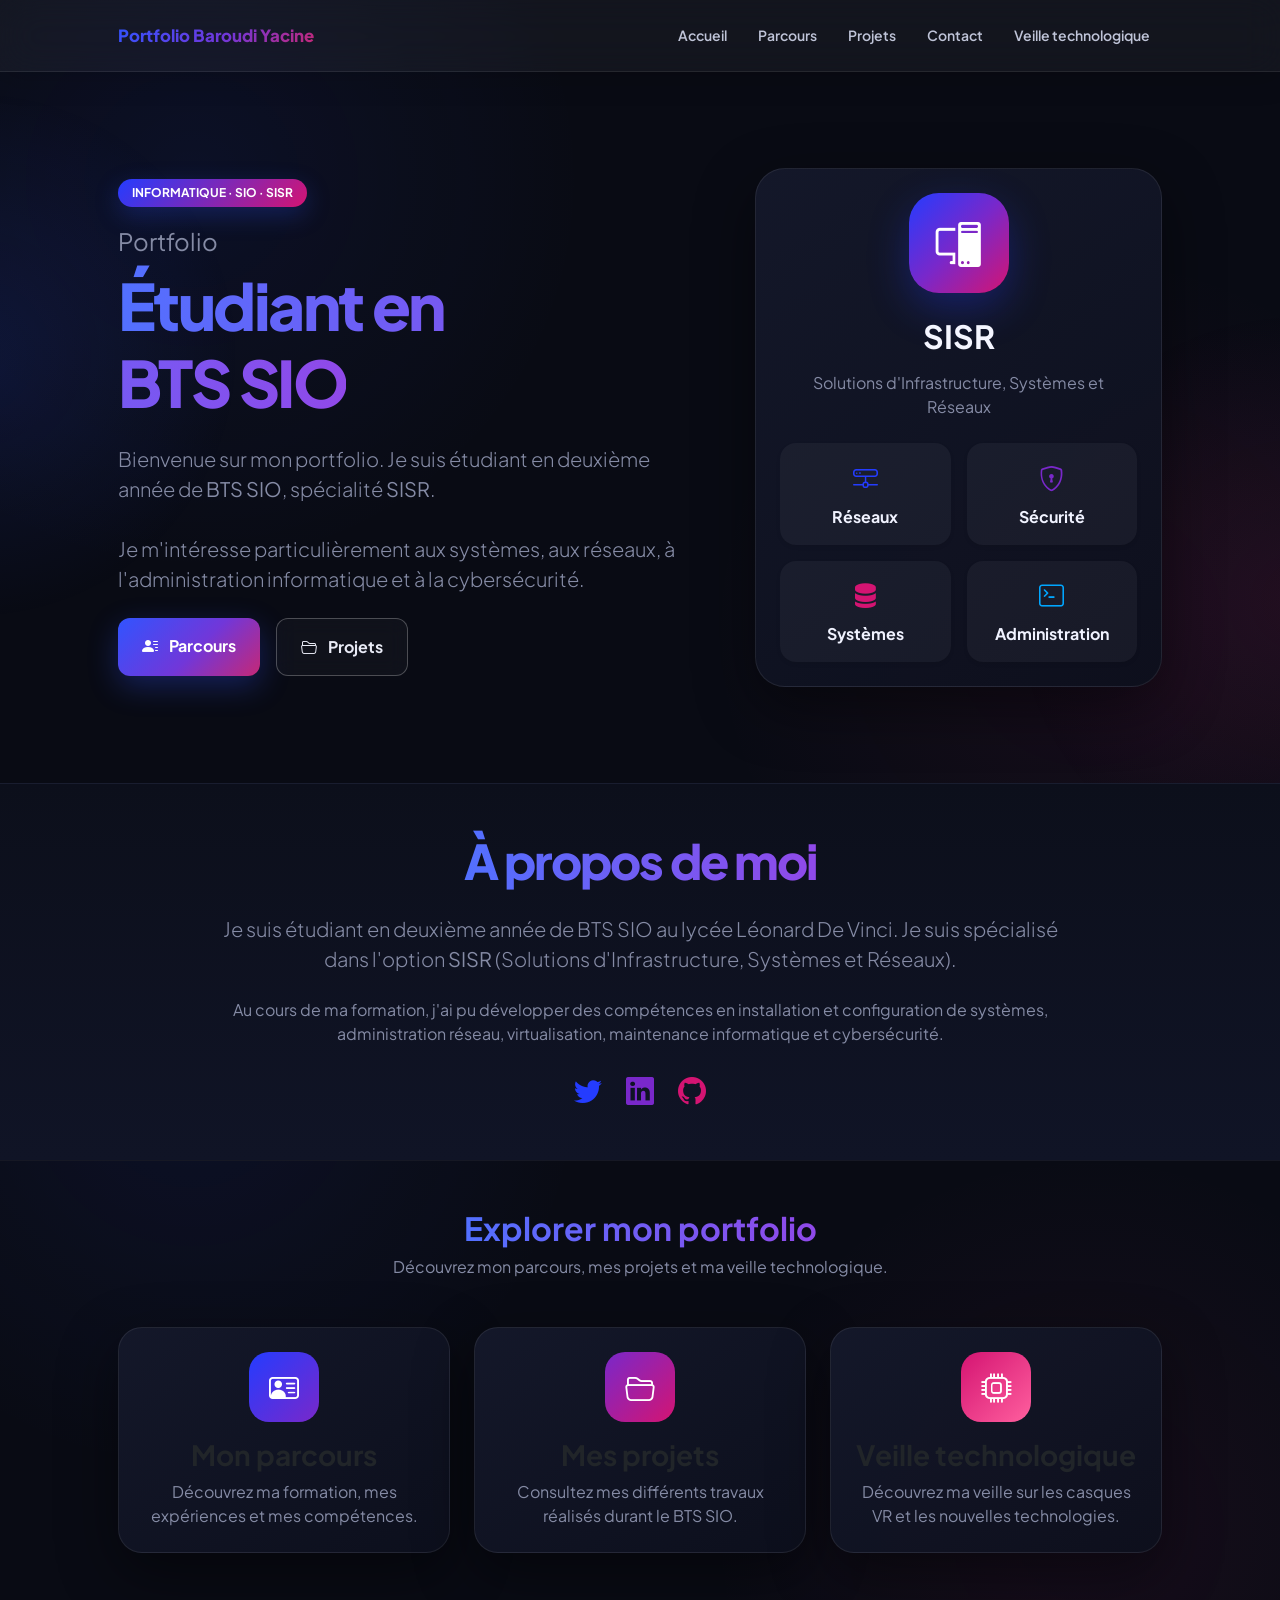
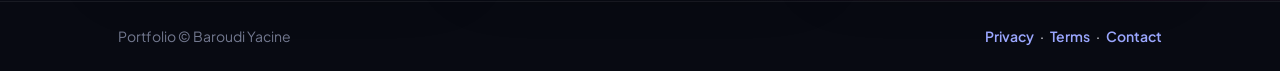
<file: index.html>
<!DOCTYPE html>
<html lang="fr">

<head>
    <meta charset="utf-8" />
    <meta name="viewport" content="width=device-width, initial-scale=1, shrink-to-fit=no" />

    <meta name="description" content="Portfolio de Baroudi Yacine - Étudiant en BTS SIO SISR" />
    <meta name="author" content="Baroudi Yacine" />

    <title>Portfolio - Accueil</title>

    <!-- Favicon -->
    <link rel="icon" type="image/x-icon" href="assets/favicon.ico" />

    <!-- Google Font -->
    <link rel="preconnect" href="https://fonts.googleapis.com" />
    <link rel="preconnect" href="https://fonts.gstatic.com" crossorigin />

    <link
        href="https://fonts.googleapis.com/css2?family=Plus+Jakarta+Sans:wght@100;200;300;400;500;600;700;800;900&display=swap"
        rel="stylesheet"
    />

    <!-- Bootstrap Icons -->
    <link
        href="https://cdn.jsdelivr.net/npm/bootstrap-icons@1.8.1/font/bootstrap-icons.css"
        rel="stylesheet"
    />

    <!-- Bootstrap / CSS principal -->
    <link href="css/styles.css" rel="stylesheet" />

    <!-- CSS personnalisé ACCUEIL -->
    <link href="css/acceuil.css" rel="stylesheet" />
</head>


<body class="d-flex flex-column h-100">

    <main class="flex-shrink-0">

        <!-- =====================================================
             NAVIGATION
        ====================================================== -->

        <nav class="navbar navbar-expand-lg navbar-light bg-white py-3">

            <div class="container px-5">

                <!-- Logo -->
                <a class="navbar-brand" href="index.html">
                    <span class="fw-bolder text-primary">
                        Portfolio Baroudi Yacine
                    </span>
                </a>


                <!-- Menu mobile -->
                <button
                    class="navbar-toggler"
                    type="button"
                    data-bs-toggle="collapse"
                    data-bs-target="#navbarSupportedContent"
                    aria-controls="navbarSupportedContent"
                    aria-expanded="false"
                    aria-label="Ouvrir le menu"
                >
                    <span class="navbar-toggler-icon"></span>
                </button>


                <!-- Menu -->
                <div
                    class="collapse navbar-collapse"
                    id="navbarSupportedContent"
                >

                    <ul class="navbar-nav ms-auto mb-2 mb-lg-0 small fw-bolder">

                        <li class="nav-item">
                            <a class="nav-link active" href="index.html">
                                Accueil
                            </a>
                        </li>

                        <li class="nav-item">
                            <a class="nav-link" href="resume.html">
                                Parcours
                            </a>
                        </li>

                        <li class="nav-item">
                            <a class="nav-link" href="projects.html">
                                Projets
                            </a>
                        </li>

                        <li class="nav-item">
                            <a class="nav-link" href="contact.html">
                                Contact
                            </a>
                        </li>

                        <li class="nav-item">
                            <a class="nav-link" href="veilletechnologique.html">
                                Veille technologique
                            </a>
                        </li>

                    </ul>

                </div>

            </div>

        </nav>



        <!-- =====================================================
             HERO
        ====================================================== -->

        <section class="py-5">

            <div class="container px-5 my-5">

                <div class="row gx-5 align-items-center">

                    <!-- TEXTE -->
                    <div class="col-lg-7">

                        <!-- Petit badge -->
                        <div class="mb-3">

                            <span
                                class="badge"
                                style="
                                    background: linear-gradient(
                                        135deg,
                                        #243cff,
                                        #d41472
                                    );
                                    color: white;
                                    padding: 8px 14px;
                                    border-radius: 20px;
                                    font-weight: 700;
                                "
                            >
                                INFORMATIQUE · SIO · SISR
                            </span>

                        </div>


                        <!-- Petit titre -->
                        <div class="fs-4 mb-2 text-muted">
                            Portfolio
                        </div>


                        <!-- Grand titre -->
                        <h1 class="display-3 fw-bolder mb-4">

                            <span class="text-gradient">
                                Étudiant en<br />
                                BTS SIO
                            </span>

                        </h1>


                        <!-- Description -->
                        <p class="lead text-muted mb-4">

                            Bienvenue sur mon portfolio.
                            Je suis étudiant en deuxième année de
                            <strong>BTS SIO</strong>, spécialité
                            <strong>SISR</strong>.

                            <br /><br />

                            Je m'intéresse particulièrement aux
                            systèmes, aux réseaux, à l'administration
                            informatique et à la cybersécurité.

                        </p>


                        <!-- Boutons -->
                        <div class="d-flex flex-wrap gap-3">

                            <a
                                class="btn btn-primary px-4 py-3"
                                href="resume.html"
                            >

                                <i class="bi bi-person-lines-fill me-2"></i>

                                Parcours

                            </a>


                            <a
                                class="btn btn-outline-dark px-4 py-3"
                                href="projects.html"
                            >

                                <i class="bi bi-folder2-open me-2"></i>

                                Projets

                            </a>

                        </div>

                    </div>



                    <!-- COTE DROIT -->
                    <div class="col-lg-5 mt-5 mt-lg-0">

                        <div class="text-center">

                            <!-- Carte futuriste -->
                            <div
                                class="card border-0 shadow-lg p-4"
                                style="
                                    border-radius: 30px !important;
                                    background:
                                    linear-gradient(
                                        145deg,
                                        rgba(36,60,255,0.08),
                                        rgba(212,20,114,0.08)
                                    );
                                "
                            >

                                <!-- Icône -->
                                <div
                                    class="mx-auto mb-4 d-flex align-items-center justify-content-center"
                                    style="
                                        width: 100px;
                                        height: 100px;
                                        border-radius: 30px;
                                        background:
                                        linear-gradient(
                                            135deg,
                                            #243cff,
                                            #7928ca,
                                            #d41472
                                        );
                                        color: white;
                                        font-size: 45px;
                                        box-shadow:
                                        0 15px 40px
                                        rgba(36,60,255,0.30);
                                    "
                                >

                                    <i class="bi bi-pc-display"></i>

                                </div>


                                <h2 class="fw-bolder mb-3">

                                    SISR

                                </h2>


                                <p class="text-muted mb-4">

                                    Solutions d'Infrastructure,
                                    Systèmes et Réseaux

                                </p>


                                <!-- Petites compétences -->
                                <div class="row g-3">

                                    <div class="col-6">

                                        <div class="p-3 rounded-4 bg-white shadow-sm">

                                            <i
                                                class="bi bi-hdd-network"
                                                style="
                                                    color:#243cff;
                                                    font-size:25px;
                                                "
                                            ></i>

                                            <div class="fw-bold mt-2">
                                                Réseaux
                                            </div>

                                        </div>

                                    </div>


                                    <div class="col-6">

                                        <div class="p-3 rounded-4 bg-white shadow-sm">

                                            <i
                                                class="bi bi-shield-lock"
                                                style="
                                                    color:#7928ca;
                                                    font-size:25px;
                                                "
                                            ></i>

                                            <div class="fw-bold mt-2">
                                                Sécurité
                                            </div>

                                        </div>

                                    </div>


                                    <div class="col-6">

                                        <div class="p-3 rounded-4 bg-white shadow-sm">

                                            <i
                                                class="bi bi-server"
                                                style="
                                                    color:#d41472;
                                                    font-size:25px;
                                                "
                                            ></i>

                                            <div class="fw-bold mt-2">
                                                Systèmes
                                            </div>

                                        </div>

                                    </div>


                                    <div class="col-6">

                                        <div class="p-3 rounded-4 bg-white shadow-sm">

                                            <i
                                                class="bi bi-terminal"
                                                style="
                                                    color:#00a6ff;
                                                    font-size:25px;
                                                "
                                            ></i>

                                            <div class="fw-bold mt-2">
                                                Administration
                                            </div>

                                        </div>

                                    </div>

                                </div>

                            </div>

                        </div>

                    </div>

                </div>

            </div>

        </section>



        <!-- =====================================================
             A PROPOS DE MOI
        ====================================================== -->

        <section class="py-5 bg-light">

            <div class="container px-5">

                <div class="row gx-5 justify-content-center">

                    <div class="col-lg-10">

                        <div class="text-center">

                            <h2 class="display-5 fw-bolder mb-4">

                                <span class="text-gradient">
                                    À propos de moi
                                </span>

                            </h2>


                            <p class="lead text-muted mb-4">

                                Je suis étudiant en deuxième année de
                                BTS SIO au lycée Léonard De Vinci.

                                Je suis spécialisé dans l'option
                                <strong>SISR</strong>
                                (Solutions d'Infrastructure,
                                Systèmes et Réseaux).

                            </p>


                            <p class="text-muted">

                                Au cours de ma formation, j'ai pu
                                développer des compétences en
                                installation et configuration de
                                systèmes, administration réseau,
                                virtualisation, maintenance informatique
                                et cybersécurité.

                            </p>


                            <!-- Réseaux sociaux -->

                            <div class="d-flex justify-content-center gap-4 mt-4">

                                <a
                                    href="#"
                                    class="text-decoration-none"
                                    title="Twitter"
                                >

                                    <i
                                        class="bi bi-twitter"
                                        style="
                                            font-size: 28px;
                                            color:#243cff;
                                        "
                                    ></i>

                                </a>


                                <a
                                    href="#"
                                    class="text-decoration-none"
                                    title="LinkedIn"
                                >

                                    <i
                                        class="bi bi-linkedin"
                                        style="
                                            font-size: 28px;
                                            color:#7928ca;
                                        "
                                    ></i>

                                </a>


                                <a
                                    href="https://github.com/"
                                    class="text-decoration-none"
                                    title="GitHub"
                                >

                                    <i
                                        class="bi bi-github"
                                        style="
                                            font-size: 28px;
                                            color:#d41472;
                                        "
                                    ></i>

                                </a>

                            </div>

                        </div>

                    </div>

                </div>

            </div>

        </section>



        <!-- =====================================================
             NAVIGATION RAPIDE
        ====================================================== -->

        <section class="py-5">

            <div class="container px-5">

                <div class="text-center mb-5">

                    <h2 class="fw-bolder">

                        <span class="text-gradient">
                            Explorer mon portfolio
                        </span>

                    </h2>

                    <p class="text-muted">
                        Découvrez mon parcours, mes projets et ma veille
                        technologique.
                    </p>

                </div>


                <div class="row gx-4 gy-4">


                    <!-- PARCOURS -->

                    <div class="col-md-4">

                        <a
                            href="resume.html"
                            class="text-decoration-none"
                        >

                            <div class="card h-100 p-4 text-center">

                                <div
                                    class="mx-auto mb-3 d-flex align-items-center justify-content-center"
                                    style="
                                        width:70px;
                                        height:70px;
                                        border-radius:20px;
                                        background:
                                        linear-gradient(
                                            135deg,
                                            #243cff,
                                            #7928ca
                                        );
                                        color:white;
                                        font-size:30px;
                                    "
                                >

                                    <i class="bi bi-person-vcard"></i>

                                </div>


                                <h3 class="fw-bold text-dark">
                                    Mon parcours
                                </h3>


                                <p class="text-muted mb-0">

                                    Découvrez ma formation,
                                    mes expériences et mes compétences.

                                </p>

                            </div>

                        </a>

                    </div>



                    <!-- PROJETS -->

                    <div class="col-md-4">

                        <a
                            href="projects.html"
                            class="text-decoration-none"
                        >

                            <div class="card h-100 p-4 text-center">

                                <div
                                    class="mx-auto mb-3 d-flex align-items-center justify-content-center"
                                    style="
                                        width:70px;
                                        height:70px;
                                        border-radius:20px;
                                        background:
                                        linear-gradient(
                                            135deg,
                                            #7928ca,
                                            #d41472
                                        );
                                        color:white;
                                        font-size:30px;
                                    "
                                >

                                    <i class="bi bi-folder2-open"></i>

                                </div>


                                <h3 class="fw-bold text-dark">
                                    Mes projets
                                </h3>


                                <p class="text-muted mb-0">

                                    Consultez mes différents travaux
                                    réalisés durant le BTS SIO.

                                </p>

                            </div>

                        </a>

                    </div>



                    <!-- VEILLE -->

                    <div class="col-md-4">

                        <a
                            href="veilletechnologique.html"
                            class="text-decoration-none"
                        >

                            <div class="card h-100 p-4 text-center">

                                <div
                                    class="mx-auto mb-3 d-flex align-items-center justify-content-center"
                                    style="
                                        width:70px;
                                        height:70px;
                                        border-radius:20px;
                                        background:
                                        linear-gradient(
                                            135deg,
                                            #d41472,
                                            #ff5f9e
                                        );
                                        color:white;
                                        font-size:30px;
                                    "
                                >

                                    <i class="bi bi-cpu"></i>

                                </div>


                                <h3 class="fw-bold text-dark">
                                    Veille technologique
                                </h3>


                                <p class="text-muted mb-0">

                                    Découvrez ma veille sur les
                                    casques VR et les nouvelles technologies.

                                </p>

                            </div>

                        </a>

                    </div>

                </div>

            </div>

        </section>

    </main>



    <!-- =====================================================
         FOOTER
    ====================================================== -->

    <footer class="py-4 mt-auto">

        <div class="container px-5">

            <div
                class="d-flex flex-column flex-sm-row
                       align-items-center justify-content-between"
            >

                <div class="small text-muted">

                    Portfolio © Baroudi Yacine

                </div>


                <div class="small">

                    <a href="#">
                        Privacy
                    </a>

                    <span class="mx-1">·</span>

                    <a href="#">
                        Terms
                    </a>

                    <span class="mx-1">·</span>

                    <a href="contact.html">
                        Contact
                    </a>

                </div>

            </div>

        </div>

    </footer>



    <!-- =====================================================
         BOOTSTRAP JAVASCRIPT
    ====================================================== -->

    <script
        src="https://cdn.jsdelivr.net/npm/bootstrap@5.2.3/dist/js/bootstrap.bundle.min.js">
    </script>

</body>

</html>
</file>
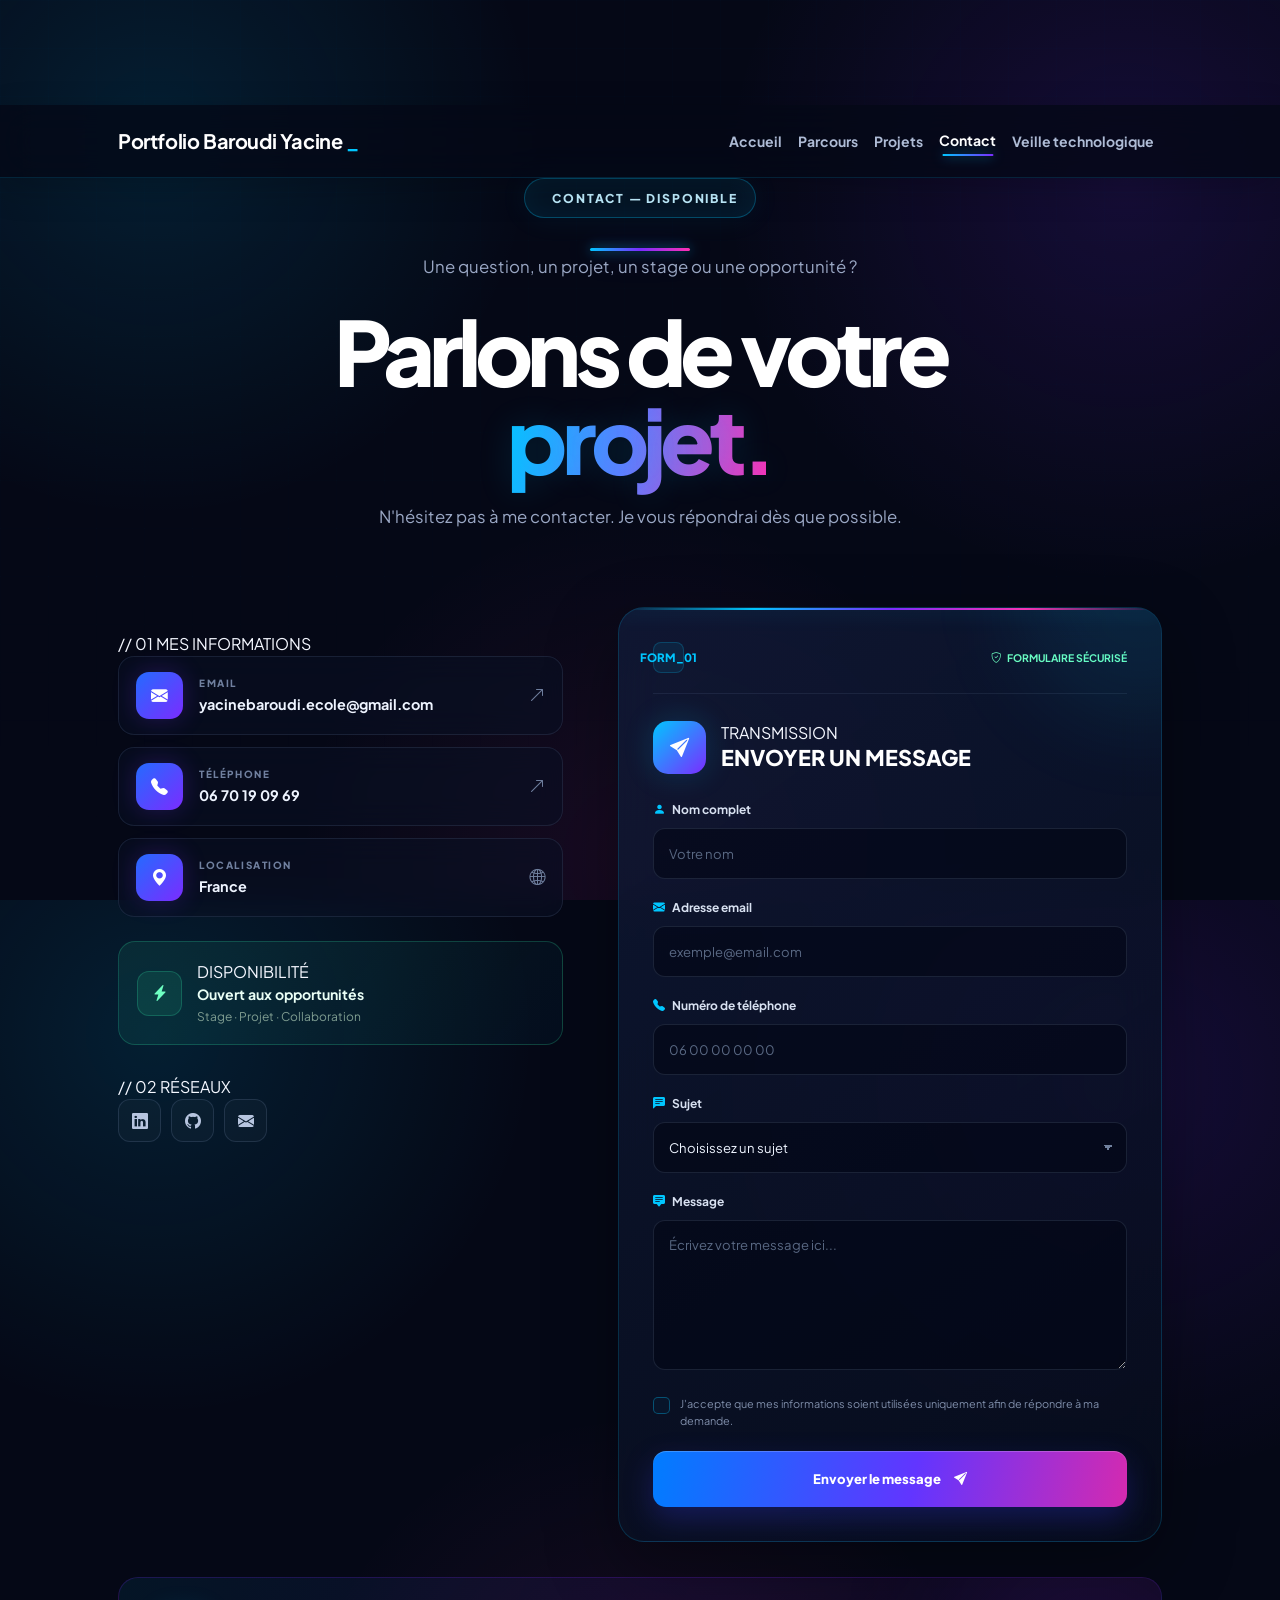
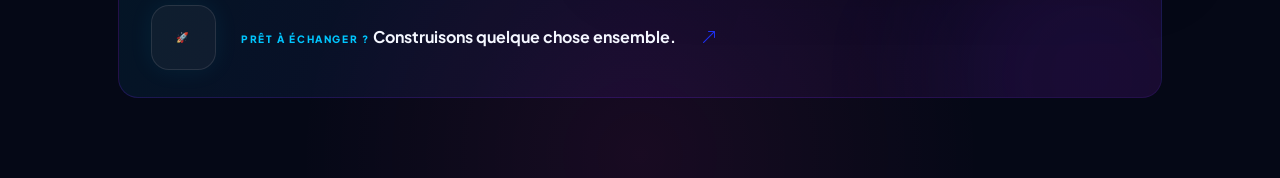
<file: contact.html>
<!DOCTYPE html>
<html lang="fr">

<head>
    <meta charset="utf-8">

    <meta name="viewport"
          content="width=device-width, initial-scale=1, shrink-to-fit=no">

    <meta name="description"
          content="Portfolio de Baroudi Yacine - Contact">

    <meta name="author"
          content="Baroudi Yacine">

    <title>Portfolio - Contact</title>

    <link rel="icon"
          type="image/x-icon"
          href="assets/favicon.ico">

    <!-- Google Font -->
    <link rel="preconnect"
          href="https://fonts.googleapis.com">

    <link rel="preconnect"
          href="https://fonts.gstatic.com"
          crossorigin>

    <link href="https://fonts.googleapis.com/css2?family=Plus+Jakarta+Sans:wght@300;400;500;600;700;800&display=swap"
          rel="stylesheet">

    <!-- Bootstrap Icons -->
    <link href="https://cdn.jsdelivr.net/npm/bootstrap-icons@1.8.1/font/bootstrap-icons.css"
          rel="stylesheet">

    <!-- CSS principal -->
    <link href="css/styles.css"
          rel="stylesheet">

    <!-- CSS futuriste Contact -->
    <link href="css/contact.css"
          rel="stylesheet">
</head>


<body class="contact-page">

    <!-- ================================= -->
    <!-- ARRIÈRE-PLAN FUTURISTE -->
    <!-- ================================= -->

    <div class="background-glow glow-one"></div>
    <div class="background-glow glow-two"></div>
    <div class="background-grid"></div>


    <main class="flex-shrink-0">

        <!-- ================================= -->
        <!-- NAVBAR -->
        <!-- ================================= -->

        <nav class="navbar navbar-expand-lg navbar-light bg-white py-3">

            <div class="container px-5">

                <a class="navbar-brand"
                   href="index.html">

                    <span class="fw-bolder text-primary">
                        Portfolio Baroudi Yacine
                    </span>

                </a>


                <button class="navbar-toggler"
                        type="button"
                        data-bs-toggle="collapse"
                        data-bs-target="#navbarSupportedContent"
                        aria-controls="navbarSupportedContent"
                        aria-expanded="false"
                        aria-label="Menu">

                    <span class="navbar-toggler-icon"></span>

                </button>


                <div class="collapse navbar-collapse"
                     id="navbarSupportedContent">

                    <ul class="navbar-nav ms-auto mb-2 mb-lg-0 small fw-bolder">

                        <li class="nav-item">
                            <a class="nav-link"
                               href="index.html">
                                Accueil
                            </a>
                        </li>

                        <li class="nav-item">
                            <a class="nav-link"
                               href="resume.html">
                                Parcours
                            </a>
                        </li>

                        <li class="nav-item">
                            <a class="nav-link"
                               href="projects.html">
                                Projets
                            </a>
                        </li>

                        <li class="nav-item">
                            <a class="nav-link active"
                               href="contact.html">
                                Contact
                            </a>
                        </li>

                        <li class="nav-item">
                            <a class="nav-link"
                               href="veilletechnologique.html">
                                Veille technologique
                            </a>
                        </li>

                    </ul>

                </div>

            </div>

        </nav>


        <!-- ================================= -->
        <!-- SECTION CONTACT -->
        <!-- ================================= -->

        <section class="contact-section">

            <div class="container px-5">


                <!-- ================================= -->
                <!-- EN-TÊTE -->
                <!-- ================================= -->

                <div class="contact-header">

                    <div class="contact-badge">

                        <span class="status-dot"></span>

                        CONTACT — DISPONIBLE

                    </div>


                    <div class="contact-line"></div>


                    <p class="contact-intro">
                        Une question, un projet, un stage ou une opportunité ?
                    </p>


                    <h1>

                        Parlons de votre
                        <span>projet.</span>

                    </h1>


                    <p class="contact-description">

                        N'hésitez pas à me contacter.
                        Je vous répondrai dès que possible.

                    </p>

                </div>


                <!-- ================================= -->
                <!-- GRILLE PRINCIPALE -->
                <!-- ================================= -->

                <div class="contact-grid">


                    <!-- ================================= -->
                    <!-- INFORMATIONS -->
                    <!-- ================================= -->

                    <div class="contact-information">


                        <div class="section-mini-title">

                            <span>// 01</span>

                            MES INFORMATIONS

                        </div>


                        <!-- EMAIL -->

                        <a href="mailto:yacinebaroudi.ecole@gmail.com"
                           class="contact-info-card">

                            <div class="info-icon">

                                <i class="bi bi-envelope-fill"></i>

                            </div>


                            <div class="info-content">

                                <span class="info-label">
                                    EMAIL
                                </span>

                                <strong>
                                    yacinebaroudi.ecole@gmail.com
                                </strong>

                            </div>


                            <i class="bi bi-arrow-up-right info-arrow"></i>

                        </a>


                        <!-- TÉLÉPHONE -->

                        <a href="tel:+33670190969"
                           class="contact-info-card">

                            <div class="info-icon">

                                <i class="bi bi-telephone-fill"></i>

                            </div>


                            <div class="info-content">

                                <span class="info-label">
                                    TÉLÉPHONE
                                </span>

                                <strong>
                                    06 70 19 09 69
                                </strong>

                            </div>


                            <i class="bi bi-arrow-up-right info-arrow"></i>

                        </a>


                        <!-- LOCALISATION -->

                        <div class="contact-info-card">

                            <div class="info-icon">

                                <i class="bi bi-geo-alt-fill"></i>

                            </div>


                            <div class="info-content">

                                <span class="info-label">
                                    LOCALISATION
                                </span>

                                <strong>
                                    France
                                </strong>

                            </div>


                            <i class="bi bi-globe2 info-arrow"></i>

                        </div>


                        <!-- DISPONIBILITÉ -->

                        <div class="availability-card">

                            <div class="availability-icon">

                                <i class="bi bi-lightning-charge-fill"></i>

                            </div>


                            <div>

                                <span class="info-label">
                                    DISPONIBILITÉ
                                </span>

                                <strong>
                                    Ouvert aux opportunités
                                </strong>

                                <p>
                                    Stage · Projet · Collaboration
                                </p>

                            </div>


                            <span class="availability-dot"></span>

                        </div>


                        <!-- ================================= -->
                        <!-- RÉSEAUX -->
                        <!-- ================================= -->

                        <div class="social-area">

                            <div class="section-mini-title">

                                <span>// 02</span>

                                RÉSEAUX

                            </div>


                            <div class="social-links">


                                <a href="#"
                                   class="social-link"
                                   aria-label="LinkedIn">

                                    <i class="bi bi-linkedin"></i>

                                </a>


                                <a href="#"
                                   class="social-link"
                                   aria-label="GitHub">

                                    <i class="bi bi-github"></i>

                                </a>


                                <a href="mailto:yacinebaroudi.ecole@gmail.com"
                                   class="social-link"
                                   aria-label="Email">

                                    <i class="bi bi-envelope-fill"></i>

                                </a>


                            </div>

                        </div>

                    </div>


                    <!-- ================================= -->
                    <!-- FORMULAIRE -->
                    <!-- ================================= -->

                    <div class="contact-form-card">


                        <div class="form-top">

                            <span class="form-number">
                                FORM_01
                            </span>


                            <span class="secure">

                                <i class="bi bi-shield-check"></i>

                                FORMULAIRE SÉCURISÉ

                            </span>

                        </div>


                        <!-- TITRE FORMULAIRE -->

                        <div class="form-heading">

                            <div class="form-icon">

                                <i class="bi bi-send-fill"></i>

                            </div>


                            <div>

                                <span class="form-kicker">
                                    TRANSMISSION
                                </span>

                                <h2>
                                    ENVOYER UN MESSAGE
                                </h2>

                            </div>

                        </div>


                        <!-- ================================= -->
                        <!-- FORMULAIRE FORMSubmit -->
                        <!-- ================================= -->

                        <form class="contact-form"
                              id="contactForm"
                              action="https://formsubmit.co/ajax/yacinebaroudi.ecole@gmail.com"
                              method="POST">


                            <!-- Sujet du mail reçu -->

                            <input type="hidden"
                                   name="_subject"
                                   value="📩 Nouveau message depuis mon portfolio">


                            <!-- Mise en forme du mail -->

                            <input type="hidden"
                                   name="_template"
                                   value="table">


                            <!-- Anti-spam -->

                            <input type="text"
                                   name="_honey"
                                   tabindex="-1"
                                   autocomplete="off"
                                   style="display:none;">


                            <!-- ================================= -->
                            <!-- NOM -->
                            <!-- ================================= -->

                            <div class="form-group">

                                <label for="name">

                                    <i class="bi bi-person-fill"></i>

                                    Nom complet

                                </label>


                                <input type="text"
                                       id="name"
                                       name="name"
                                       placeholder="Votre nom"
                                       autocomplete="name"
                                       required>

                            </div>


                            <!-- ================================= -->
                            <!-- EMAIL -->
                            <!-- ================================= -->

                            <div class="form-group">

                                <label for="email">

                                    <i class="bi bi-envelope-fill"></i>

                                    Adresse email

                                </label>


                                <input type="email"
                                       id="email"
                                       name="email"
                                       placeholder="exemple@email.com"
                                       autocomplete="email"
                                       required>

                            </div>


                            <!-- ================================= -->
                            <!-- TÉLÉPHONE -->
                            <!-- ================================= -->

                            <div class="form-group">

                                <label for="phone">

                                    <i class="bi bi-telephone-fill"></i>

                                    Numéro de téléphone

                                </label>


                                <input type="tel"
                                       id="phone"
                                       name="phone"
                                       placeholder="06 00 00 00 00"
                                       autocomplete="tel">

                            </div>


                            <!-- ================================= -->
                            <!-- SUJET -->
                            <!-- ================================= -->

                            <div class="form-group">

                                <label for="subject">

                                    <i class="bi bi-chat-left-text-fill"></i>

                                    Sujet

                                </label>


                                <select id="subject"
                                        name="subject"
                                        required>

                                    <option value=""
                                            selected
                                            disabled>

                                        Choisissez un sujet

                                    </option>


                                    <option value="Question concernant le portfolio">

                                        Question concernant le portfolio

                                    </option>


                                    <option value="Projet">

                                        Projet

                                    </option>


                                    <option value="Stage">

                                        Stage

                                    </option>


                                    <option value="Opportunité professionnelle">

                                        Opportunité professionnelle

                                    </option>


                                    <option value="Autre">

                                        Autre

                                    </option>

                                </select>

                            </div>


                            <!-- ================================= -->
                            <!-- MESSAGE -->
                            <!-- ================================= -->

                            <div class="form-group">

                                <label for="message">

                                    <i class="bi bi-chat-square-text-fill"></i>

                                    Message

                                </label>


                                <textarea id="message"
                                          name="message"
                                          rows="6"
                                          placeholder="Écrivez votre message ici..."
                                          required></textarea>

                            </div>


                            <!-- ================================= -->
                            <!-- CONSENTEMENT -->
                            <!-- ================================= -->

                            <label class="privacy-checkbox">

                                <input type="checkbox"
                                       name="consent"
                                       value="Oui"
                                       required>


                                <span class="custom-checkbox"></span>


                                <span>

                                    J'accepte que mes informations soient
                                    utilisées uniquement afin de répondre
                                    à ma demande.

                                </span>

                            </label>


                            <!-- ================================= -->
                            <!-- BOUTON ENVOYER -->
                            <!-- ================================= -->

                            <button type="submit"
                                    class="contact-submit"
                                    id="contactSubmit">

                                <span>
                                    Envoyer le message
                                </span>

                                <i class="bi bi-send-fill"></i>

                            </button>


                            <!-- ================================= -->
                            <!-- RETOUR ENVOI -->
                            <!-- ================================= -->

                            <div class="form-status"
                                 id="formStatus"
                                 role="status"
                                 aria-live="polite">
                            </div>


                        </form>

                    </div>

                </div>


                <!-- ================================= -->
                <!-- BLOC FINAL -->
                <!-- ================================= -->

                <div class="contact-bottom">

                    <div class="contact-bottom-card">


                        <span class="bottom-emoji">
                            🚀
                        </span>


                        <div>

                            <span class="bottom-kicker">
                                PRÊT À ÉCHANGER ?
                            </span>


                            <strong>
                                Construisons quelque chose ensemble.
                            </strong>

                        </div>


                        <a href="mailto:yacinebaroudi.ecole@gmail.com"
                           class="bottom-link">

                            <i class="bi bi-arrow-up-right"></i>

                        </a>


                    </div>

                </div>

            </div>

        </section>

    </main>


    <!-- ================================= -->
    <!-- BOOTSTRAP JAVASCRIPT -->
    <!-- ================================= -->

    <script src="https://cdn.jsdelivr.net/npm/bootstrap@5.3.3/dist/js/bootstrap.bundle.min.js"></script>


    <!-- ================================= -->
    <!-- JAVASCRIPT DU FORMULAIRE -->
    <!-- ================================= -->

    <script>

        const form = document.getElementById("contactForm");

        const submitButton =
            document.getElementById("contactSubmit");

        const statusMessage =
            document.getElementById("formStatus");


        form.addEventListener("submit", async function (event) {

            event.preventDefault();


            /* Désactivation du bouton */

            submitButton.disabled = true;


            /* Sauvegarde du bouton */

            const originalButtonHTML =
                submitButton.innerHTML;


            /* Animation d'envoi */

            submitButton.innerHTML = `
                <span>Envoi en cours...</span>
                <i class="bi bi-arrow-repeat"></i>
            `;


            statusMessage.textContent =
                "Transmission du message...";


            statusMessage.className =
                "form-status loading";


            /* Récupération des données */

            const formData =
                new FormData(form);


            const data =
                Object.fromEntries(formData.entries());


            try {

                /* Envoi vers FormSubmit */

                const response = await fetch(
                    "https://formsubmit.co/ajax/yacinebaroudi.ecole@gmail.com",
                    {
                        method: "POST",

                        headers: {
                            "Content-Type": "application/json",
                            "Accept": "application/json"
                        },

                        body: JSON.stringify(data)
                    }
                );


                const result =
                    await response.json();


                /* Vérification */

                if (
                    !response.ok ||
                    result.success === false
                ) {

                    throw new Error(
                        "Erreur lors de l'envoi"
                    );

                }


                /* Succès */

                statusMessage.textContent =
                    "✅ Message envoyé avec succès ! Je vous répondrai rapidement.";


                statusMessage.className =
                    "form-status success";


                /* Réinitialisation */

                form.reset();


            } catch (error) {

                console.error(error);


                statusMessage.textContent =
                    "❌ Impossible d'envoyer le message. Vérifiez votre connexion puis réessayez.";


                statusMessage.className =
                    "form-status error";

            }


            /* Réactivation du bouton */

            submitButton.disabled = false;


            submitButton.innerHTML =
                originalButtonHTML;

        });

    </script>

</body>

</html>
</file>
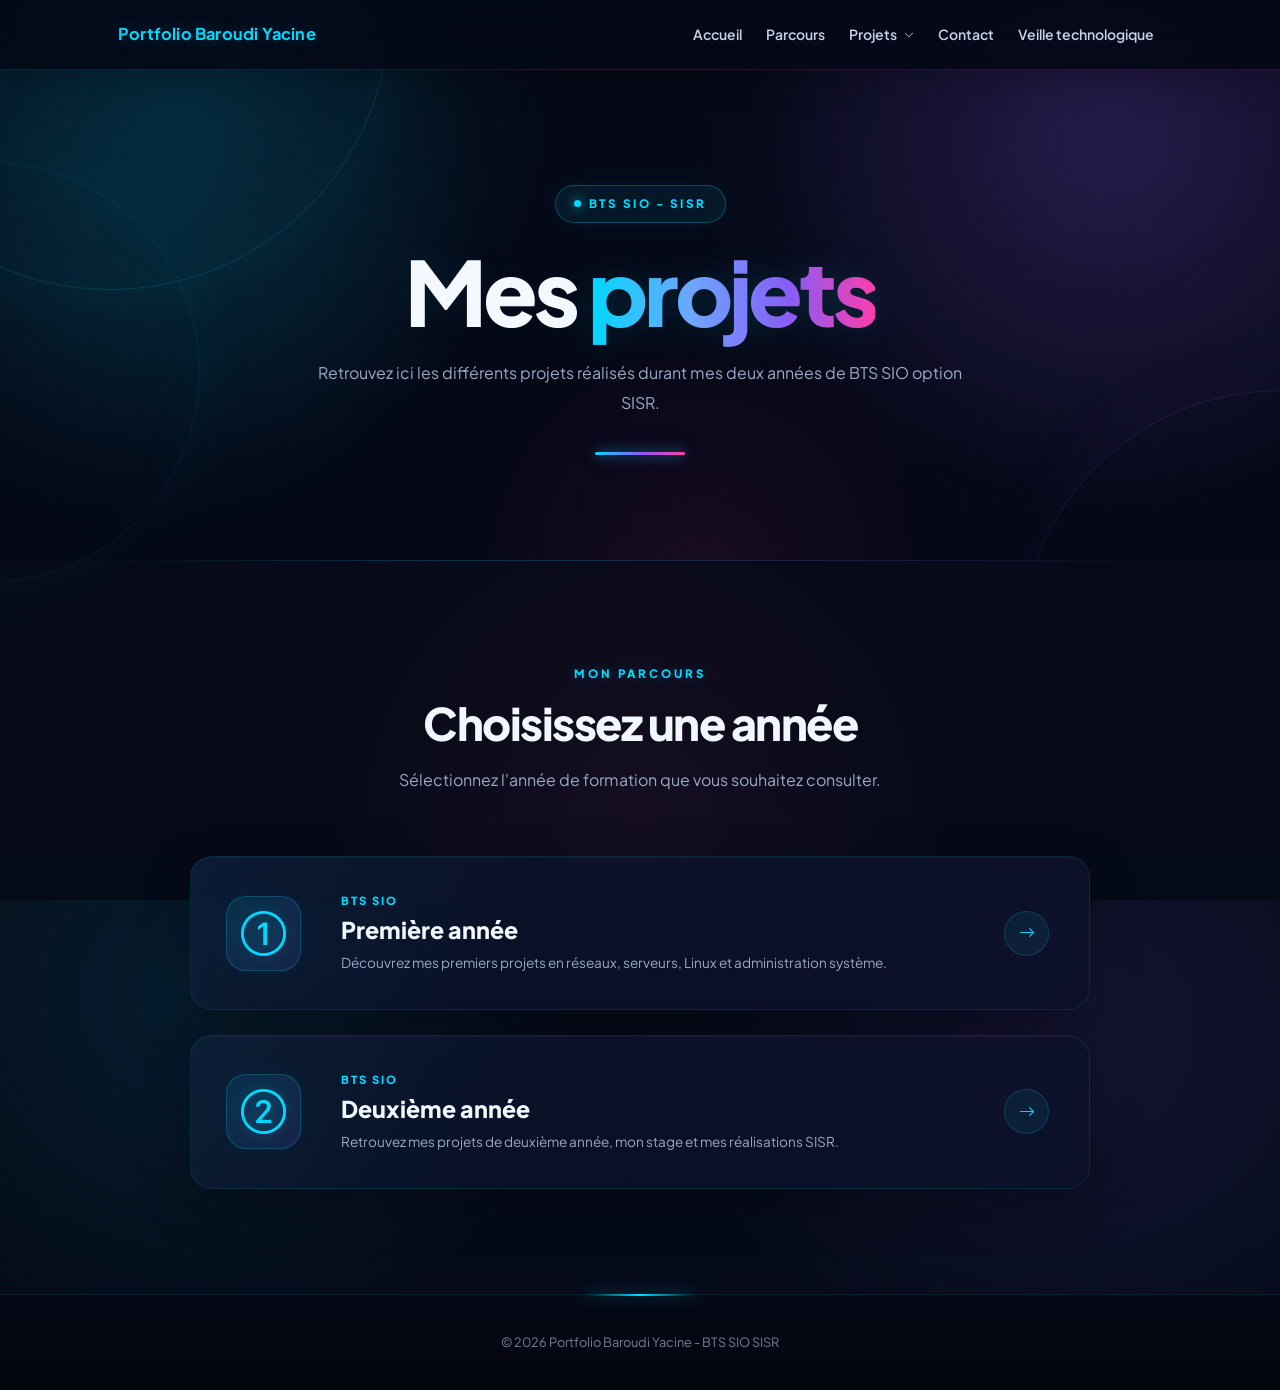
<file: projects.html>
<html lang="fr">
    <head>
        <meta charset="utf-8" />
        <meta name="viewport" content="width=device-width, initial-scale=1, shrink-to-fit=no" />

        <meta name="description" content="Portfolio Baroudi Yacine - Projets BTS SIO SISR" />
        <meta name="author" content="Baroudi Yacine" />

        <title>Portfolio - Projets</title>

        <link rel="icon" type="image/x-icon" href="assets/favicon.ico" />

        <link rel="preconnect" href="https://fonts.googleapis.com" />
        <link rel="preconnect" href="https://fonts.gstatic.com" crossorigin />

        <link href="https://fonts.googleapis.com/css2?family=Plus+Jakarta+Sans:wght@100;200;300;400;500;600;700;800;900&display=swap" rel="stylesheet" />

        <link href="https://cdn.jsdelivr.net/npm/bootstrap-icons@1.8.1/font/bootstrap-icons.css" rel="stylesheet" />

        <link href="css/styles.css" rel="stylesheet" />
        <link href="css/projets.css" rel="stylesheet" />
    </head>

    <body class="d-flex flex-column h-100">

        <main class="flex-shrink-0">

            <!-- NAVIGATION -->
            <nav class="navbar navbar-expand-lg navbar-light bg-white py-3">

                <div class="container px-5">

                    <a class="navbar-brand" href="index.html">
                        <span class="fw-bolder text-primary">
                            Portfolio Baroudi Yacine
                        </span>
                    </a>

                    <button
                        class="navbar-toggler"
                        type="button"
                        data-bs-toggle="collapse"
                        data-bs-target="#navbarSupportedContent">

                        <span class="navbar-toggler-icon"></span>

                    </button>

                    <div class="collapse navbar-collapse" id="navbarSupportedContent">

                        <ul class="navbar-nav ms-auto mb-2 mb-lg-0 small fw-bolder">

                            <li class="nav-item">
                                <a class="nav-link" href="index.html">
                                    Accueil
                                </a>
                            </li>

                            <li class="nav-item">
                                <a class="nav-link" href="resume.html">
                                    Parcours
                                </a>
                            </li>

                            <!-- PROJETS -->
                            <li class="nav-item projets-menu">

                                <a class="nav-link projets-link" href="projects.html">
                                    Projets
                                    <i class="bi bi-chevron-down"></i>
                                </a>

                                <div class="projets-dropdown">

                                    <a href="projets1.html">
                                        <i class="bi bi-1-circle"></i>
                                        1ère année
                                    </a>

                                    <a href="projets2.html">
                                        <i class="bi bi-2-circle"></i>
                                        2ème année
                                    </a>

                                </div>

                            </li>

                            <li class="nav-item">
                                <a class="nav-link" href="contact.html">
                                    Contact
                                </a>
                            </li>

                            <li class="nav-item">
                                <a class="nav-link" href="veilletechnologique.html">
                                    Veille technologique
                                </a>
                            </li>

                        </ul>

                    </div>

                </div>

            </nav>


            <!-- HEADER -->

            <section class="projets-header">

                <div class="container px-5">

                    <div class="projets-header-content">

                        <span class="projets-badge">
                            BTS SIO - SISR
                        </span>

                        <h1>
                            Mes <span>projets</span>
                        </h1>

                        <p>
                            Retrouvez ici les différents projets réalisés
                            durant mes deux années de BTS SIO option SISR.
                        </p>

                        <div class="header-line"></div>

                    </div>

                </div>

            </section>


            <!-- CHOIX DES ANNÉES -->

            <section class="choix-annee">

                <div class="container px-5">

                    <div class="section-title">

                        <span>
                            MON PARCOURS
                        </span>

                        <h2>
                            Choisissez une année
                        </h2>

                        <p>
                            Sélectionnez l'année de formation que vous souhaitez consulter.
                        </p>

                    </div>


                    <div class="annees-container">


                        <!-- 1ÈRE ANNÉE -->

                        <a href="projets1.html" class="annee-card">

                            <div class="annee-icon">
                                <i class="bi bi-1-circle"></i>
                            </div>

                            <div>

                                <span class="annee-label">
                                    BTS SIO
                                </span>

                                <h3>
                                    Première année
                                </h3>

                                <p>
                                    Découvrez mes premiers projets en réseaux,
                                    serveurs, Linux et administration système.
                                </p>

                            </div>

                            <div class="annee-arrow">
                                <i class="bi bi-arrow-right"></i>
                            </div>

                        </a>


                        <!-- 2ÈME ANNÉE -->

                        <a href="projets2.html" class="annee-card">

                            <div class="annee-icon">
                                <i class="bi bi-2-circle"></i>
                            </div>

                            <div>

                                <span class="annee-label">
                                    BTS SIO
                                </span>

                                <h3>
                                    Deuxième année
                                </h3>

                                <p>
                                    Retrouvez mes projets de deuxième année,
                                    mon stage et mes réalisations SISR.
                                </p>

                            </div>

                            <div class="annee-arrow">
                                <i class="bi bi-arrow-right"></i>
                            </div>

                        </a>

                    </div>

                </div>

            </section>


            <!-- FOOTER -->

            <footer class="projects-footer">

                <p>
                    © 2026 Portfolio Baroudi Yacine -
                    BTS SIO SISR
                </p>

            </footer>

        </main>


        <script src="https://cdn.jsdelivr.net/npm/bootstrap@5.3.2/dist/js/bootstrap.bundle.min.js"></script>

    </body>
</html>
</file>
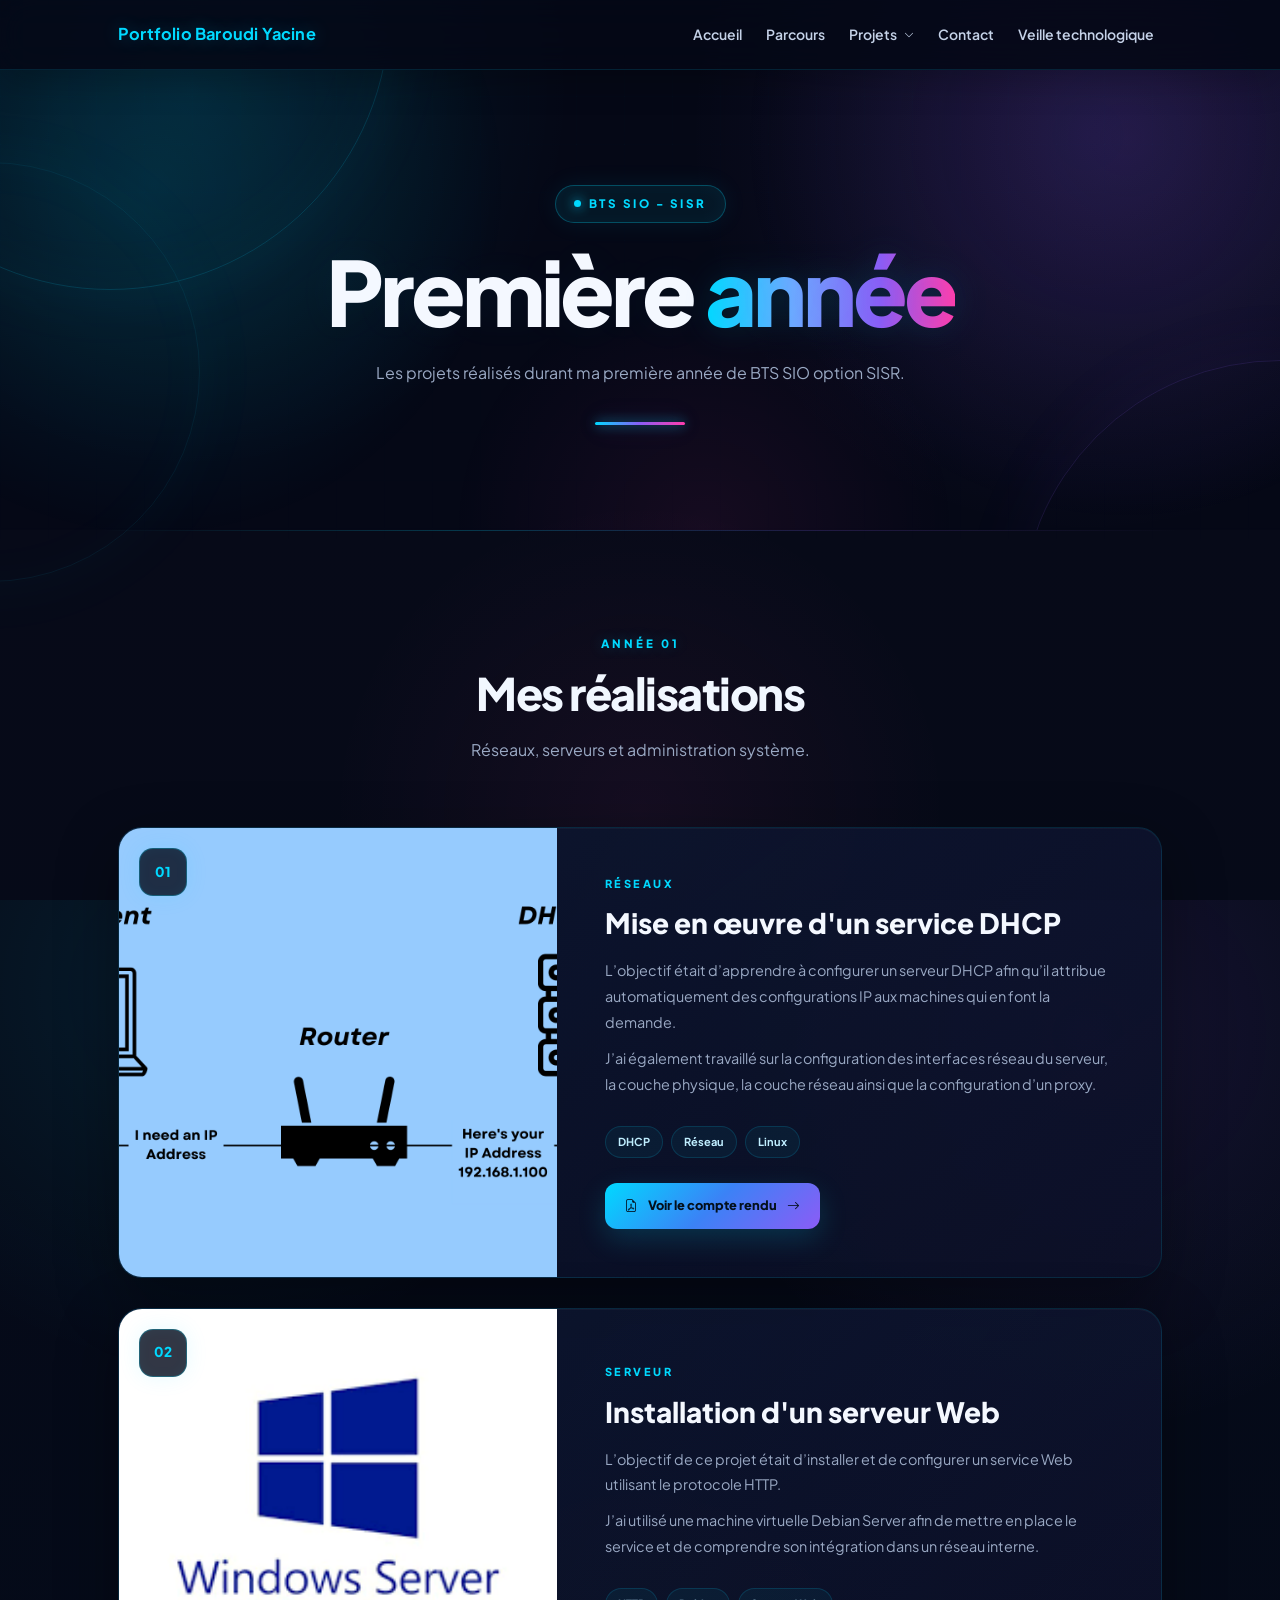
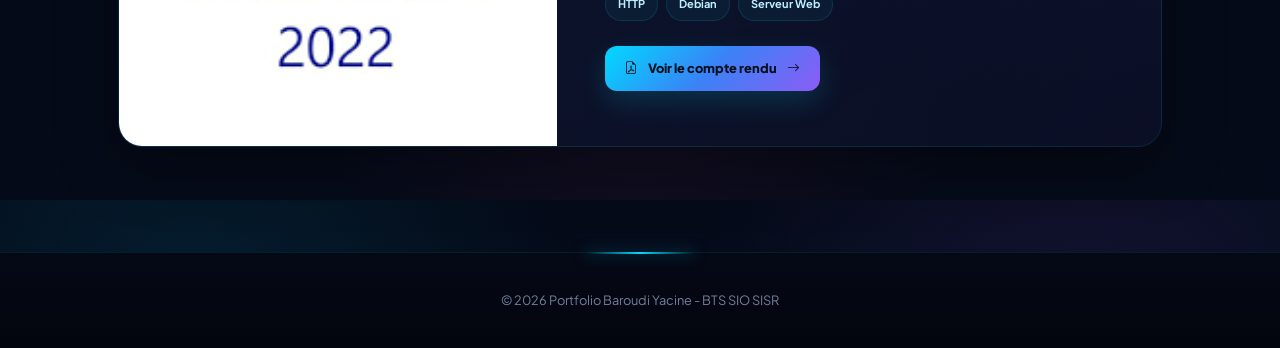
<file: projets1.html>
<html lang="fr">
    <head>

        <meta charset="utf-8" />

        <meta name="viewport"
              content="width=device-width, initial-scale=1, shrink-to-fit=no" />

        <meta name="description"
              content="Projets de première année - BTS SIO SISR" />

        <title>Portfolio - Projets 1ère année</title>

        <link rel="icon"
              type="image/x-icon"
              href="assets/favicon.ico" />

        <link rel="preconnect"
              href="https://fonts.googleapis.com" />

        <link rel="preconnect"
              href="https://fonts.gstatic.com"
              crossorigin />

        <link href="https://fonts.googleapis.com/css2?family=Plus+Jakarta+Sans:wght@100;200;300;400;500;600;700;800;900&display=swap"
              rel="stylesheet" />

        <link href="https://cdn.jsdelivr.net/npm/bootstrap-icons@1.8.1/font/bootstrap-icons.css"
              rel="stylesheet" />

        <link href="css/styles.css"
              rel="stylesheet" />

        <link href="css/projets.css"
              rel="stylesheet" />

    </head>


    <body class="d-flex flex-column h-100">

        <main class="flex-shrink-0">


            <!-- NAVIGATION -->

            <nav class="navbar navbar-expand-lg navbar-light bg-white py-3">

                <div class="container px-5">

                    <a class="navbar-brand" href="index.html">
                        <span class="fw-bolder text-primary">
                            Portfolio Baroudi Yacine
                        </span>
                    </a>


                    <button
                        class="navbar-toggler"
                        type="button"
                        data-bs-toggle="collapse"
                        data-bs-target="#navbarSupportedContent">

                        <span class="navbar-toggler-icon"></span>

                    </button>


                    <div class="collapse navbar-collapse"
                         id="navbarSupportedContent">

                        <ul class="navbar-nav ms-auto mb-2 mb-lg-0 small fw-bolder">

                            <li class="nav-item">
                                <a class="nav-link"
                                   href="index.html">
                                    Accueil
                                </a>
                            </li>

                            <li class="nav-item">
                                <a class="nav-link"
                                   href="resume.html">
                                    Parcours
                                </a>
                            </li>


                            <!-- MENU PROJETS -->

                            <li class="nav-item projets-menu">

                                <a class="nav-link projets-link"
                                   href="projects.html">

                                    Projets
                                    <i class="bi bi-chevron-down"></i>

                                </a>


                                <div class="projets-dropdown">

                                    <a href="projets1.html">

                                        <i class="bi bi-1-circle"></i>

                                        1ère année

                                    </a>


                                    <a href="projets2.html">

                                        <i class="bi bi-2-circle"></i>

                                        2ème année

                                    </a>

                                </div>

                            </li>


                            <li class="nav-item">
                                <a class="nav-link"
                                   href="contact.html">
                                    Contact
                                </a>
                            </li>


                            <li class="nav-item">
                                <a class="nav-link"
                                   href="veilletechnologique.html">
                                    Veille technologique
                                </a>
                            </li>

                        </ul>

                    </div>

                </div>

            </nav>


            <!-- HEADER -->

            <section class="projets-header">

                <div class="container px-5">

                    <div class="projets-header-content">

                        <span class="projets-badge">
                            BTS SIO - SISR
                        </span>

                        <h1>
                            Première <span>année</span>
                        </h1>

                        <p>
                            Les projets réalisés durant ma première année
                            de BTS SIO option SISR.
                        </p>

                        <div class="header-line"></div>

                    </div>

                </div>

            </section>


            <!-- PROJETS -->

            <section class="projects-section">

                <div class="container px-5">

                    <div class="section-title">

                        <span>
                            ANNÉE 01
                        </span>

                        <h2>
                            Mes réalisations
                        </h2>

                        <p>
                            Réseaux, serveurs et administration système.
                        </p>

                    </div>


                    <div class="projects-container">


                        <!-- DHCP -->

                        <article class="project-card">

                            <div class="project-image">

                                <img
                                    src="assets/DHCP-protocol.png"
                                    alt="Schéma DHCP">

                                <div class="project-number">
                                    01
                                </div>

                            </div>


                            <div class="project-content">

                                <div class="project-category">
                                    RÉSEAUX
                                </div>

                                <h3>
                                    Mise en œuvre d'un service DHCP
                                </h3>

                                <p>
                                    L’objectif était d’apprendre à configurer
                                    un serveur DHCP afin qu’il attribue
                                    automatiquement des configurations IP
                                    aux machines qui en font la demande.
                                </p>

                                <p>
                                    J’ai également travaillé sur la configuration
                                    des interfaces réseau du serveur, la couche
                                    physique, la couche réseau ainsi que la
                                    configuration d’un proxy.
                                </p>


                                <div class="project-tags">

                                    <span>DHCP</span>
                                    <span>Réseau</span>
                                    <span>Linux</span>

                                </div>


                                <a
                                    class="project-button"
                                    href="/CV/Mise en oeuvre d'un service dhcp.pdf">

                                    <i class="bi bi-file-earmark-pdf"></i>

                                    Voir le compte rendu

                                    <i class="bi bi-arrow-right"></i>

                                </a>

                            </div>

                        </article>


                        <!-- SERVEUR WEB -->

                        <article class="project-card">

                            <div class="project-image">

                                <img
                                    src="assets/Sans titre.png"
                                    alt="Serveur Web">

                                <div class="project-number">
                                    02
                                </div>

                            </div>


                            <div class="project-content">

                                <div class="project-category">
                                    SERVEUR
                                </div>

                                <h3>
                                    Installation d'un serveur Web
                                </h3>

                                <p>
                                    L’objectif de ce projet était d’installer
                                    et de configurer un service Web utilisant
                                    le protocole HTTP.
                                </p>

                                <p>
                                    J’ai utilisé une machine virtuelle Debian
                                    Server afin de mettre en place le service
                                    et de comprendre son intégration dans
                                    un réseau interne.
                                </p>


                                <div class="project-tags">

                                    <span>HTTP</span>
                                    <span>Debian</span>
                                    <span>Serveur Web</span>

                                </div>


                                <a
                                    class="project-button"
                                    href="/CV/tp_service_web.pdf">

                                    <i class="bi bi-file-earmark-pdf"></i>

                                    Voir le compte rendu

                                    <i class="bi bi-arrow-right"></i>

                                </a>

                            </div>

                        </article>


                    </div>

                </div>

            </section>


            <!-- FOOTER -->

            <footer class="projects-footer">

                <p>
                    © 2026 Portfolio Baroudi Yacine -
                    BTS SIO SISR
                </p>

            </footer>

        </main>


        <script src="https://cdn.jsdelivr.net/npm/bootstrap@5.3.2/dist/js/bootstrap.bundle.min.js"></script>

    </body>

</html>
</file>
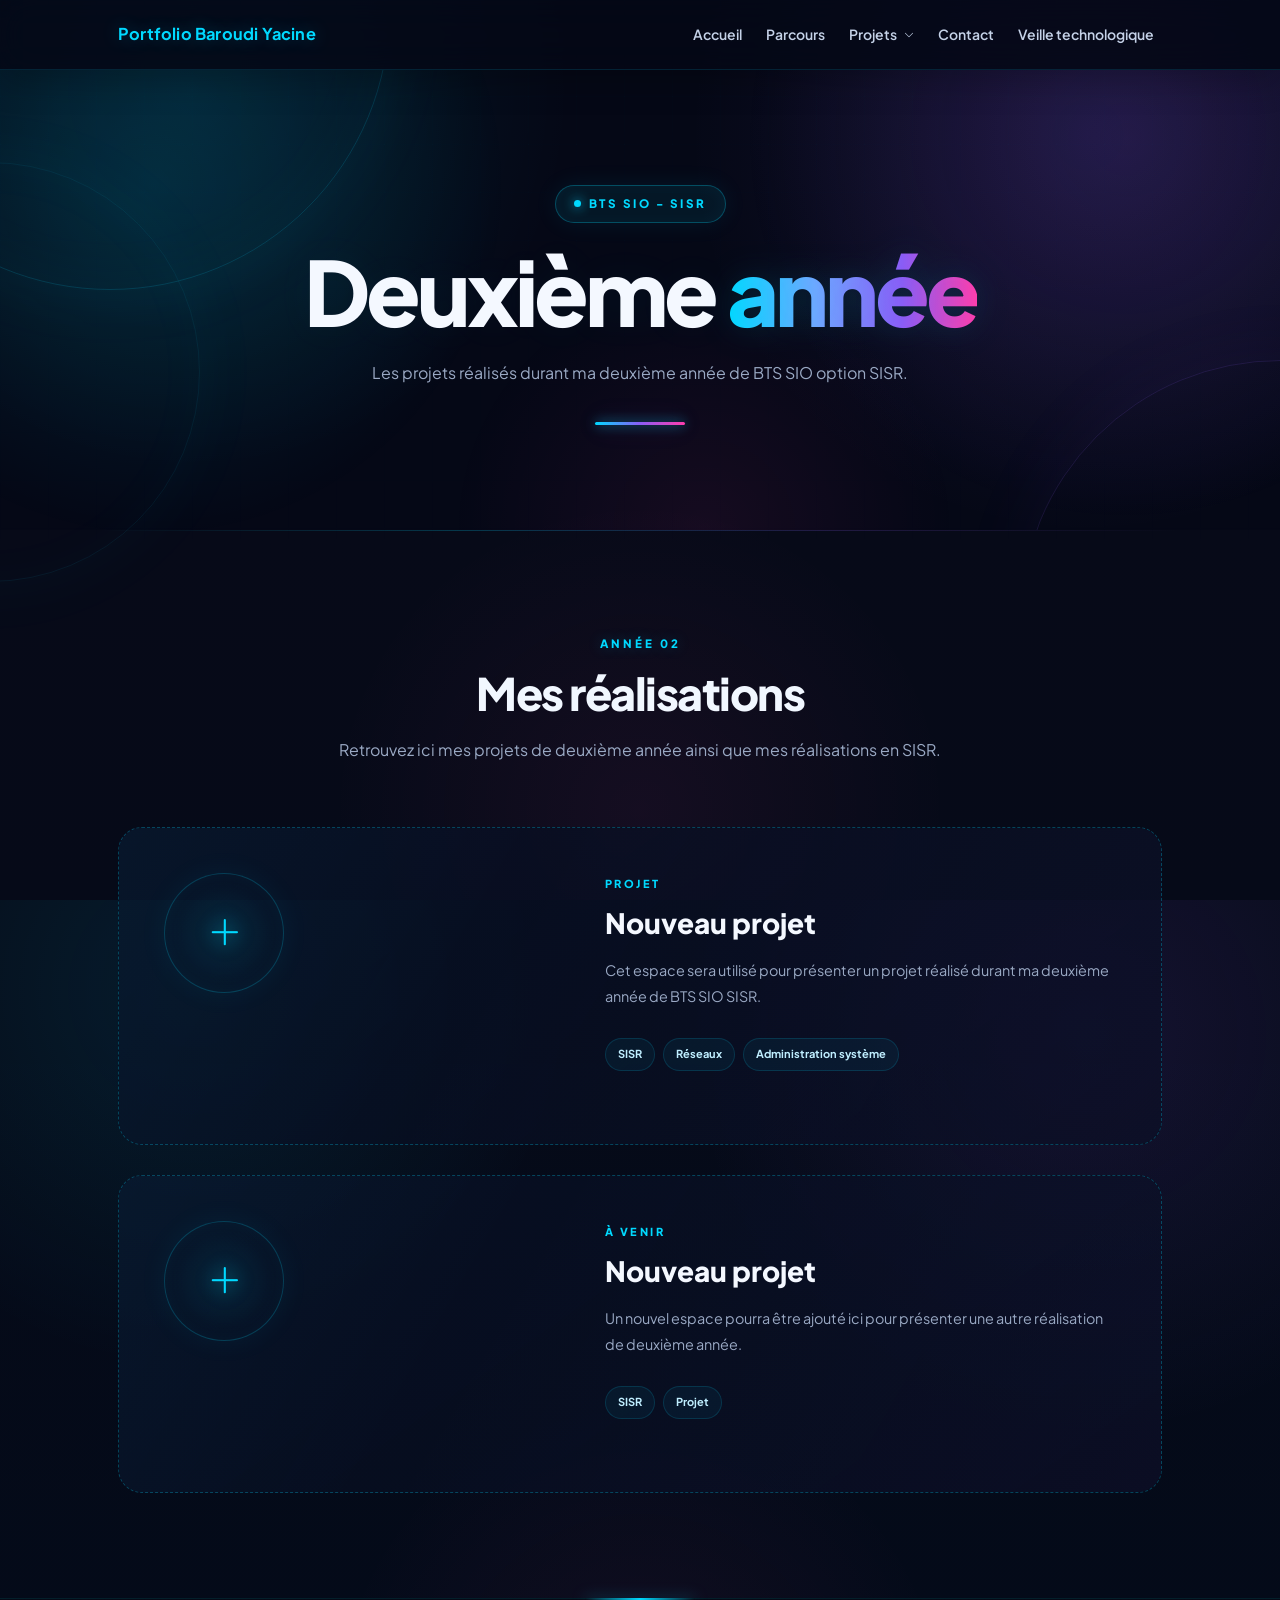
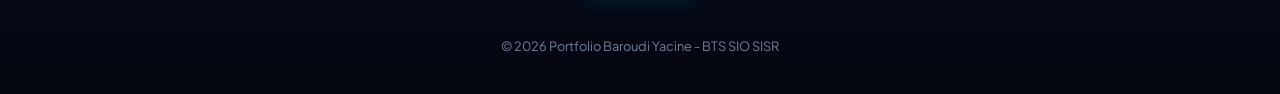
<file: projets2.html>
<html lang="fr">

    <head>

        <meta charset="utf-8" />

        <meta name="viewport"
              content="width=device-width, initial-scale=1, shrink-to-fit=no" />

        <meta name="description"
              content="Projets de deuxième année - BTS SIO SISR" />

        <title>Portfolio - Projets 2ème année</title>

        <link rel="icon"
              type="image/x-icon"
              href="assets/favicon.ico" />

        <link rel="preconnect"
              href="https://fonts.googleapis.com" />

        <link rel="preconnect"
              href="https://fonts.gstatic.com"
              crossorigin />

        <link href="https://fonts.googleapis.com/css2?family=Plus+Jakarta+Sans:wght@100;200;300;400;500;600;700;800;900&display=swap"
              rel="stylesheet" />

        <link href="https://cdn.jsdelivr.net/npm/bootstrap-icons@1.8.1/font/bootstrap-icons.css"
              rel="stylesheet" />

        <link href="css/styles.css"
              rel="stylesheet" />

        <link href="css/projets.css"
              rel="stylesheet" />

    </head>


    <body class="d-flex flex-column h-100">

        <main class="flex-shrink-0">


            <!-- NAVIGATION -->

            <nav class="navbar navbar-expand-lg navbar-light bg-white py-3">

                <div class="container px-5">

                    <a class="navbar-brand" href="index.html">

                        <span class="fw-bolder text-primary">
                            Portfolio Baroudi Yacine
                        </span>

                    </a>


                    <button
                        class="navbar-toggler"
                        type="button"
                        data-bs-toggle="collapse"
                        data-bs-target="#navbarSupportedContent">

                        <span class="navbar-toggler-icon"></span>

                    </button>


                    <div class="collapse navbar-collapse"
                         id="navbarSupportedContent">

                        <ul class="navbar-nav ms-auto mb-2 mb-lg-0 small fw-bolder">

                            <li class="nav-item">
                                <a class="nav-link"
                                   href="index.html">
                                    Accueil
                                </a>
                            </li>


                            <li class="nav-item">
                                <a class="nav-link"
                                   href="resume.html">
                                    Parcours
                                </a>
                            </li>


                            <!-- PROJETS -->

                            <li class="nav-item projets-menu">

                                <a class="nav-link projets-link"
                                   href="projects.html">

                                    Projets
                                    <i class="bi bi-chevron-down"></i>

                                </a>


                                <div class="projets-dropdown">

                                    <a href="projets1.html">

                                        <i class="bi bi-1-circle"></i>

                                        1ère année

                                    </a>


                                    <a href="projets2.html">

                                        <i class="bi bi-2-circle"></i>

                                        2ème année

                                    </a>

                                </div>

                            </li>


                            <li class="nav-item">
                                <a class="nav-link"
                                   href="contact.html">
                                    Contact
                                </a>
                            </li>


                            <li class="nav-item">
                                <a class="nav-link"
                                   href="veilletechnologique.html">
                                    Veille technologique
                                </a>
                            </li>

                        </ul>

                    </div>

                </div>

            </nav>


            <!-- HEADER -->

            <section class="projets-header">

                <div class="container px-5">

                    <div class="projets-header-content">

                        <span class="projets-badge">
                            BTS SIO - SISR
                        </span>

                        <h1>
                            Deuxième <span>année</span>
                        </h1>

                        <p>
                            Les projets réalisés durant ma deuxième année
                            de BTS SIO option SISR.
                        </p>

                        <div class="header-line"></div>

                    </div>

                </div>

            </section>


            <!-- PROJETS 2ÈME ANNÉE -->

            <section class="projects-section">

                <div class="container px-5">

                    <div class="section-title">

                        <span>
                            ANNÉE 02
                        </span>

                        <h2>
                            Mes réalisations
                        </h2>

                        <p>
                            Retrouvez ici mes projets de deuxième année
                            ainsi que mes réalisations en SISR.
                        </p>

                    </div>


                    <div class="projects-container">


                        <!-- PROJET 1 -->

                        <article class="project-card coming-soon">

                            <div class="coming-icon">

                                <i class="bi bi-plus-lg"></i>

                            </div>


                            <div class="project-content">

                                <div class="project-category">
                                    PROJET
                                </div>

                                <h3>
                                    Nouveau projet
                                </h3>

                                <p>
                                    Cet espace sera utilisé pour présenter
                                    un projet réalisé durant ma deuxième
                                    année de BTS SIO SISR.
                                </p>


                                <div class="project-tags">

                                    <span>SISR</span>
                                    <span>Réseaux</span>
                                    <span>Administration système</span>

                                </div>

                            </div>

                        </article>


                        <!-- PROJET 2 -->

                        <article class="project-card coming-soon">

                            <div class="coming-icon">

                                <i class="bi bi-plus-lg"></i>

                            </div>


                            <div class="project-content">

                                <div class="project-category">
                                    À VENIR
                                </div>

                                <h3>
                                    Nouveau projet
                                </h3>

                                <p>
                                    Un nouvel espace pourra être ajouté ici
                                    pour présenter une autre réalisation
                                    de deuxième année.
                                </p>


                                <div class="project-tags">

                                    <span>SISR</span>
                                    <span>Projet</span>

                                </div>

                            </div>

                        </article>


                    </div>

                </div>

            </section>


            <!-- FOOTER -->

            <footer class="projects-footer">

                <p>
                    © 2026 Portfolio Baroudi Yacine -
                    BTS SIO SISR
                </p>

            </footer>

        </main>


        <script src="https://cdn.jsdelivr.net/npm/bootstrap@5.3.2/dist/js/bootstrap.bundle.min.js"></script>

    </body>

</html>
</file>
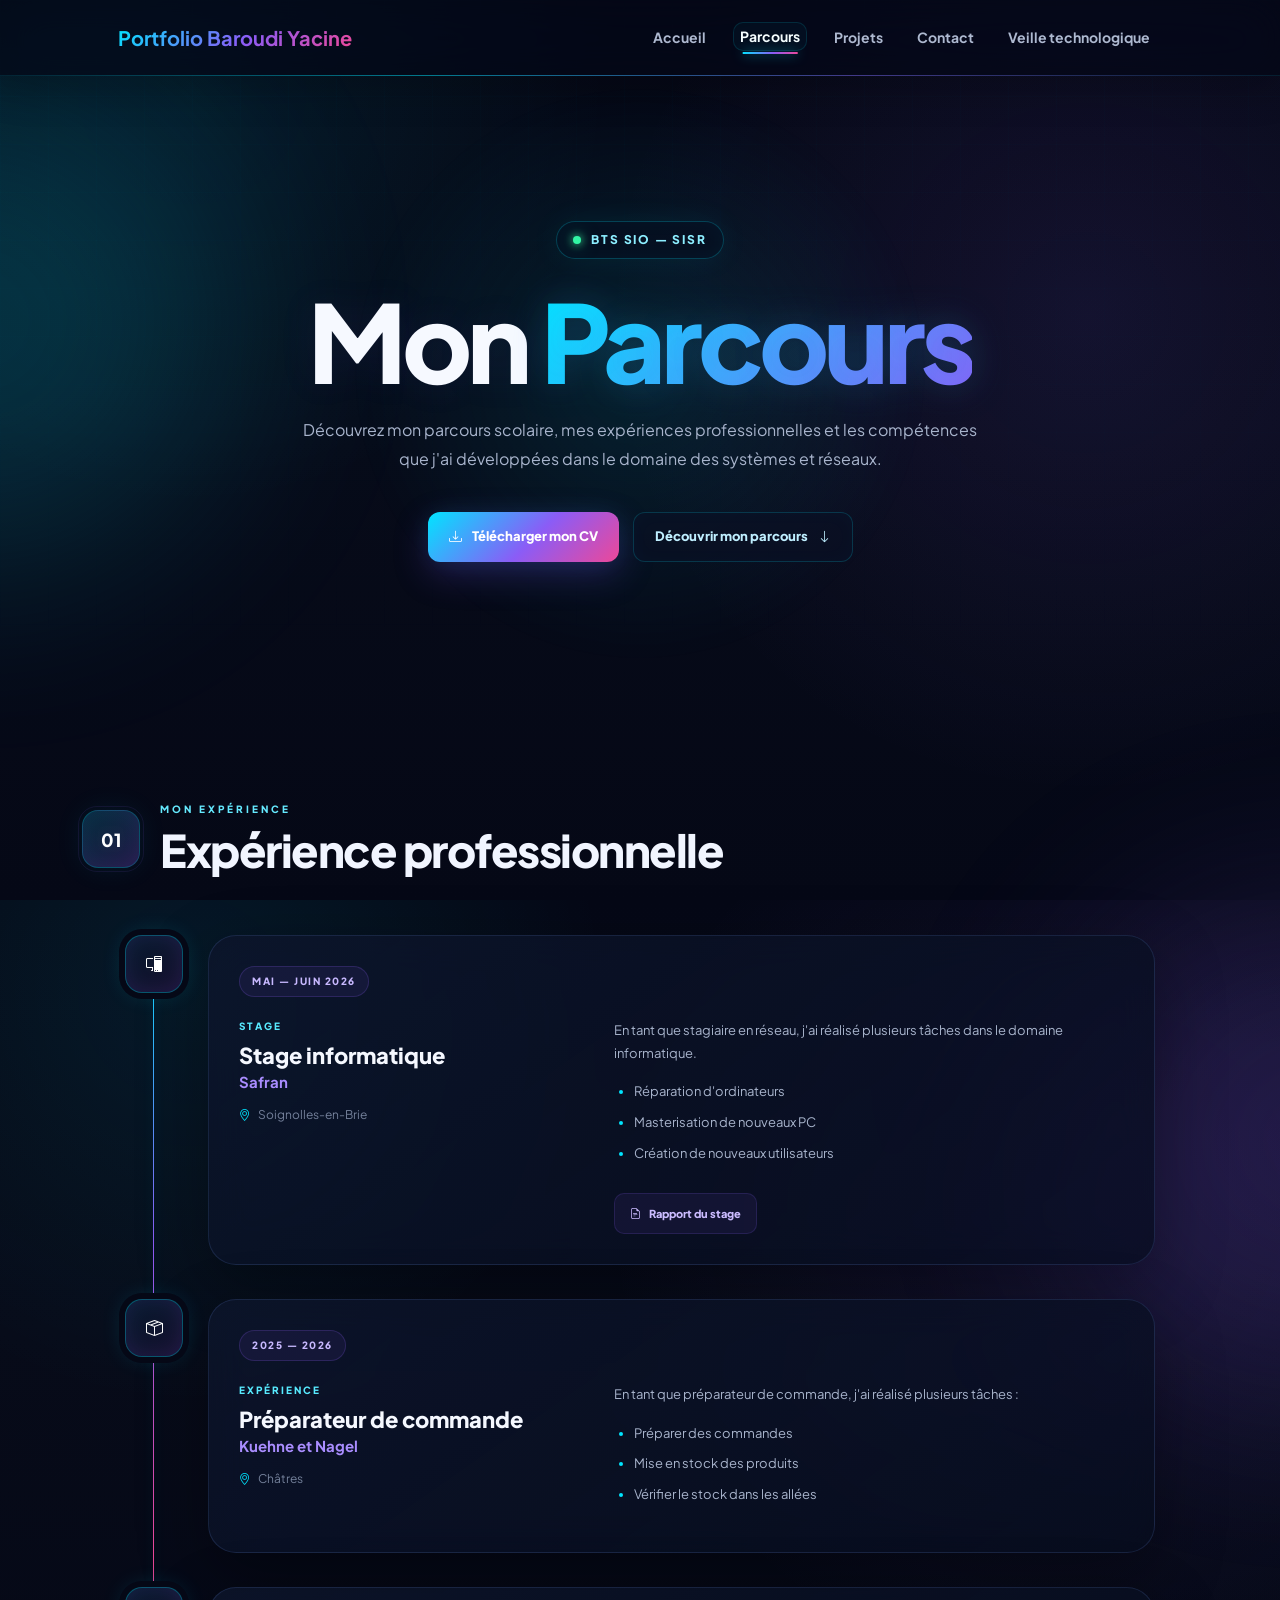
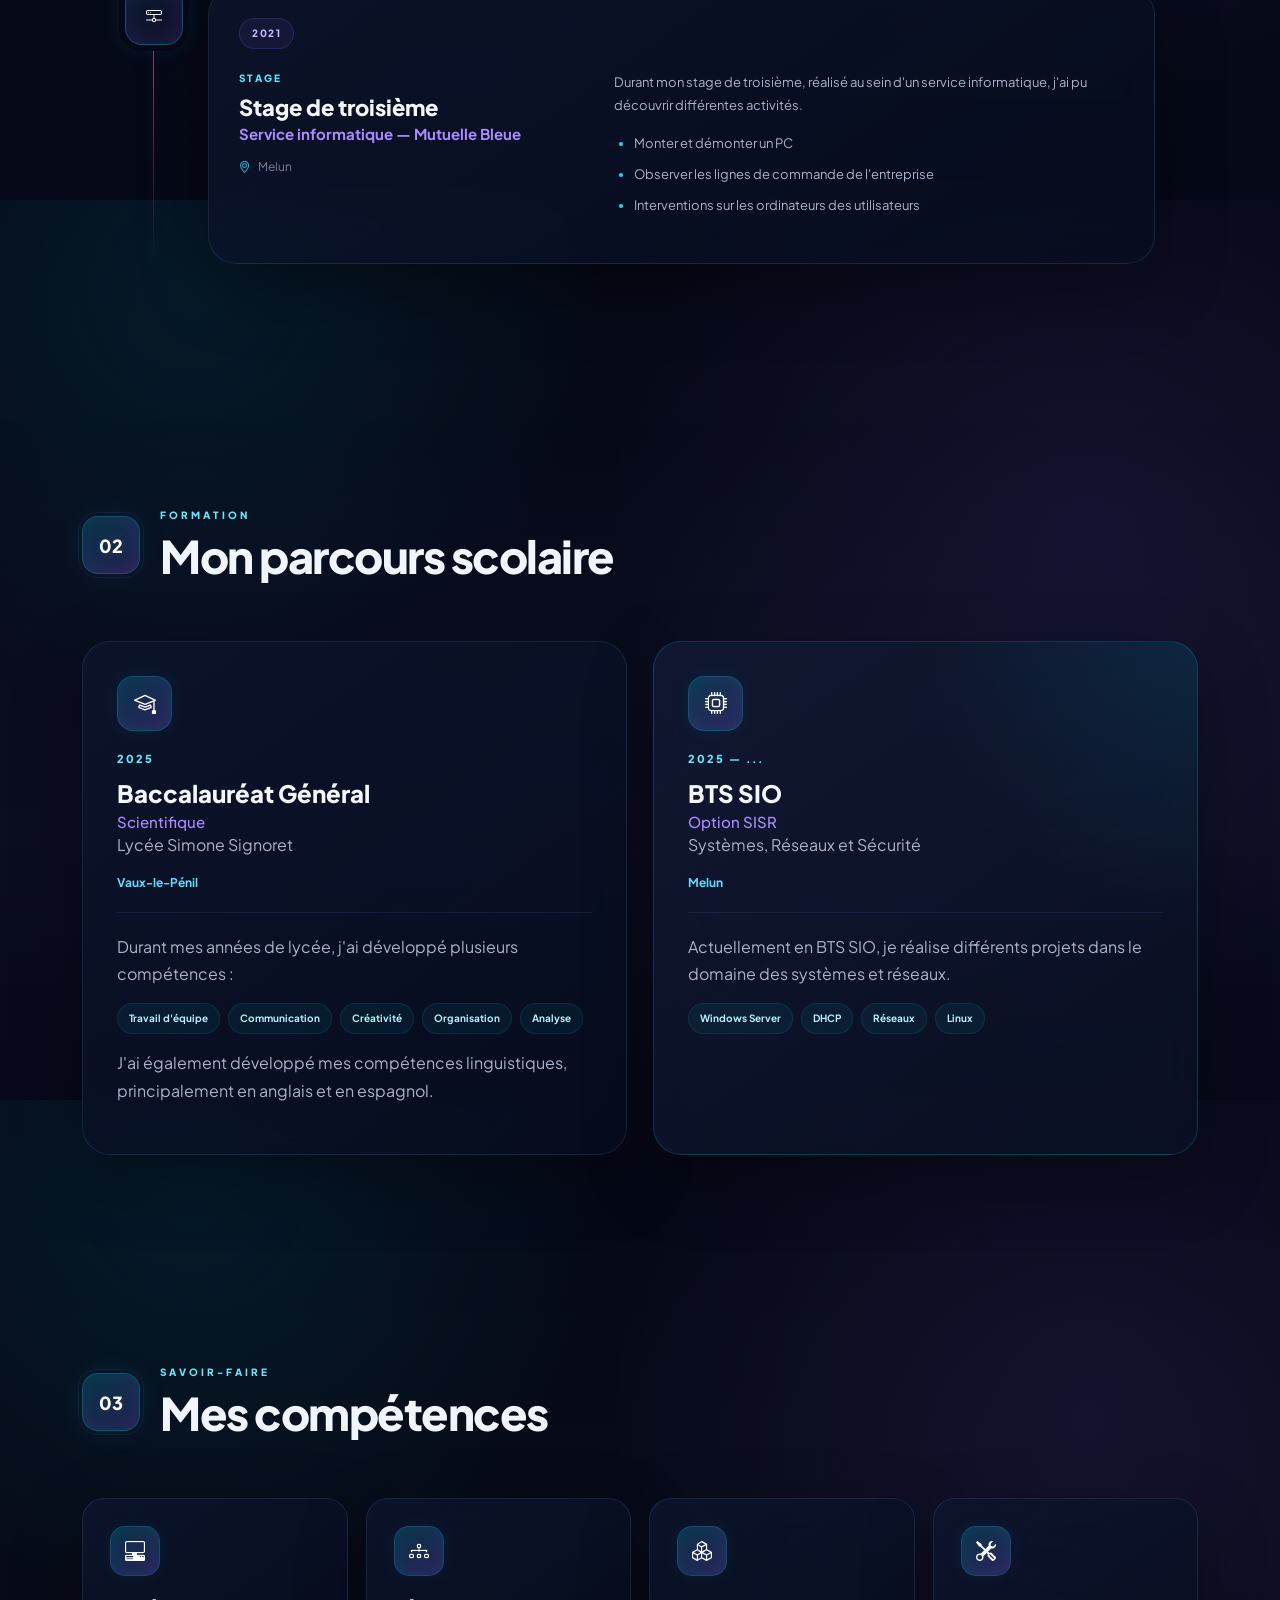
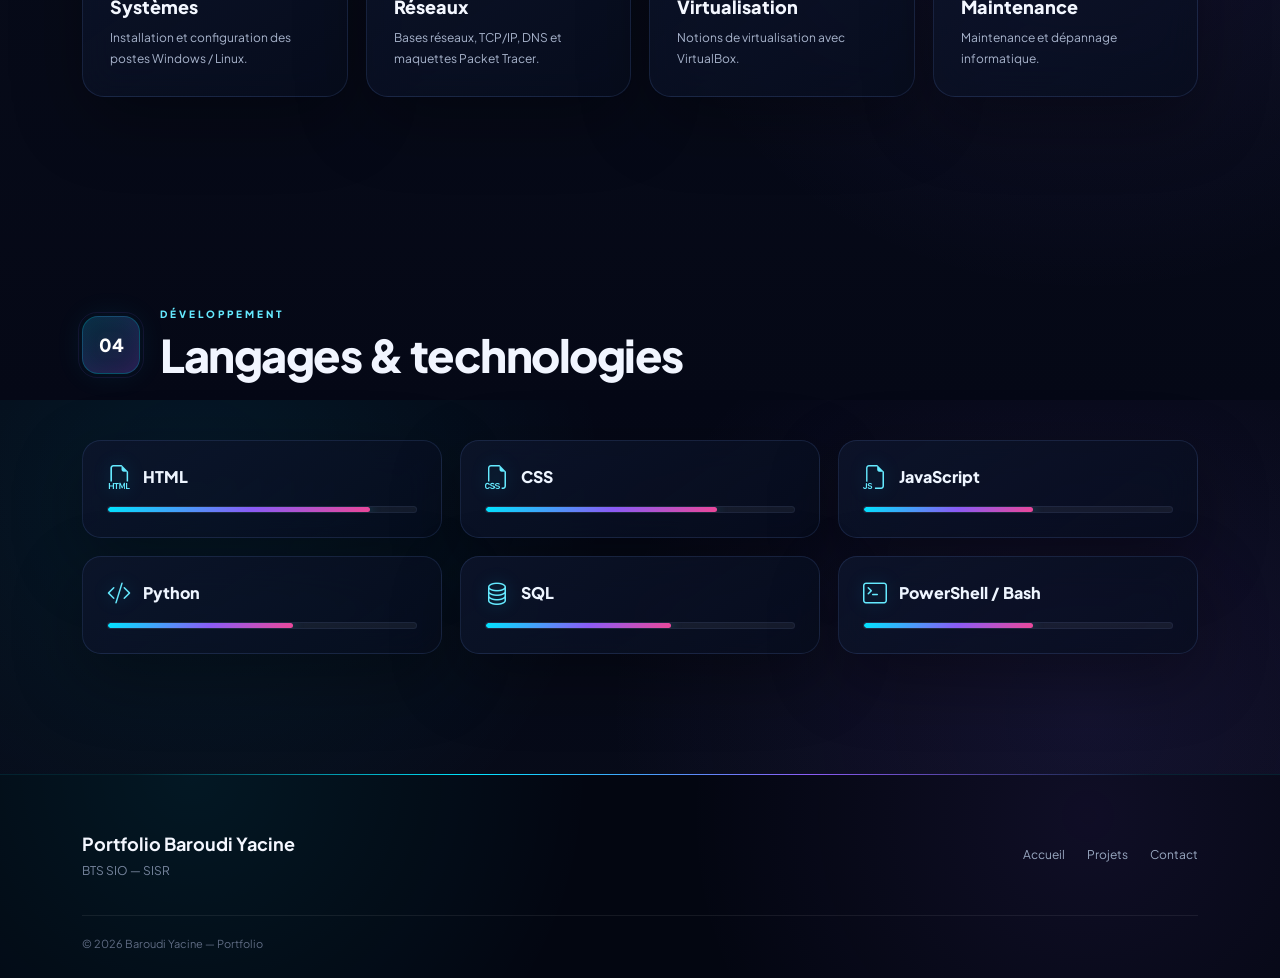
<file: resume.html>
<html lang="fr">

<head>

    <meta charset="utf-8" />

    <meta name="viewport"
          content="width=device-width, initial-scale=1, shrink-to-fit=no" />

    <meta name="description"
          content="Portfolio de Baroudi Yacine - Parcours BTS SIO SISR" />

    <meta name="author"
          content="Baroudi Yacine" />

    <title>Portfolio - Mon Parcours</title>

    <!-- Favicon -->
    <link rel="icon"
          type="image/x-icon"
          href="assets/favicon.ico" />

    <!-- Google Font -->
    <link rel="preconnect"
          href="https://fonts.googleapis.com" />

    <link rel="preconnect"
          href="https://fonts.gstatic.com"
          crossorigin />

    <link href="https://fonts.googleapis.com/css2?family=Plus+Jakarta+Sans:wght@300;400;500;600;700;800&display=swap"
          rel="stylesheet" />

    <!-- Bootstrap Icons -->
    <link href="https://cdn.jsdelivr.net/npm/bootstrap-icons@1.8.1/font/bootstrap-icons.css"
          rel="stylesheet" />

    <!-- CSS général -->
    <link href="css/styles.css"
          rel="stylesheet" />

    <!-- CSS spécifique au parcours -->
    <link href="css/parcours.css"
          rel="stylesheet" />

</head>


<body class="parcours-page">

    <!-- Effets lumineux d'arrière-plan -->

    <div class="background-glow glow-one"></div>
    <div class="background-glow glow-two"></div>
    <div class="background-grid"></div>


    <main>


        <!-- ========================= -->
        <!-- NAVIGATION -->
        <!-- ========================= -->

        <nav class="navbar navbar-expand-lg navbar-light bg-white py-3">

            <div class="container px-5">

                <a class="navbar-brand"
                   href="index.html">

                    <span class="fw-bolder text-primary">
                        Portfolio Baroudi Yacine
                    </span>

                </a>


                <button class="navbar-toggler"
                        type="button"
                        data-bs-toggle="collapse"
                        data-bs-target="#navbarSupportedContent"
                        aria-controls="navbarSupportedContent"
                        aria-expanded="false"
                        aria-label="Menu">

                    <span class="navbar-toggler-icon"></span>

                </button>


                <div class="collapse navbar-collapse"
                     id="navbarSupportedContent">

                    <ul class="navbar-nav ms-auto mb-2 mb-lg-0 small fw-bolder">

                        <li class="nav-item">

                            <a class="nav-link"
                               href="index.html">

                                Accueil

                            </a>

                        </li>


                        <li class="nav-item">

                            <a class="nav-link active"
                               href="resume.html">

                                Parcours

                            </a>

                        </li>


                        <li class="nav-item">

                            <a class="nav-link"
                               href="projects.html">

                                Projets

                            </a>

                        </li>


                        <li class="nav-item">

                            <a class="nav-link"
                               href="contact.html">

                                Contact

                            </a>

                        </li>


                        <li class="nav-item">

                            <a class="nav-link"
                               href="veilletechnologique.html">

                                Veille technologique

                            </a>

                        </li>

                    </ul>

                </div>

            </div>

        </nav>



        <!-- ========================= -->
        <!-- HERO -->
        <!-- ========================= -->

        <section class="parcours-hero">

            <div class="container">

                <div class="hero-content">

                    <div class="hero-badge">

                        <span class="status-dot"></span>

                        BTS SIO — SISR

                    </div>


                    <h1>

                        Mon
                        <span>Parcours</span>

                    </h1>


                    <p>

                        Découvrez mon parcours scolaire,
                        mes expériences professionnelles
                        et les compétences que j'ai développées
                        dans le domaine des systèmes et réseaux.

                    </p>


                    <div class="hero-buttons">

                        <a href="CV/CVYACINE.pdf"
                           class="btn-cv">

                            <i class="bi bi-download"></i>

                            Télécharger mon CV

                        </a>


                        <a href="#experiences"
                           class="btn-scroll">

                            Découvrir mon parcours

                            <i class="bi bi-arrow-down"></i>

                        </a>

                    </div>

                </div>

            </div>

        </section>



        <!-- ========================= -->
        <!-- EXPERIENCE -->
        <!-- ========================= -->

        <section id="experiences"
                 class="parcours-section">

            <div class="container">

                <div class="section-heading">

                    <div class="section-number">
                        01
                    </div>

                    <div>

                        <span>
                            MON EXPÉRIENCE
                        </span>

                        <h2>
                            Expérience professionnelle
                        </h2>

                    </div>

                </div>


                <div class="timeline">


                    <!-- SAFRAN -->

                    <article class="timeline-item">

                        <div class="timeline-point">

                            <i class="bi bi-pc-display"></i>

                        </div>


                        <div class="timeline-card">

                            <div class="timeline-date">

                                MAI — JUIN 2026

                            </div>


                            <div class="timeline-content">

                                <div class="timeline-info">

                                    <span class="experience-type">
                                        STAGE
                                    </span>

                                    <h3>
                                        Stage informatique
                                    </h3>

                                    <h4>
                                        Safran
                                    </h4>

                                    <p class="location">

                                        <i class="bi bi-geo-alt"></i>

                                        Soignolles-en-Brie

                                    </p>

                                </div>


                                <div class="timeline-description">

                                    <p>
                                        En tant que stagiaire en réseau,
                                        j'ai réalisé plusieurs tâches
                                        dans le domaine informatique.
                                    </p>

                                    <ul>

                                        <li>
                                            Réparation d'ordinateurs
                                        </li>

                                        <li>
                                            Masterisation de nouveaux PC
                                        </li>

                                        <li>
                                            Création de nouveaux utilisateurs
                                        </li>

                                    </ul>


                                    <a href="#"
                                       class="experience-button">

                                        <i class="bi bi-file-earmark-text"></i>

                                        Rapport du stage

                                    </a>

                                </div>

                            </div>

                        </div>

                    </article>



                    <!-- KUEHNE + NAGEL -->

                    <article class="timeline-item">

                        <div class="timeline-point">

                            <i class="bi bi-box-seam"></i>

                        </div>


                        <div class="timeline-card">

                            <div class="timeline-date">

                                2025 — 2026

                            </div>


                            <div class="timeline-content">

                                <div class="timeline-info">

                                    <span class="experience-type">
                                        EXPÉRIENCE
                                    </span>

                                    <h3>
                                        Préparateur de commande
                                    </h3>

                                    <h4>
                                        Kuehne et Nagel
                                    </h4>

                                    <p class="location">

                                        <i class="bi bi-geo-alt"></i>

                                        Châtres

                                    </p>

                                </div>


                                <div class="timeline-description">

                                    <p>
                                        En tant que préparateur de commande,
                                        j'ai réalisé plusieurs tâches :
                                    </p>

                                    <ul>

                                        <li>
                                            Préparer des commandes
                                        </li>

                                        <li>
                                            Mise en stock des produits
                                        </li>

                                        <li>
                                            Vérifier le stock dans les allées
                                        </li>

                                    </ul>

                                </div>

                            </div>

                        </div>

                    </article>



                    <!-- MUTUELLE BLEUE -->

                    <article class="timeline-item">

                        <div class="timeline-point">

                            <i class="bi bi-hdd-network"></i>

                        </div>


                        <div class="timeline-card">

                            <div class="timeline-date">

                                2021

                            </div>


                            <div class="timeline-content">

                                <div class="timeline-info">

                                    <span class="experience-type">
                                        STAGE
                                    </span>

                                    <h3>
                                        Stage de troisième
                                    </h3>

                                    <h4>
                                        Service informatique — Mutuelle Bleue
                                    </h4>

                                    <p class="location">

                                        <i class="bi bi-geo-alt"></i>

                                        Melun

                                    </p>

                                </div>


                                <div class="timeline-description">

                                    <p>
                                        Durant mon stage de troisième,
                                        réalisé au sein d'un service
                                        informatique, j'ai pu découvrir
                                        différentes activités.
                                    </p>

                                    <ul>

                                        <li>
                                            Monter et démonter un PC
                                        </li>

                                        <li>
                                            Observer les lignes de commande
                                            de l'entreprise
                                        </li>

                                        <li>
                                            Interventions sur les ordinateurs
                                            des utilisateurs
                                        </li>

                                    </ul>

                                </div>

                            </div>

                        </div>

                    </article>


                </div>

            </div>

        </section>



        <!-- ========================= -->
        <!-- FORMATION -->
        <!-- ========================= -->

        <section class="parcours-section education-section">

            <div class="container">

                <div class="section-heading">

                    <div class="section-number">
                        02
                    </div>

                    <div>

                        <span>
                            FORMATION
                        </span>

                        <h2>
                            Mon parcours scolaire
                        </h2>

                    </div>

                </div>


                <div class="education-grid">


                    <!-- BAC -->

                    <article class="education-card">

                        <div class="education-icon">

                            <i class="bi bi-mortarboard"></i>

                        </div>


                        <div class="education-year">
                            2025
                        </div>


                        <h3>
                            Baccalauréat Général
                        </h3>


                        <h4>
                            Scientifique
                        </h4>


                        <p>
                            Lycée Simone Signoret
                        </p>


                        <span class="education-location">
                            Vaux-le-Pénil
                        </span>


                        <div class="education-description">

                            <p>
                                Durant mes années de lycée,
                                j'ai développé plusieurs compétences :
                            </p>

                            <div class="mini-tags">

                                <span>Travail d'équipe</span>
                                <span>Communication</span>
                                <span>Créativité</span>
                                <span>Organisation</span>
                                <span>Analyse</span>

                            </div>

                            <p>
                                J'ai également développé mes compétences
                                linguistiques, principalement en anglais
                                et en espagnol.
                            </p>

                        </div>

                    </article>



                    <!-- BTS -->

                    <article class="education-card featured">

                        <div class="education-icon">

                            <i class="bi bi-cpu"></i>

                        </div>


                        <div class="education-year">
                            2025 — ...
                        </div>


                        <h3>
                            BTS SIO
                        </h3>


                        <h4>
                            Option SISR
                        </h4>


                        <p>
                            Systèmes, Réseaux et Sécurité
                        </p>


                        <span class="education-location">
                            Melun
                        </span>


                        <div class="education-description">

                            <p>
                                Actuellement en BTS SIO,
                                je réalise différents projets
                                dans le domaine des systèmes
                                et réseaux.
                            </p>

                            <div class="mini-tags">

                                <span>Windows Server</span>
                                <span>DHCP</span>
                                <span>Réseaux</span>
                                <span>Linux</span>

                            </div>

                        </div>

                    </article>

                </div>

            </div>

        </section>



        <!-- ========================= -->
        <!-- COMPETENCES -->
        <!-- ========================= -->

        <section class="parcours-section skills-section">

            <div class="container">

                <div class="section-heading">

                    <div class="section-number">
                        03
                    </div>

                    <div>

                        <span>
                            SAVOIR-FAIRE
                        </span>

                        <h2>
                            Mes compétences
                        </h2>

                    </div>

                </div>


                <div class="skills-grid">


                    <div class="skill-card">

                        <div class="skill-icon">

                            <i class="bi bi-pc-display-horizontal"></i>

                        </div>

                        <h3>
                            Systèmes
                        </h3>

                        <p>
                            Installation et configuration
                            des postes Windows / Linux.
                        </p>

                    </div>



                    <div class="skill-card">

                        <div class="skill-icon">

                            <i class="bi bi-diagram-3"></i>

                        </div>

                        <h3>
                            Réseaux
                        </h3>

                        <p>
                            Bases réseaux, TCP/IP,
                            DNS et maquettes Packet Tracer.
                        </p>

                    </div>



                    <div class="skill-card">

                        <div class="skill-icon">

                            <i class="bi bi-boxes"></i>

                        </div>

                        <h3>
                            Virtualisation
                        </h3>

                        <p>
                            Notions de virtualisation
                            avec VirtualBox.
                        </p>

                    </div>



                    <div class="skill-card">

                        <div class="skill-icon">

                            <i class="bi bi-tools"></i>

                        </div>

                        <h3>
                            Maintenance
                        </h3>

                        <p>
                            Maintenance et dépannage
                            informatique.
                        </p>

                    </div>

                </div>

            </div>

        </section>



        <!-- ========================= -->
        <!-- LANGAGES -->
        <!-- ========================= -->

        <section class="parcours-section languages-section">

            <div class="container">

                <div class="section-heading">

                    <div class="section-number">
                        04
                    </div>

                    <div>

                        <span>
                            DÉVELOPPEMENT
                        </span>

                        <h2>
                            Langages & technologies
                        </h2>

                    </div>

                </div>


                <div class="languages-grid">


                    <div class="language-card">

                        <div class="language-top">

                            <i class="bi bi-filetype-html"></i>

                            <span>
                                HTML
                            </span>

                        </div>

                        <div class="progress-bar">

                            <div class="progress-fill html"></div>

                        </div>

                    </div>



                    <div class="language-card">

                        <div class="language-top">

                            <i class="bi bi-filetype-css"></i>

                            <span>
                                CSS
                            </span>

                        </div>

                        <div class="progress-bar">

                            <div class="progress-fill css"></div>

                        </div>

                    </div>



                    <div class="language-card">

                        <div class="language-top">

                            <i class="bi bi-filetype-js"></i>

                            <span>
                                JavaScript
                            </span>

                        </div>

                        <div class="progress-bar">

                            <div class="progress-fill javascript"></div>

                        </div>

                    </div>



                    <div class="language-card">

                        <div class="language-top">

                            <i class="bi bi-code-slash"></i>

                            <span>
                                Python
                            </span>

                        </div>

                        <div class="progress-bar">

                            <div class="progress-fill python"></div>

                        </div>

                    </div>



                    <div class="language-card">

                        <div class="language-top">

                            <i class="bi bi-database"></i>

                            <span>
                                SQL
                            </span>

                        </div>

                        <div class="progress-bar">

                            <div class="progress-fill sql"></div>

                        </div>

                    </div>



                    <div class="language-card">

                        <div class="language-top">

                            <i class="bi bi-terminal"></i>

                            <span>
                                PowerShell / Bash
                            </span>

                        </div>

                        <div class="progress-bar">

                            <div class="progress-fill powershell"></div>

                        </div>

                    </div>

                </div>

            </div>

        </section>



        <!-- ========================= -->
        <!-- FOOTER -->
        <!-- ========================= -->

        <footer class="parcours-footer">

            <div class="container">

                <div class="footer-content">

                    <div>

                        <strong>
                            Portfolio Baroudi Yacine
                        </strong>

                        <p>
                            BTS SIO — SISR
                        </p>

                    </div>


                    <div class="footer-links">

                        <a href="index.html">
                            Accueil
                        </a>

                        <a href="projects.html">
                            Projets
                        </a>

                        <a href="contact.html">
                            Contact
                        </a>

                    </div>

                </div>

                <div class="footer-bottom">

                    © 2026 Baroudi Yacine — Portfolio

                </div>

            </div>

        </footer>

    </main>


    <!-- Bootstrap JS -->

    <script src="https://cdn.jsdelivr.net/npm/bootstrap@5.2.3/dist/js/bootstrap.bundle.min.js"></script>

</body>

</html>
</file>
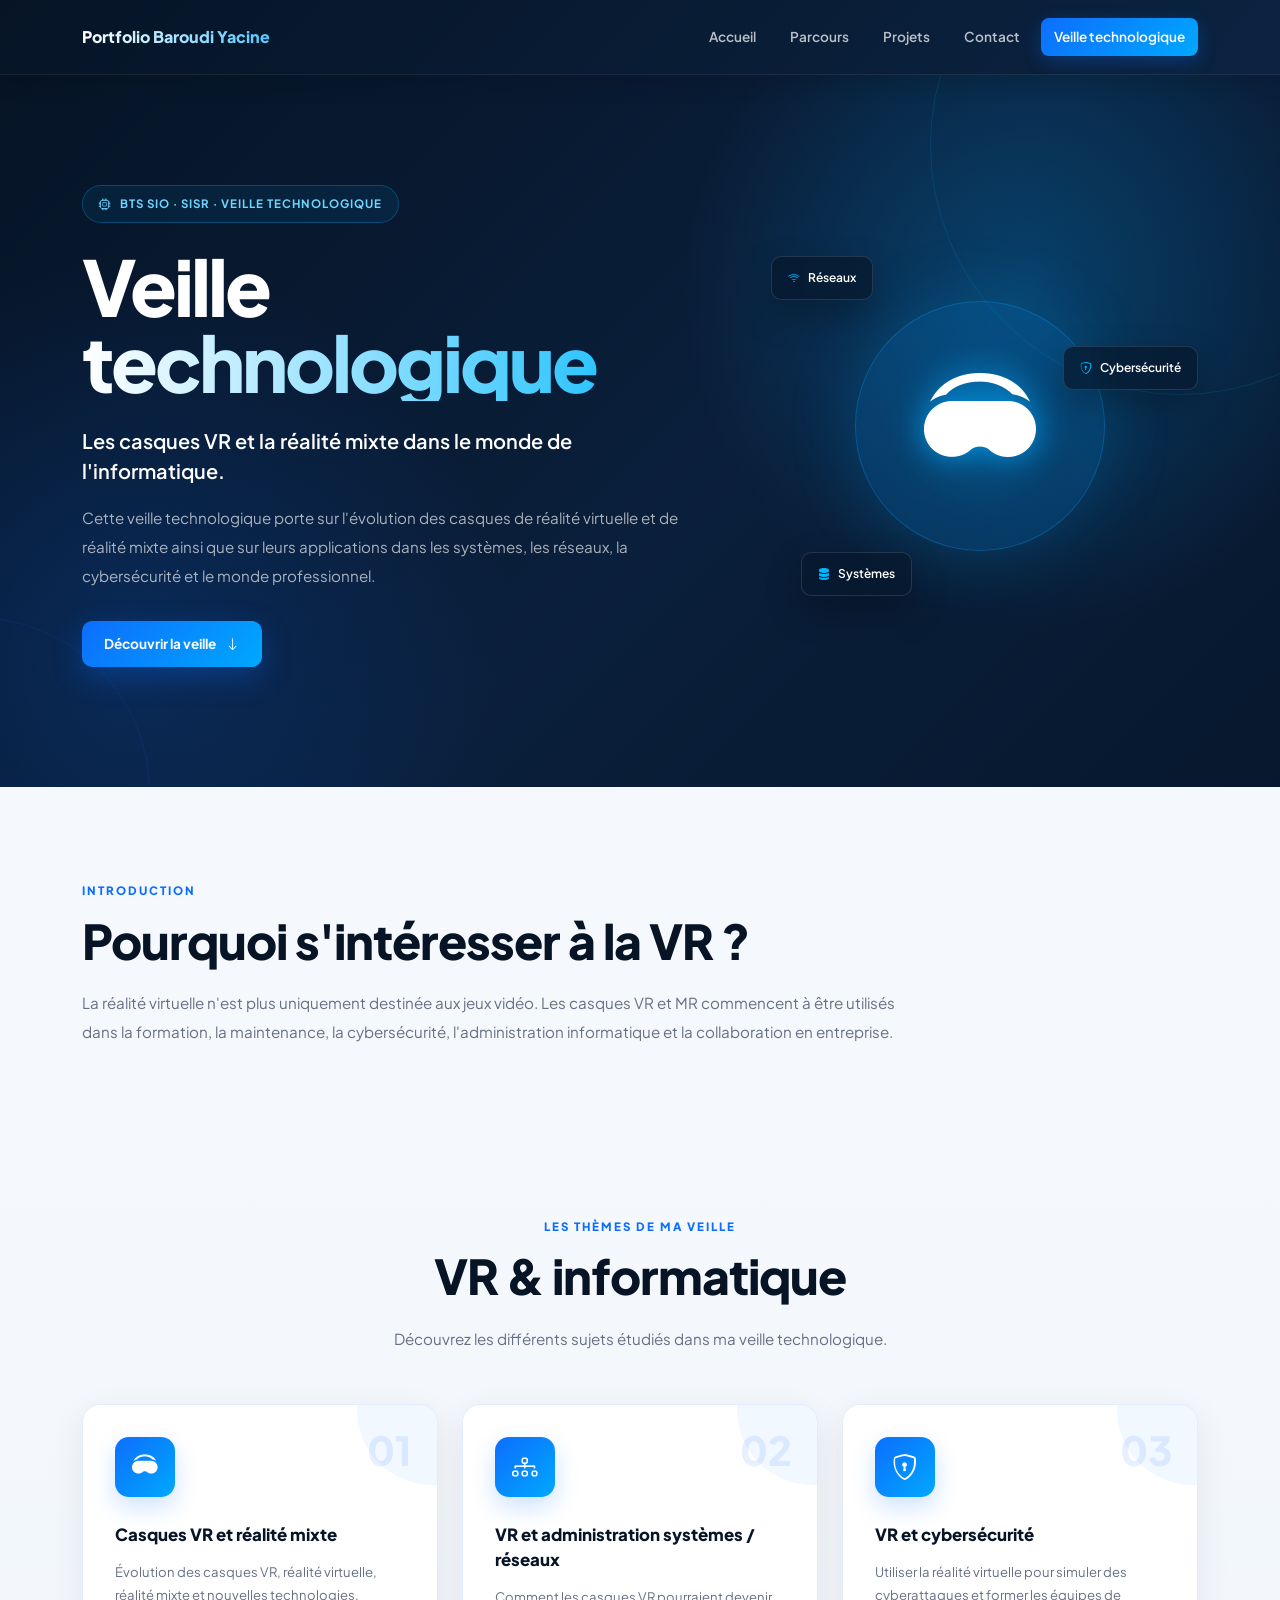
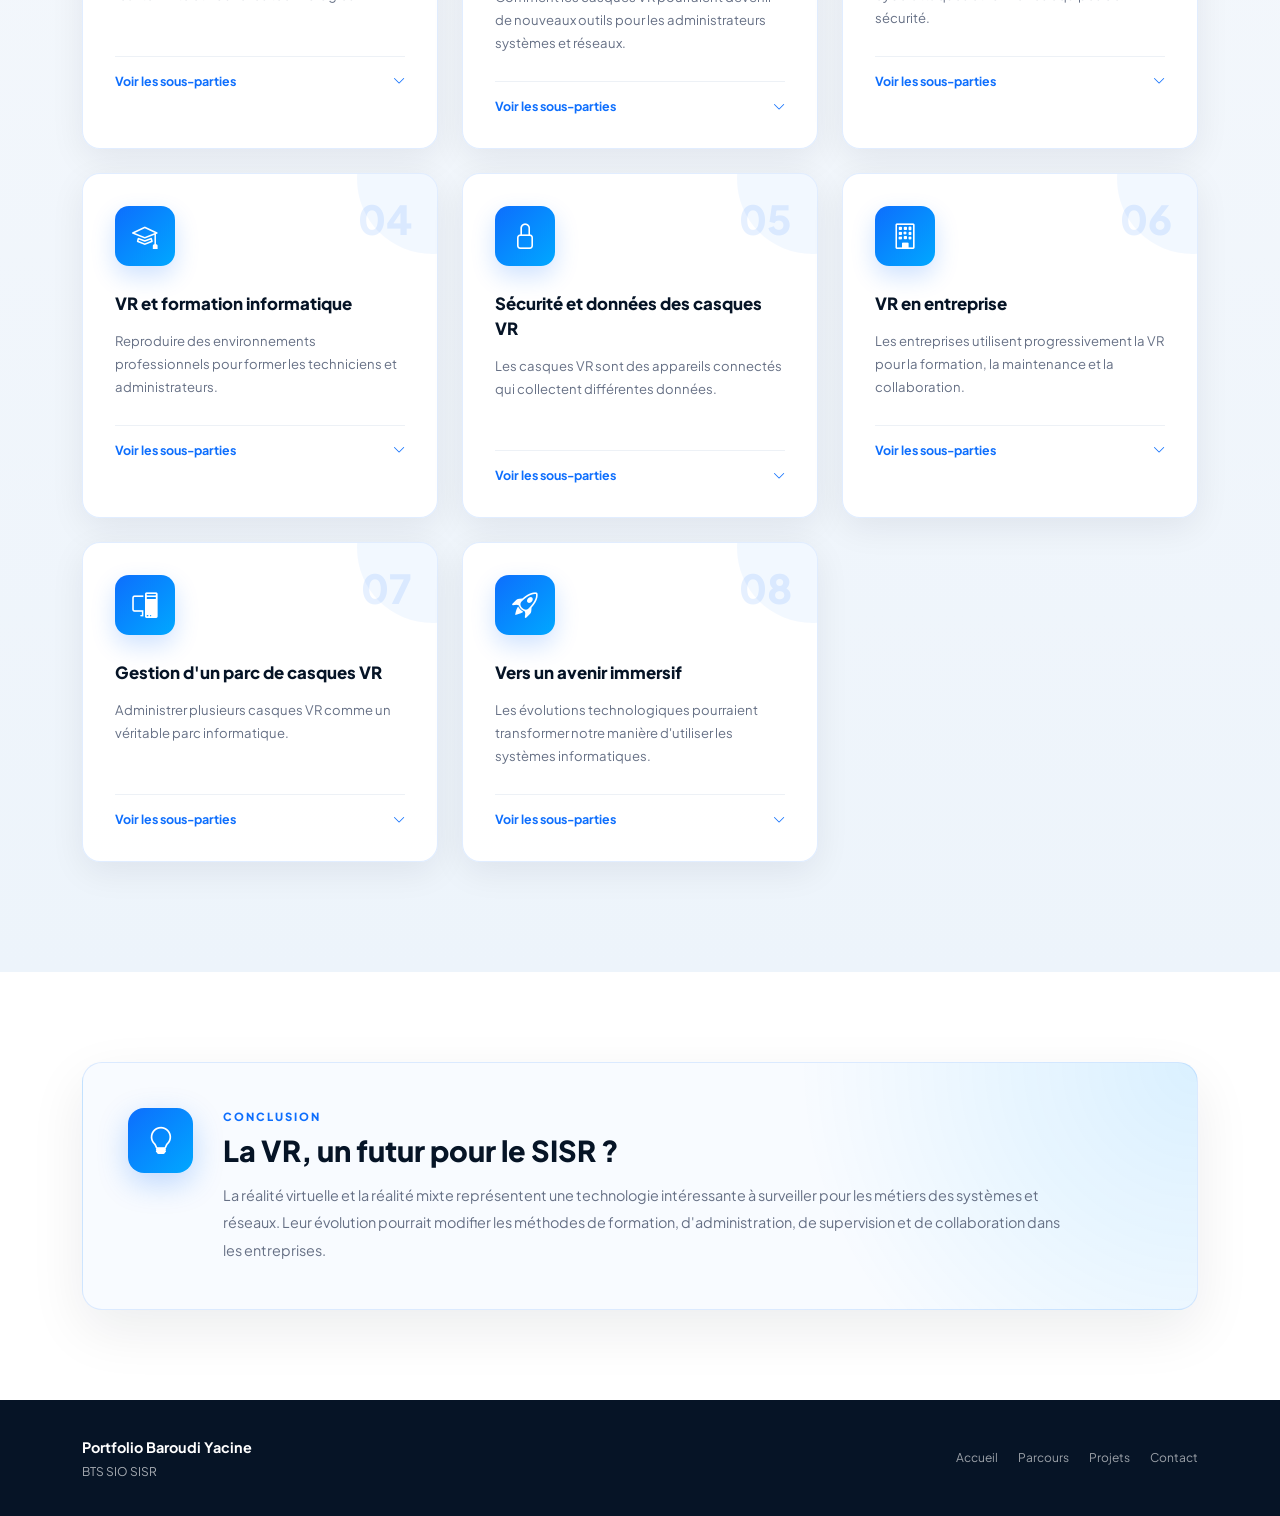
<file: veilletechnologique.html>
<!DOCTYPE html>
<html lang="fr">

<head>

    <meta charset="utf-8">

    <meta name="viewport" content="width=device-width, initial-scale=1">

    <meta name="description"
        content="Veille technologique de Baroudi Yacine - BTS SIO SISR">

    <meta name="author"
        content="Baroudi Yacine">

    <title>Portfolio - Veille technologique</title>


    <!-- Google Font -->
    <link rel="preconnect" href="https://fonts.googleapis.com">
    <link rel="preconnect" href="https://fonts.gstatic.com" crossorigin>

    <link
        href="https://fonts.googleapis.com/css2?family=Plus+Jakarta+Sans:wght@300;400;500;600;700;800&display=swap"
        rel="stylesheet">


    <!-- Bootstrap CSS -->
    <link
        href="https://cdn.jsdelivr.net/npm/bootstrap@5.3.3/dist/css/bootstrap.min.css"
        rel="stylesheet">


    <!-- Bootstrap Icons -->
    <link
        href="https://cdn.jsdelivr.net/npm/bootstrap-icons@1.11.3/font/bootstrap-icons.css"
        rel="stylesheet">


    <!-- CSS de la veille -->
    <link href="css/veilletechno.css" rel="stylesheet">

</head>


<body>


<!-- =====================================================
     NAVIGATION
===================================================== -->

<nav class="navbar navbar-expand-lg navbar-dark">

    <div class="container">

        <a class="navbar-brand" href="index.html">
            <span>Portfolio Baroudi Yacine</span>
        </a>


        <button
            class="navbar-toggler"
            type="button"
            data-bs-toggle="collapse"
            data-bs-target="#navbarMenu"
            aria-controls="navbarMenu"
            aria-expanded="false"
            aria-label="Menu">

            <span class="navbar-toggler-icon"></span>

        </button>


        <div
            class="collapse navbar-collapse"
            id="navbarMenu">

            <ul class="navbar-nav ms-auto">

                <li class="nav-item">
                    <a class="nav-link" href="index.html">
                        Accueil
                    </a>
                </li>

                <li class="nav-item">
                    <a class="nav-link" href="resume.html">
                        Parcours
                    </a>
                </li>

                <li class="nav-item">
                    <a class="nav-link" href="projects.html">
                        Projets
                    </a>
                </li>

                <li class="nav-item">
                    <a class="nav-link" href="contact.html">
                        Contact
                    </a>
                </li>

                <li class="nav-item">
                    <a
                        class="nav-link active"
                        href="veilletechnologique.html">

                        Veille technologique

                    </a>
                </li>

            </ul>

        </div>

    </div>

</nav>



<!-- =====================================================
     HERO
===================================================== -->

<header class="hero">

    <div class="container">

        <div class="row align-items-center g-5">


            <!-- TEXTE -->

            <div class="col-lg-7">

                <div class="hero-badge">

                    <i class="bi bi-cpu"></i>

                    BTS SIO · SISR · VEILLE TECHNOLOGIQUE

                </div>


                <h1>

                    Veille
                    <span>technologique</span>

                </h1>


                <p class="hero-subtitle">

                    Les casques VR et la réalité mixte
                    dans le monde de l'informatique.

                </p>


                <p class="hero-description">

                    Cette veille technologique porte sur l'évolution
                    des casques de réalité virtuelle et de réalité mixte
                    ainsi que sur leurs applications dans les systèmes,
                    les réseaux, la cybersécurité et le monde professionnel.

                </p>


                <div class="hero-buttons">

                    <a
                        href="#sujets"
                        class="btn btn-primary-custom">

                        Découvrir la veille
                        <i class="bi bi-arrow-down"></i>

                    </a>

                </div>

            </div>


            <!-- CASQUE VR -->

            <div class="col-lg-5">

                <div class="vr-visual">

                    <div class="vr-circle">

                        <i class="bi bi-headset-vr"></i>

                    </div>


                    <div class="floating-card card-one">

                        <i class="bi bi-wifi"></i>
                        Réseaux

                    </div>


                    <div class="floating-card card-two">

                        <i class="bi bi-shield-lock"></i>
                        Cybersécurité

                    </div>


                    <div class="floating-card card-three">

                        <i class="bi bi-server"></i>
                        Systèmes

                    </div>

                </div>

            </div>

        </div>

    </div>

</header>



<!-- =====================================================
     INTRODUCTION
===================================================== -->

<section class="introduction">

    <div class="container">

        <div class="section-title">

            <span>INTRODUCTION</span>

            <h2>
                Pourquoi s'intéresser à la VR ?
            </h2>

            <p>

                La réalité virtuelle n'est plus uniquement destinée
                aux jeux vidéo. Les casques VR et MR commencent à être
                utilisés dans la formation, la maintenance,
                la cybersécurité, l'administration informatique
                et la collaboration en entreprise.

            </p>

        </div>

    </div>

</section>



<!-- =====================================================
     SUJETS
===================================================== -->

<section
    class="subjects"
    id="sujets">

    <div class="container">


        <div class="section-title center">

            <span>LES THÈMES DE MA VEILLE</span>

            <h2>
                VR & informatique
            </h2>

            <p>
                Découvrez les différents sujets étudiés
                dans ma veille technologique.
            </p>

        </div>



        <div class="row g-4">



            <!-- =================================================
                 1
            ================================================== -->

            <div class="col-lg-4 col-md-6">

                <article class="tech-card">

                    <div class="tech-icon">

                        <i class="bi bi-headset-vr"></i>

                    </div>


                    <div class="tech-number">
                        01
                    </div>


                    <h3>
                        Casques VR et réalité mixte
                    </h3>


                    <p>

                        Évolution des casques VR, réalité virtuelle,
                        réalité mixte et nouvelles technologies.

                    </p>


                    <details>

                        <summary>

                            Voir les sous-parties

                            <i class="bi bi-chevron-down"></i>

                        </summary>


                        <ul>

                            <li>
                                Évolution des casques VR
                            </li>

                            <li>
                                Meta Quest
                            </li>

                            <li>
                                Apple Vision Pro
                            </li>

                            <li>
                                HTC Vive
                            </li>

                            <li>
                                VR ou réalité mixte
                            </li>

                            <li>
                                Innovations récentes
                            </li>

                            <li>
                                Quel avenir pour la VR ?
                            </li>

                        </ul>

                    </details>

                </article>

            </div>



            <!-- =================================================
                 2
            ================================================== -->

            <div class="col-lg-4 col-md-6">

                <article class="tech-card">

                    <div class="tech-icon">

                        <i class="bi bi-diagram-3"></i>

                    </div>


                    <div class="tech-number">
                        02
                    </div>


                    <h3>
                        VR et administration systèmes / réseaux
                    </h3>


                    <p>

                        Comment les casques VR pourraient devenir
                        de nouveaux outils pour les administrateurs
                        systèmes et réseaux.

                    </p>


                    <details>

                        <summary>

                            Voir les sous-parties

                            <i class="bi bi-chevron-down"></i>

                        </summary>


                        <ul>

                            <li>
                                Visualiser un réseau en 3D
                            </li>

                            <li>
                                Représentation des serveurs
                            </li>

                            <li>
                                Supervision des équipements
                            </li>

                            <li>
                                Assistance à distance
                            </li>

                            <li>
                                Gestion d'une infrastructure
                            </li>

                            <li>
                                Administrateur système du futur
                            </li>

                        </ul>

                    </details>

                </article>

            </div>



            <!-- =================================================
                 3
            ================================================== -->

            <div class="col-lg-4 col-md-6">

                <article class="tech-card">

                    <div class="tech-icon">

                        <i class="bi bi-shield-lock"></i>

                    </div>


                    <div class="tech-number">
                        03
                    </div>


                    <h3>
                        VR et cybersécurité
                    </h3>


                    <p>

                        Utiliser la réalité virtuelle pour simuler
                        des cyberattaques et former les équipes
                        de sécurité.

                    </p>


                    <details>

                        <summary>

                            Voir les sous-parties

                            <i class="bi bi-chevron-down"></i>

                        </summary>


                        <ul>

                            <li>
                                Simuler une cyberattaque
                            </li>

                            <li>
                                Firewall et réseau virtuel
                            </li>

                            <li>
                                Entraînement des équipes
                            </li>

                            <li>
                                Laboratoire cyber en VR
                            </li>

                            <li>
                                Détection des attaques
                            </li>

                            <li>
                                Avantages et limites
                            </li>

                        </ul>

                    </details>

                </article>

            </div>



            <!-- =================================================
                 4
            ================================================== -->

            <div class="col-lg-4 col-md-6">

                <article class="tech-card">

                    <div class="tech-icon">

                        <i class="bi bi-mortarboard"></i>

                    </div>


                    <div class="tech-number">
                        04
                    </div>


                    <h3>
                        VR et formation informatique
                    </h3>


                    <p>

                        Reproduire des environnements professionnels
                        pour former les techniciens et administrateurs.

                    </p>


                    <details>

                        <summary>

                            Voir les sous-parties

                            <i class="bi bi-chevron-down"></i>

                        </summary>


                        <ul>

                            <li>
                                Apprendre l'informatique en VR
                            </li>

                            <li>
                                Administration serveur
                            </li>

                            <li>
                                Formation aux réseaux
                            </li>

                            <li>
                                Simulations d'interventions
                            </li>

                            <li>
                                Apprentissage immersif
                            </li>

                            <li>
                                Coût de la formation en VR
                            </li>

                        </ul>

                    </details>

                </article>

            </div>



            <!-- =================================================
                 5
            ================================================== -->

            <div class="col-lg-4 col-md-6">

                <article class="tech-card">

                    <div class="tech-icon">

                        <i class="bi bi-lock"></i>

                    </div>


                    <div class="tech-number">
                        05
                    </div>


                    <h3>
                        Sécurité et données des casques VR
                    </h3>


                    <p>

                        Les casques VR sont des appareils connectés
                        qui collectent différentes données.

                    </p>


                    <details>

                        <summary>

                            Voir les sous-parties

                            <i class="bi bi-chevron-down"></i>

                        </summary>


                        <ul>

                            <li>
                                Caméras des casques
                            </li>

                            <li>
                                Données de localisation
                            </li>

                            <li>
                                Données de l'environnement
                            </li>

                            <li>
                                Comptes utilisateurs
                            </li>

                            <li>
                                Wi-Fi et communications
                            </li>

                            <li>
                                Risques de cybersécurité
                            </li>

                            <li>
                                Sécurisation du parc
                            </li>

                        </ul>

                    </details>

                </article>

            </div>



            <!-- =================================================
                 6
            ================================================== -->

            <div class="col-lg-4 col-md-6">

                <article class="tech-card">

                    <div class="tech-icon">

                        <i class="bi bi-building"></i>

                    </div>


                    <div class="tech-number">
                        06
                    </div>


                    <h3>
                        VR en entreprise
                    </h3>


                    <p>

                        Les entreprises utilisent progressivement
                        la VR pour la formation, la maintenance
                        et la collaboration.

                    </p>


                    <details>

                        <summary>

                            Voir les sous-parties

                            <i class="bi bi-chevron-down"></i>

                        </summary>


                        <ul>

                            <li>
                                Usages professionnels
                            </li>

                            <li>
                                Travail collaboratif
                            </li>

                            <li>
                                Maintenance à distance
                            </li>

                            <li>
                                Industrie et VR
                            </li>

                            <li>
                                Formation des employés
                            </li>

                            <li>
                                Entreprises utilisant la VR
                            </li>

                        </ul>

                    </details>

                </article>

            </div>



            <!-- =================================================
                 7
            ================================================== -->

            <div class="col-lg-4 col-md-6">

                <article class="tech-card">

                    <div class="tech-icon">

                        <i class="bi bi-pc-display"></i>

                    </div>


                    <div class="tech-number">
                        07
                    </div>


                    <h3>
                        Gestion d'un parc de casques VR
                    </h3>


                    <p>

                        Administrer plusieurs casques VR comme
                        un véritable parc informatique.

                    </p>


                    <details>

                        <summary>

                            Voir les sous-parties

                            <i class="bi bi-chevron-down"></i>

                        </summary>


                        <ul>

                            <li>
                                Déploiement des casques
                            </li>

                            <li>
                                Gestion des utilisateurs
                            </li>

                            <li>
                                Mises à jour
                            </li>

                            <li>
                                Installation des applications
                            </li>

                            <li>
                                Sécurisation du parc
                            </li>

                            <li>
                                Administration centralisée
                            </li>

                            <li>
                                Gestion MDM
                            </li>

                        </ul>

                    </details>

                </article>

            </div>



            <!-- =================================================
                 8
            ================================================== -->

            <div class="col-lg-4 col-md-6">

                <article class="tech-card">

                    <div class="tech-icon">

                        <i class="bi bi-rocket-takeoff"></i>

                    </div>


                    <div class="tech-number">
                        08
                    </div>


                    <h3>
                        Vers un avenir immersif
                    </h3>


                    <p>

                        Les évolutions technologiques pourraient
                        transformer notre manière d'utiliser
                        les systèmes informatiques.

                    </p>


                    <details>

                        <summary>

                            Voir les sous-parties

                            <i class="bi bi-chevron-down"></i>

                        </summary>


                        <ul>

                            <li>
                                Casques plus légers
                            </li>

                            <li>
                                Meilleure qualité d'affichage
                            </li>

                            <li>
                                Intelligence artificielle et VR
                            </li>

                            <li>
                                Réalité mixte
                            </li>

                            <li>
                                Nouveaux usages professionnels
                            </li>

                            <li>
                                L'avenir de la VR
                            </li>

                        </ul>

                    </details>

                </article>

            </div>


        </div>

    </div>

</section>



<!-- =====================================================
     CONCLUSION
===================================================== -->

<section class="conclusion">

    <div class="container">

        <div class="conclusion-box">

            <div class="conclusion-icon">

                <i class="bi bi-lightbulb"></i>

            </div>


            <div>

                <span class="small-title">
                    CONCLUSION
                </span>


                <h2>
                    La VR, un futur pour le SISR ?
                </h2>


                <p>

                    La réalité virtuelle et la réalité mixte représentent
                    une technologie intéressante à surveiller pour les
                    métiers des systèmes et réseaux. Leur évolution
                    pourrait modifier les méthodes de formation,
                    d'administration, de supervision et de collaboration
                    dans les entreprises.

                </p>

            </div>

        </div>

    </div>

</section>



<!-- =====================================================
     FOOTER
===================================================== -->

<footer>

    <div class="container">

        <div class="footer-content">

            <div>

                <strong>
                    Portfolio Baroudi Yacine
                </strong>

                <p>
                    BTS SIO SISR
                </p>

            </div>


            <div class="footer-links">

                <a href="index.html">
                    Accueil
                </a>

                <a href="resume.html">
                    Parcours
                </a>

                <a href="projects.html">
                    Projets
                </a>

                <a href="contact.html">
                    Contact
                </a>

            </div>

        </div>

    </div>

</footer>



<!-- Bootstrap JS -->

<script
    src="https://cdn.jsdelivr.net/npm/bootstrap@5.3.3/dist/js/bootstrap.bundle.min.js">
</script>


</body>

</html>
</file>
<file: css/acceuil.css>
/* =========================================================
   PORTFOLIO BAROUDI YACINE
   ACCUEIL - DARK FUTURISTIC
   ========================================================= */

:root {
    --dark: #090b14;
    --dark-2: #0e1120;
    --dark-3: #14182a;

    --blue: #3b5cff;
    --blue-light: #5c7cff;
    --cyan: #00c8ff;

    --purple: #7b3ff2;
    --pink: #d62976;

    --text: #f4f5ff;
    --text-light: #b8bdd3;
    --muted: #858ba5;

    --border: rgba(255, 255, 255, 0.08);

    --gradient: linear-gradient(
        135deg,
        #3154ff 0%,
        #7137d9 55%,
        #c52876 100%
    );

    --gradient-blue: linear-gradient(
        135deg,
        #3154ff,
        #00aeea
    );

    --shadow:
        0 20px 60px rgba(0, 0, 0, 0.45);

    --shadow-blue:
        0 15px 45px rgba(49, 84, 255, 0.25);
}


/* =========================================================
   GLOBAL
   ========================================================= */

html {
    scroll-behavior: smooth;
}

body {
    font-family: "Plus Jakarta Sans", sans-serif;

    background:
        radial-gradient(
            circle at 15% 20%,
            rgba(49, 84, 255, 0.08),
            transparent 30%
        ),
        radial-gradient(
            circle at 85% 70%,
            rgba(198, 40, 118, 0.07),
            transparent 30%
        ),
        var(--dark);

    color: var(--text);

    overflow-x: hidden;
}


/* Sélection de texte */

::selection {
    background: var(--purple);
    color: white;
}


/* =========================================================
   NAVBAR
   ========================================================= */

.navbar {
    position: relative;
    z-index: 1000;

    background:
        rgba(9, 11, 20, 0.88) !important;

    backdrop-filter: blur(18px);
    -webkit-backdrop-filter: blur(18px);

    border-bottom:
        1px solid var(--border);

    box-shadow:
        0 5px 30px rgba(0, 0, 0, 0.18);

    animation:
        navbarAppear 0.8s ease both;
}


/* Logo */

.navbar-brand {
    position: relative;

    color: #ffffff !important;

    font-size: 1.05rem;
    font-weight: 800;

    transition:
        transform 0.3s ease,
        filter 0.3s ease;
}

.navbar-brand span {
    background:
        var(--gradient);

    -webkit-background-clip: text;
    background-clip: text;

    -webkit-text-fill-color: transparent;
}

.navbar-brand:hover {
    transform: translateY(-2px);

    filter:
        drop-shadow(
            0 0 12px rgba(71, 91, 255, 0.5)
        );
}


/* Liens */

.navbar-nav {
    gap: 7px;
}

.navbar-nav .nav-link {
    position: relative;

    color: #bfc4d8 !important;

    font-weight: 600;

    padding:
        9px 12px !important;

    transition:
        color 0.3s ease,
        transform 0.3s ease;
}

.navbar-nav .nav-link:hover {
    color: #ffffff !important;

    transform:
        translateY(-2px);
}


/* Barre sous les liens */

.navbar-nav .nav-link::after {
    content: "";

    position: absolute;

    left: 50%;
    bottom: 3px;

    width: 0;
    height: 2px;

    border-radius: 10px;

    background:
        var(--gradient);

    transform:
        translateX(-50%);

    transition:
        width 0.3s ease;
}

.navbar-nav .nav-link:hover::after {
    width: 65%;
}


/* =========================================================
   FOND FUTURISTE
   ========================================================= */

main {
    position: relative;
}


/* Lumière bleue */

main::before {
    content: "";

    position: fixed;

    width: 550px;
    height: 550px;

    top: 80px;
    left: -300px;

    background:
        radial-gradient(
            circle,
            rgba(49, 84, 255, 0.13),
            transparent 68%
        );

    pointer-events: none;

    z-index: -1;

    animation:
        floatingLight 9s ease-in-out infinite;
}


/* Lumière rose */

main::after {
    content: "";

    position: fixed;

    width: 600px;
    height: 600px;

    right: -320px;
    top: 300px;

    background:
        radial-gradient(
            circle,
            rgba(198, 40, 118, 0.10),
            transparent 68%
        );

    pointer-events: none;

    z-index: -1;

    animation:
        floatingLight 11s ease-in-out infinite reverse;
}


/* =========================================================
   HERO
   ========================================================= */

.display-3,
.display-5 {
    font-weight: 800 !important;

    letter-spacing:
        -0.04em;
}


/* Dégradé des titres */

.text-gradient {
    background:
        linear-gradient(
            90deg,
            #5270ff,
            #9049e9,
            #dc3d87
        );

    -webkit-background-clip: text;
    background-clip: text;

    -webkit-text-fill-color: transparent;

    background-size:
        200% auto;

    animation:
        gradientMove 6s ease infinite;
}


/* Petit badge */

.badge {
    box-shadow:
        0 8px 25px
        rgba(49, 84, 255, 0.25);

    animation:
        badgePulse 3s ease-in-out infinite;
}


/* Texte */

p {
    color: var(--text-light);
}


/* Texte secondaire */

.text-muted {
    color: var(--muted) !important;
}


/* =========================================================
   BOUTONS
   ========================================================= */

.btn {
    position: relative;

    border-radius:
        12px !important;

    font-weight:
        700;

    overflow: hidden;

    transition:
        transform 0.3s ease,
        box-shadow 0.3s ease,
        border-color 0.3s ease;
}


/* Bouton principal */

.btn-primary {
    border: none !important;

    background:
        var(--gradient) !important;

    color:
        white !important;

    box-shadow:
        0 10px 30px
        rgba(49, 84, 255, 0.30);
}


/* Reflet */

.btn-primary::before {
    content: "";

    position: absolute;

    top: 0;
    left: -120%;

    width: 80%;
    height: 100%;

    background:
        linear-gradient(
            90deg,
            transparent,
            rgba(255,255,255,0.30),
            transparent
        );

    transform:
        skewX(-20deg);

    transition:
        left 0.6s ease;
}

.btn-primary:hover::before {
    left: 140%;
}

.btn-primary:hover {
    transform:
        translateY(-4px);

    box-shadow:
        0 18px 45px
        rgba(49, 84, 255, 0.42);
}


/* Bouton secondaire */

.btn-outline-dark {
    color:
        #e9ebf6 !important;

    border:
        1px solid rgba(255,255,255,0.25) !important;

    background:
        rgba(255,255,255,0.03) !important;

    backdrop-filter:
        blur(10px);
}

.btn-outline-dark:hover {
    color: white !important;

    border-color:
        #687cff !important;

    background:
        rgba(49,84,255,0.12) !important;

    transform:
        translateY(-4px);

    box-shadow:
        0 12px 35px
        rgba(49,84,255,0.18);
}


/* =========================================================
   CARTES
   ========================================================= */

.card {
    position: relative;

    color:
        var(--text);

    background:
        linear-gradient(
            145deg,
            rgba(21,25,43,0.94),
            rgba(13,16,29,0.94)
        ) !important;

    border:
        1px solid var(--border) !important;

    border-radius:
        24px !important;

    box-shadow:
        var(--shadow) !important;

    overflow:
        hidden;

    transition:
        transform 0.45s ease,
        box-shadow 0.45s ease,
        border-color 0.45s ease;
}


.card:hover {
    transform:
        translateY(-8px);

    border-color:
        rgba(84,105,255,0.35) !important;

    box-shadow:
        0 30px 80px
        rgba(0,0,0,0.55) !important;
}


/* Ligne lumineuse */

.card::before {
    content: "";

    position: absolute;

    top: 0;
    left: 10%;

    width: 80%;
    height: 2px;

    background:
        var(--gradient);

    opacity:
        0;

    transition:
        opacity 0.4s ease;
}

.card:hover::before {
    opacity:
        1;
}


/* =========================================================
   CARTES DES COMPÉTENCES
   ========================================================= */

.bg-white {
    background:
        rgba(255,255,255,0.045) !important;

    color:
        var(--text);
}


/* Texte dans les petites cartes */

.fw-bold {
    color:
        #f0f2ff;
}


/* =========================================================
   SECTION À PROPOS
   ========================================================= */

.bg-light {
    background:
        linear-gradient(
            180deg,
            #0c0f1b,
            #101426
        ) !important;

    border-top:
        1px solid rgba(255,255,255,0.04);

    border-bottom:
        1px solid rgba(255,255,255,0.04);
}


/* =========================================================
   ICÔNES
   ========================================================= */

.bi {
    transition:
        transform 0.3s ease,
        filter 0.3s ease;
}

a:hover .bi {
    transform:
        scale(1.15);

    filter:
        drop-shadow(
            0 0 8px
            rgba(100,120,255,0.6)
        );
}


/* =========================================================
   FOOTER
   ========================================================= */

footer {
    margin-top:
        60px;

    background:
        #080a12 !important;

    border-top:
        1px solid
        rgba(255,255,255,0.07);
}

footer .text-muted {
    color:
        #737990 !important;
}

footer a {
    color:
        #9ba7ff;

    font-weight:
        600;

    text-decoration:
        none;

    transition:
        color 0.3s ease;
}

footer a:hover {
    color:
        #e04c91;
}


/* =========================================================
   ANIMATIONS
   ========================================================= */

@keyframes gradientMove {

    0% {
        background-position:
            0% 50%;
    }

    50% {
        background-position:
            100% 50%;
    }

    100% {
        background-position:
            0% 50%;
    }
}


@keyframes floatingLight {

    0%,
    100% {
        transform:
            translate(0, 0);
    }

    50% {
        transform:
            translate(25px, -30px);
    }
}


@keyframes fadeUp {

    from {
        opacity:
            0;

        transform:
            translateY(30px);
    }

    to {
        opacity:
            1;

        transform:
            translateY(0);
    }
}


@keyframes navbarAppear {

    from {
        opacity:
            0;

        transform:
            translateY(-15px);
    }

    to {
        opacity:
            1;

        transform:
            translateY(0);
    }
}


@keyframes badgePulse {

    0%,
    100% {
        box-shadow:
            0 8px 25px
            rgba(49,84,255,0.20);
    }

    50% {
        box-shadow:
            0 8px 35px
            rgba(122,63,242,0.40);
    }
}


/* =========================================================
   APPARITION
   ========================================================= */

.navbar {
    animation:
        navbarAppear
        0.8s
        ease
        both;
}


h1 {
    animation:
        fadeUp
        0.9s
        ease
        0.15s
        both;
}


h2 {
    animation:
        fadeUp
        0.8s
        ease
        0.25s
        both;
}


.card {
    animation:
        fadeUp
        0.8s
        ease
        both;
}


/* =========================================================
   SCROLLBAR
   ========================================================= */

::-webkit-scrollbar {
    width:
        9px;
}

::-webkit-scrollbar-track {
    background:
        #080a12;
}

::-webkit-scrollbar-thumb {
    background:
        linear-gradient(
            180deg,
            #3154ff,
            #7137d9,
            #c52876
        );

    border-radius:
        20px;
}

::-webkit-scrollbar-thumb:hover {
    background:
        linear-gradient(
            180deg,
            #5270ff,
            #9049e9
        );
}


/* =========================================================
   RESPONSIVE
   ========================================================= */

@media (max-width: 991px) {

    .navbar-nav {
        gap:
            2px;

        margin-top:
            15px;
    }

    .navbar-nav .nav-link {
        padding:
            10px 5px !important;
    }
}


@media (max-width: 768px) {

    .display-3 {
        font-size:
            2.7rem !important;
    }

    .display-5 {
        font-size:
            2.2rem !important;
    }

    .card {
        border-radius:
            20px !important;
    }

    .btn {
        width:
            100%;
    }
}


@media (max-width: 576px) {

    .display-3 {
        font-size:
            2.2rem !important;
    }

    .display-5 {
        font-size:
            2rem !important;
    }

    .navbar-brand {
        font-size:
            0.9rem;
    }
}
</file>
<file: css/contact.css>
/* =========================================================
   CONTACT.CSS
   Portfolio Baroudi Yacine — BTS SIO SISR
   Thème : futuriste / cyber-tech / glassmorphism
   Compatible avec la structure HTML Contact fournie.
========================================================= */

:root {
    --contact-bg: #050816;
    --contact-bg-2: #080d20;
    --contact-card: rgba(12, 19, 42, 0.72);
    --contact-card-strong: rgba(10, 16, 36, 0.92);
    --contact-border: rgba(0, 198, 255, 0.22);
    --contact-cyan: #00c6ff;
    --contact-blue: #246bff;
    --contact-purple: #7b2cff;
    --contact-pink: #ff2fb3;
    --contact-text: #f4f7ff;
    --contact-muted: #9aa7c4;
    --contact-soft: #cbd5ec;
    --contact-shadow: 0 25px 70px rgba(0, 0, 0, 0.35);
}

/* =========================================================
   BASE
========================================================= */

body {
    background:
        radial-gradient(circle at 12% 15%, rgba(0, 198, 255, 0.12), transparent 28%),
        radial-gradient(circle at 88% 20%, rgba(123, 44, 255, 0.14), transparent 30%),
        radial-gradient(circle at 50% 95%, rgba(255, 47, 179, 0.08), transparent 32%),
        var(--contact-bg);
    color: var(--contact-text);
    font-family: "Plus Jakarta Sans", sans-serif;
    overflow-x: hidden;
    position: relative;
}

/* Grille futuriste */

body::before {
    content: "";
    position: fixed;
    inset: 0;
    pointer-events: none;
    z-index: 0;
    opacity: 0.24;
    background-image:
        linear-gradient(rgba(0, 198, 255, 0.055) 1px, transparent 1px),
        linear-gradient(90deg, rgba(0, 198, 255, 0.055) 1px, transparent 1px);
    background-size: 48px 48px;
    mask-image: linear-gradient(to bottom, black 0%, rgba(0,0,0,.75) 60%, transparent 100%);
}

main,
footer {
    position: relative;
    z-index: 1;
}

/* =========================================================
   NAVBAR
   On conserve les classes Bootstrap d'origine.
========================================================= */

.navbar {
    background: rgba(5, 8, 22, 0.78) !important;
    border-bottom: 1px solid rgba(0, 198, 255, 0.14);
    backdrop-filter: blur(18px);
    -webkit-backdrop-filter: blur(18px);
    box-shadow: 0 10px 35px rgba(0, 0, 0, 0.18);
    position: relative;
    z-index: 1000;
}

.navbar-brand .text-primary {
    color: #ffffff !important;
    letter-spacing: -0.02em;
}

.navbar-brand .text-primary::after {
    content: "_";
    color: var(--contact-cyan);
    animation: cursorBlink 1s steps(1) infinite;
}

.navbar .nav-link {
    color: #aebbd5 !important;
    position: relative;
    transition: color .25s ease, transform .25s ease;
}

.navbar .nav-link::after {
    content: "";
    position: absolute;
    left: 50%;
    bottom: 3px;
    width: 0;
    height: 2px;
    border-radius: 99px;
    background: linear-gradient(90deg, var(--contact-cyan), var(--contact-purple));
    box-shadow: 0 0 12px rgba(0, 198, 255, .7);
    transform: translateX(-50%);
    transition: width .25s ease;
}

.navbar .nav-link:hover,
.navbar .nav-link.active {
    color: #ffffff !important;
    transform: translateY(-1px);
}

.navbar .nav-link:hover::after,
.navbar .nav-link.active::after {
    width: 70%;
}

.navbar-toggler {
    border-color: rgba(0, 198, 255, .35) !important;
    background: rgba(0, 198, 255, .06);
}

.navbar-toggler:focus {
    box-shadow: 0 0 0 .2rem rgba(0, 198, 255, .12);
}

.navbar-toggler-icon {
    filter: invert(1) brightness(2);
}

/* =========================================================
   PAGE CONTACT
========================================================= */

.contact-page {
    padding: 105px 0 55px;
    min-height: calc(100vh - 80px);
}

/* =========================================================
   HEADER
========================================================= */

.contact-header {
    max-width: 850px;
    margin: 0 auto 75px;
    text-align: center;
    position: relative;
}

.contact-badge {
    display: inline-flex;
    align-items: center;
    gap: 10px;
    padding: 10px 17px;
    border: 1px solid rgba(0, 198, 255, .3);
    border-radius: 999px;
    color: #bfeeff;
    background: rgba(0, 198, 255, .07);
    box-shadow:
        inset 0 0 25px rgba(0, 198, 255, .05),
        0 0 30px rgba(0, 198, 255, .07);
    font-size: .76rem;
    font-weight: 800;
    letter-spacing: .15em;
    text-transform: uppercase;
}

.contact-badge i {
    color: var(--contact-cyan);
    font-size: 1rem;
}

.contact-header h1 {
    margin: 25px 0 18px;
    color: #ffffff;
    font-size: clamp(3rem, 7vw, 5.8rem);
    line-height: .98;
    font-weight: 900;
    letter-spacing: -.065em;
}

.contact-header h1 span {
    background: linear-gradient(
        100deg,
        var(--contact-cyan),
        #5e7dff 45%,
        var(--contact-pink)
    );
    -webkit-background-clip: text;
    background-clip: text;
    color: transparent;
    text-shadow: 0 0 35px rgba(0, 198, 255, .14);
}

.contact-header p {
    max-width: 680px;
    margin: 0 auto;
    color: var(--contact-muted);
    font-size: 1.05rem;
    line-height: 1.85;
}

.contact-line {
    width: 100px;
    height: 3px;
    margin: 30px auto 0;
    border-radius: 999px;
    background: linear-gradient(
        90deg,
        var(--contact-cyan),
        var(--contact-purple),
        var(--contact-pink)
    );
    box-shadow:
        0 0 12px rgba(0, 198, 255, .65),
        0 0 30px rgba(123, 44, 255, .35);
}

/* =========================================================
   CONTACT GRID
========================================================= */

.contact-grid {
    display: grid;
    grid-template-columns: minmax(0, .9fr) minmax(0, 1.1fr);
    gap: 55px;
    align-items: start;
}

/* =========================================================
   COLONNE INFORMATIONS
========================================================= */

.contact-information {
    padding: 25px 0;
}

.section-label {
    display: flex;
    align-items: center;
    gap: 12px;
    margin-bottom: 20px;
    color: var(--contact-cyan);
    font-size: .72rem;
    font-weight: 800;
    letter-spacing: .17em;
}

.section-label span {
    display: inline-flex;
    align-items: center;
    justify-content: center;
    width: 31px;
    height: 31px;
    border: 1px solid rgba(0, 198, 255, .4);
    border-radius: 8px;
    background: rgba(0, 198, 255, .08);
    box-shadow: 0 0 18px rgba(0, 198, 255, .12);
}

.contact-information h2 {
    margin: 0 0 20px;
    color: #ffffff;
    font-size: clamp(2rem, 4vw, 3.2rem);
    font-weight: 850;
    line-height: 1.05;
    letter-spacing: -.045em;
}

.contact-information h2 span {
    color: var(--contact-cyan);
}

.contact-description {
    margin-bottom: 32px;
    color: var(--contact-muted);
    font-size: .96rem;
    line-height: 1.85;
}

/* =========================================================
   CARTES INFORMATIONS
========================================================= */

.contact-info-card {
    min-height: 78px;
    display: flex;
    align-items: center;
    gap: 16px;
    padding: 15px 17px;
    margin-bottom: 12px;
    border: 1px solid rgba(148, 171, 214, .13);
    border-radius: 16px;
    background: rgba(10, 17, 38, .55);
    color: inherit;
    text-decoration: none;
    backdrop-filter: blur(14px);
    -webkit-backdrop-filter: blur(14px);
    transition:
        transform .3s ease,
        border-color .3s ease,
        background .3s ease,
        box-shadow .3s ease;
}

.contact-info-card:hover {
    transform: translateX(7px);
    border-color: rgba(0, 198, 255, .45);
    background: rgba(0, 198, 255, .07);
    box-shadow:
        0 15px 35px rgba(0, 0, 0, .2),
        0 0 28px rgba(0, 198, 255, .08);
    color: inherit;
}

.info-icon {
    width: 47px;
    height: 47px;
    flex: 0 0 47px;
    display: flex;
    align-items: center;
    justify-content: center;
    border-radius: 13px;
    color: #ffffff;
    background: linear-gradient(135deg, var(--contact-blue), var(--contact-purple));
    box-shadow: 0 0 24px rgba(123, 44, 255, .24);
}

.info-icon i {
    font-size: 1.05rem;
}

.info-content {
    min-width: 0;
    flex: 1;
}

.info-content span {
    display: block;
    margin-bottom: 3px;
    color: #70809f;
    font-size: .62rem;
    font-weight: 800;
    letter-spacing: .16em;
}

.info-content strong {
    display: block;
    color: #eef4ff;
    font-size: .9rem;
    font-weight: 700;
    overflow-wrap: anywhere;
}

.contact-info-card > .bi:last-child {
    color: #6f7f9e;
    transition: transform .25s ease, color .25s ease;
}

.contact-info-card:hover > .bi:last-child {
    color: var(--contact-cyan);
    transform: translate(3px, -3px);
}

/* =========================================================
   DISPONIBILITÉ
========================================================= */

.availability-card {
    display: flex;
    gap: 15px;
    align-items: center;
    margin-top: 24px;
    padding: 18px;
    border: 1px solid rgba(58, 255, 178, .2);
    border-radius: 17px;
    background: linear-gradient(
        135deg,
        rgba(58, 255, 178, .08),
        rgba(0, 198, 255, .035)
    );
}

.availability-icon {
    width: 45px;
    height: 45px;
    flex: 0 0 45px;
    display: flex;
    align-items: center;
    justify-content: center;
    border-radius: 12px;
    color: #6effc2;
    background: rgba(58, 255, 178, .09);
    border: 1px solid rgba(58, 255, 178, .2);
}

.availability-icon i {
    animation: pulseIcon 2s ease-in-out infinite;
}

.availability-card strong {
    display: block;
    margin-bottom: 3px;
    color: #eafff6;
    font-size: .88rem;
}

.availability-card p {
    margin: 0;
    color: #7f9d91;
    font-size: .75rem;
    line-height: 1.5;
}

/* =========================================================
   RÉSEAUX SOCIAUX
========================================================= */

.social-area {
    margin-top: 30px;
}

.social-area > span {
    display: block;
    margin-bottom: 12px;
    color: #65738e;
    font-size: .62rem;
    font-weight: 800;
    letter-spacing: .15em;
}

.social-links {
    display: flex;
    gap: 10px;
}

.social-links a {
    width: 43px;
    height: 43px;
    display: flex;
    align-items: center;
    justify-content: center;
    border: 1px solid rgba(148, 171, 214, .16);
    border-radius: 12px;
    color: #b7c5df;
    background: rgba(255, 255, 255, .025);
    text-decoration: none;
    transition: all .25s ease;
}

.social-links a:hover {
    color: #ffffff;
    border-color: rgba(0, 198, 255, .5);
    background: rgba(0, 198, 255, .1);
    transform: translateY(-5px);
    box-shadow: 0 12px 28px rgba(0, 198, 255, .12);
}

/* =========================================================
   FORMULAIRE
========================================================= */

.contact-form-card {
    position: relative;
    padding: 34px;
    border: 1px solid rgba(0, 198, 255, .18);
    border-radius: 26px;
    background:
        linear-gradient(145deg, rgba(17, 27, 57, .78), rgba(7, 12, 28, .88));
    box-shadow: var(--contact-shadow);
    backdrop-filter: blur(22px);
    -webkit-backdrop-filter: blur(22px);
    overflow: hidden;
}

.contact-form-card::before {
    content: "";
    position: absolute;
    top: 0;
    left: 0;
    right: 0;
    height: 2px;
    background: linear-gradient(
        90deg,
        transparent,
        var(--contact-cyan),
        var(--contact-purple),
        var(--contact-pink),
        transparent
    );
    box-shadow: 0 0 20px rgba(0, 198, 255, .45);
}

.contact-form-card::after {
    content: "";
    position: absolute;
    width: 240px;
    height: 240px;
    top: -130px;
    right: -100px;
    border-radius: 50%;
    background: rgba(0, 198, 255, .09);
    filter: blur(45px);
    pointer-events: none;
}

.form-top {
    display: flex;
    align-items: center;
    justify-content: space-between;
    gap: 15px;
    padding-bottom: 20px;
    border-bottom: 1px solid rgba(148, 171, 214, .1);
}

.form-top > div:first-child {
    display: flex;
    align-items: center;
    gap: 11px;
}

.form-number {
    display: inline-flex;
    align-items: center;
    justify-content: center;
    width: 31px;
    height: 31px;
    border-radius: 8px;
    color: var(--contact-cyan);
    background: rgba(0, 198, 255, .08);
    border: 1px solid rgba(0, 198, 255, .2);
    font-size: .72rem;
    font-weight: 800;
}

.form-title {
    color: #91a1bd;
    font-size: .7rem;
    font-weight: 800;
    letter-spacing: .13em;
}

.secure {
    display: flex;
    align-items: center;
    gap: 6px;
    color: #6dffc1;
    font-size: .65rem;
    font-weight: 700;
}

.form-heading {
    display: flex;
    align-items: center;
    gap: 15px;
    margin: 27px 0 27px;
}

.form-icon {
    width: 53px;
    height: 53px;
    display: flex;
    align-items: center;
    justify-content: center;
    flex: 0 0 53px;
    border-radius: 15px;
    color: #ffffff;
    background: linear-gradient(135deg, var(--contact-cyan), var(--contact-purple));
    box-shadow: 0 0 30px rgba(0, 198, 255, .18);
}

.form-icon i {
    font-size: 1.2rem;
}

.form-heading h2 {
    margin: 0 0 3px;
    color: #ffffff;
    font-size: 1.35rem;
    font-weight: 800;
}

.form-heading p {
    margin: 0;
    color: #7887a5;
    font-size: .76rem;
}

/* =========================================================
   CHAMPS
========================================================= */

.form-group {
    margin-bottom: 20px;
}

.form-group label {
    display: flex;
    align-items: center;
    gap: 7px;
    margin-bottom: 9px;
    color: #d8e1f1;
    font-size: .75rem;
    font-weight: 700;
}

.form-group label i {
    color: var(--contact-cyan);
}

.form-group input,
.form-group select,
.form-group textarea {
    width: 100%;
    border: 1px solid rgba(137, 159, 199, .16);
    border-radius: 12px;
    outline: none;
    color: #eef4ff;
    background: rgba(2, 7, 20, .56);
    font-family: inherit;
    font-size: .82rem;
    transition:
        border-color .25s ease,
        box-shadow .25s ease,
        background .25s ease,
        transform .25s ease;
}

.form-group input,
.form-group select {
    height: 51px;
    padding: 0 15px;
}

.form-group textarea {
    min-height: 150px;
    padding: 14px 15px;
    resize: vertical;
}

.form-group input::placeholder,
.form-group textarea::placeholder {
    color: #596883;
}

.form-group select {
    appearance: none;
    -webkit-appearance: none;
    background-image:
        linear-gradient(45deg, transparent 50%, #71819e 50%),
        linear-gradient(135deg, #71819e 50%, transparent 50%);
    background-position:
        calc(100% - 18px) 22px,
        calc(100% - 13px) 22px;
    background-size: 5px 5px, 5px 5px;
    background-repeat: no-repeat;
}

.form-group select option {
    color: #111827;
    background: #ffffff;
}

.form-group input:focus,
.form-group select:focus,
.form-group textarea:focus {
    border-color: rgba(0, 198, 255, .62);
    background: rgba(0, 198, 255, .045);
    box-shadow:
        0 0 0 3px rgba(0, 198, 255, .07),
        0 0 25px rgba(0, 198, 255, .08);
    transform: translateY(-1px);
}

/* =========================================================
   CHECKBOX
========================================================= */

.privacy-checkbox {
    display: flex;
    align-items: flex-start;
    gap: 10px;
    cursor: pointer;
    margin: 4px 0 21px;
    color: #7f8eaa;
    font-size: .68rem;
    line-height: 1.55;
}

.privacy-checkbox input {
    position: absolute;
    opacity: 0;
    pointer-events: none;
}

.custom-checkbox {
    width: 17px;
    height: 17px;
    flex: 0 0 17px;
    margin-top: 1px;
    border: 1px solid rgba(0, 198, 255, .35);
    border-radius: 5px;
    background: rgba(0, 198, 255, .03);
    transition: all .2s ease;
}

.privacy-checkbox input:checked + .custom-checkbox {
    background: linear-gradient(135deg, var(--contact-cyan), var(--contact-purple));
    border-color: transparent;
    box-shadow: 0 0 14px rgba(0, 198, 255, .3);
}

.privacy-checkbox input:checked + .custom-checkbox::after {
    content: "✓";
    display: block;
    color: #ffffff;
    font-size: 11px;
    font-weight: 900;
    text-align: center;
    line-height: 16px;
}

/* =========================================================
   BOUTON ENVOYER
========================================================= */

.contact-submit {
    position: relative;
    width: 100%;
    min-height: 56px;
    display: flex;
    align-items: center;
    justify-content: center;
    gap: 13px;
    overflow: hidden;
    border: 0;
    border-radius: 13px;
    color: #ffffff;
    background: linear-gradient(
        100deg,
        #007dff,
        #6235ff 55%,
        #d42ab0
    );
    box-shadow:
        0 12px 30px rgba(58, 65, 255, .25),
        inset 0 1px 0 rgba(255,255,255,.2);
    font-family: inherit;
    font-size: .82rem;
    font-weight: 800;
    cursor: pointer;
    transition:
        transform .25s ease,
        box-shadow .25s ease,
        filter .25s ease;
}

.contact-submit::before {
    content: "";
    position: absolute;
    top: 0;
    bottom: 0;
    left: -40%;
    width: 25%;
    transform: skewX(-20deg);
    background: rgba(255, 255, 255, .28);
    transition: left .6s ease;
}

.contact-submit:hover {
    transform: translateY(-3px);
    filter: brightness(1.1);
    box-shadow:
        0 18px 40px rgba(58, 65, 255, .34),
        0 0 28px rgba(0, 198, 255, .15);
}

.contact-submit:hover::before {
    left: 125%;
}

.contact-submit:active {
    transform: translateY(-1px);
}

/* =========================================================
   BLOC FINAL
========================================================= */

.contact-bottom {
    padding: 35px 0 80px;
}

.contact-bottom-card {
    position: relative;
    display: flex;
    align-items: center;
    gap: 25px;
    padding: 27px 32px;
    border: 1px solid rgba(123, 44, 255, .2);
    border-radius: 20px;
    background:
        linear-gradient(
            110deg,
            rgba(0, 198, 255, .07),
            rgba(123, 44, 255, .08),
            rgba(255, 47, 179, .045)
        );
    overflow: hidden;
}

.contact-bottom-card::after {
    content: "";
    position: absolute;
    right: -80px;
    bottom: -130px;
    width: 300px;
    height: 300px;
    border-radius: 50%;
    background: rgba(123, 44, 255, .1);
    filter: blur(60px);
}

.bottom-emoji {
    position: relative;
    z-index: 1;
    width: 65px;
    height: 65px;
    display: flex;
    align-items: center;
    justify-content: center;
    flex: 0 0 65px;
    border-radius: 18px;
    background: rgba(255, 255, 255, .045);
    border: 1px solid rgba(255, 255, 255, .1);
    font-size: 1.9rem;
    box-shadow: 0 0 25px rgba(0, 198, 255, .08);
}

.contact-bottom-card > div:last-child {
    position: relative;
    z-index: 1;
}

.contact-bottom-card span {
    color: var(--contact-cyan);
    font-size: .63rem;
    font-weight: 800;
    letter-spacing: .16em;
}

.contact-bottom-card h2 {
    margin: 7px 0 0;
    color: #ffffff;
    font-size: clamp(1.25rem, 3vw, 2rem);
    font-weight: 750;
}

.contact-bottom-card h2 strong {
    color: var(--contact-pink);
}

/* =========================================================
   FOOTER
========================================================= */

footer {
    border-top: 1px solid rgba(0, 198, 255, .1);
    background: rgba(3, 6, 17, .9);
    color: #71809d;
}

footer a {
    color: #8999b8;
    text-decoration: none;
    transition: color .2s ease;
}

footer a:hover {
    color: var(--contact-cyan);
}

footer .small {
    font-size: .72rem;
}

/* =========================================================
   ANIMATIONS
========================================================= */

@keyframes cursorBlink {
    0%, 45% {
        opacity: 1;
    }

    46%, 100% {
        opacity: 0;
    }
}

@keyframes pulseIcon {
    0%, 100% {
        transform: scale(1);
        filter: drop-shadow(0 0 0 rgba(110, 255, 194, 0));
    }

    50% {
        transform: scale(1.1);
        filter: drop-shadow(0 0 8px rgba(110, 255, 194, .45));
    }
}

/* =========================================================
   RESPONSIVE
========================================================= */

@media (max-width: 991.98px) {

    .contact-page {
        padding-top: 75px;
    }

    .navbar .navbar-collapse {
        margin-top: 15px;
        padding: 15px;
        border: 1px solid rgba(0, 198, 255, .12);
        border-radius: 15px;
        background: rgba(5, 8, 22, .96);
    }

    .navbar .nav-link::after {
        left: 0;
        transform: none;
    }

    .navbar .nav-link:hover::after,
    .navbar .nav-link.active::after {
        width: 35px;
    }

    .contact-grid {
        grid-template-columns: 1fr;
        gap: 35px;
    }

    .contact-information {
        padding: 0;
    }

    .contact-form-card {
        order: -1;
    }
}

@media (max-width: 767.98px) {

    .contact-page {
        padding: 55px 0 30px;
    }

    .contact-header {
        margin-bottom: 45px;
    }

    .contact-header h1 {
        font-size: clamp(2.7rem, 14vw, 4.5rem);
    }

    .contact-header p {
        font-size: .9rem;
    }

    .contact-form-card {
        padding: 23px 18px;
        border-radius: 20px;
    }

    .form-top {
        align-items: flex-start;
    }

    .secure {
        font-size: .58rem;
    }

    .contact-bottom-card {
        align-items: flex-start;
        padding: 22px;
    }
}

@media (max-width: 575.98px) {

    .container.px-5 {
        padding-left: 20px !important;
        padding-right: 20px !important;
    }

    .contact-badge {
        font-size: .62rem;
        padding: 8px 12px;
    }

    .contact-information h2 {
        font-size: 2rem;
    }

    .contact-info-card {
        min-height: 70px;
    }

    .info-icon {
        width: 42px;
        height: 42px;
        flex-basis: 42px;
    }

    .info-content strong {
        font-size: .78rem;
    }

    .form-title {
        font-size: .58rem;
    }

    .form-heading h2 {
        font-size: 1.15rem;
    }

    .form-heading p {
        font-size: .68rem;
    }

    .contact-submit {
        min-height: 52px;
    }

    .contact-bottom-card {
        flex-direction: column;
        gap: 16px;
    }

    .bottom-emoji {
        width: 55px;
        height: 55px;
        flex-basis: 55px;
    }
}

/* =========================================================
   ACCESSIBILITÉ
========================================================= */

@media (prefers-reduced-motion: reduce) {

    *,
    *::before,
    *::after {
        animation-duration: 0.01ms !important;
        animation-iteration-count: 1 !important;
        scroll-behavior: auto !important;
        transition-duration: 0.01ms !important;
    }
}
</file>
<file: css/projets.css>
/* =========================================================
   PORTFOLIO BAROUDI YACINE
   PAGE PROJETS — STYLE FUTURISTE / CYBER
   HTML INCHANGÉ
   ========================================================= */

:root {
    --bg: #050816;
    --bg-soft: #080d1f;
    --panel: rgba(10, 17, 38, 0.78);
    --panel-strong: rgba(12, 20, 45, 0.94);
    --text: #eef7ff;
    --muted: #9aa9c4;
    --cyan: #00d9ff;
    --blue: #3b82f6;
    --purple: #8b5cf6;
    --pink: #ff3cac;
    --line: rgba(0, 217, 255, 0.18);
    --line-soft: rgba(139, 92, 246, 0.16);
    --shadow: 0 20px 60px rgba(0, 0, 0, 0.38);
    --radius: 24px;
}

* {
    box-sizing: border-box;
}

html {
    scroll-behavior: smooth;
}

body {
    font-family: "Plus Jakarta Sans", sans-serif;
    background:
        radial-gradient(circle at 15% 10%, rgba(0, 217, 255, 0.09), transparent 28%),
        radial-gradient(circle at 85% 15%, rgba(139, 92, 246, 0.11), transparent 30%),
        radial-gradient(circle at 50% 90%, rgba(255, 60, 172, 0.06), transparent 30%),
        var(--bg);
    color: var(--text);
    margin: 0;
    overflow-x: hidden;
    position: relative;
}

body::before {
    content: "";
    position: fixed;
    inset: 0;
    pointer-events: none;
    z-index: -2;
    opacity: 0.28;
    background-image:
        linear-gradient(rgba(0, 217, 255, 0.045) 1px, transparent 1px),
        linear-gradient(90deg, rgba(0, 217, 255, 0.045) 1px, transparent 1px);
    background-size: 48px 48px;
    mask-image: linear-gradient(to bottom, black, transparent 88%);
}

body::after {
    content: "";
    position: fixed;
    width: 420px;
    height: 420px;
    top: 18%;
    left: -220px;
    border-radius: 50%;
    border: 1px solid rgba(0, 217, 255, 0.08);
    box-shadow:
        0 0 80px rgba(0, 217, 255, 0.04),
        inset 0 0 60px rgba(0, 217, 255, 0.025);
    pointer-events: none;
    z-index: -1;
}

/* =========================================================
   NAVIGATION
   ========================================================= */

.navbar {
    background: rgba(5, 8, 22, 0.78) !important;
    backdrop-filter: blur(18px);
    -webkit-backdrop-filter: blur(18px);
    border-bottom: 1px solid rgba(0, 217, 255, 0.13);
    box-shadow: 0 10px 35px rgba(0, 0, 0, 0.22);
    position: sticky;
    top: 0;
    z-index: 1000;
}

.navbar-brand {
    font-size: 1.02rem;
    letter-spacing: 0.2px;
    transition: 0.3s ease;
}

.navbar-brand .text-primary {
    color: var(--cyan) !important;
    text-shadow: 0 0 18px rgba(0, 217, 255, 0.3);
}

.navbar-brand:hover {
    transform: translateY(-1px);
}

.navbar .nav-link {
    color: #c5d2e8 !important;
    font-weight: 600 !important;
    margin-left: 8px;
    transition: 0.3s ease;
    position: relative;
}

.navbar .nav-link:hover,
.navbar .nav-link:focus {
    color: var(--cyan) !important;
}

.navbar .nav-link::after {
    content: "";
    position: absolute;
    width: 0;
    height: 2px;
    left: 50%;
    bottom: 2px;
    background: linear-gradient(90deg, var(--cyan), var(--purple), var(--pink));
    box-shadow: 0 0 10px rgba(0, 217, 255, 0.6);
    transition: 0.3s ease;
    transform: translateX(-50%);
}

.navbar .nav-link:hover::after,
.navbar .nav-link:focus::after {
    width: 70%;
}

.navbar-toggler {
    border: 1px solid rgba(0, 217, 255, 0.25) !important;
    background: rgba(0, 217, 255, 0.05);
    padding: 8px 10px;
}

.navbar-toggler:focus {
    box-shadow: 0 0 0 0.2rem rgba(0, 217, 255, 0.12);
}

.navbar-toggler-icon {
    filter: invert(1) brightness(2);
}

/* =========================================================
   MENU PROJETS
   ========================================================= */

.projets-menu {
    position: relative;
}

.projets-link {
    display: flex;
    align-items: center;
    gap: 7px;
}

.projets-link i {
    font-size: 10px;
    transition: 0.3s ease;
}

.projets-menu:hover .projets-link i {
    transform: rotate(180deg);
}

.projets-dropdown {
    position: absolute;
    top: calc(100% + 13px);
    right: 0;
    width: 230px;
    padding: 9px;
    background: rgba(7, 13, 31, 0.97);
    backdrop-filter: blur(18px);
    -webkit-backdrop-filter: blur(18px);
    border: 1px solid rgba(0, 217, 255, 0.2);
    border-radius: 16px;
    box-shadow:
        0 25px 65px rgba(0, 0, 0, 0.45),
        0 0 25px rgba(0, 217, 255, 0.05);
    opacity: 0;
    visibility: hidden;
    transform: translateY(-10px);
    transition:
        opacity 0.25s ease,
        transform 0.25s ease,
        visibility 0.25s ease;
}

.projets-dropdown::before {
    content: "";
    position: absolute;
    top: -7px;
    right: 30px;
    width: 14px;
    height: 14px;
    background: #0a1025;
    border-left: 1px solid rgba(0, 217, 255, 0.2);
    border-top: 1px solid rgba(0, 217, 255, 0.2);
    transform: rotate(45deg);
}

.projets-menu:hover .projets-dropdown {
    opacity: 1;
    visibility: visible;
    transform: translateY(0);
}

.projets-dropdown a {
    display: flex;
    align-items: center;
    gap: 12px;
    text-decoration: none;
    color: #cbd8ee;
    font-size: 0.88rem;
    font-weight: 600;
    padding: 13px 14px;
    border-radius: 10px;
    transition: 0.25s ease;
}

.projets-dropdown a i {
    font-size: 20px;
    color: var(--cyan);
    transition: 0.25s ease;
}

.projets-dropdown a:hover {
    background: linear-gradient(
        90deg,
        rgba(0, 217, 255, 0.09),
        rgba(139, 92, 246, 0.1)
    );
    color: white;
    transform: translateX(4px);
}

.projets-dropdown a:hover i {
    color: var(--purple);
    text-shadow: 0 0 12px rgba(139, 92, 246, 0.7);
}

/* =========================================================
   HEADER
   ========================================================= */

.projets-header {
    position: relative;
    padding: 115px 0 105px;
    background:
        radial-gradient(circle at 12% 25%, rgba(0, 217, 255, 0.12), transparent 30%),
        radial-gradient(circle at 88% 15%, rgba(139, 92, 246, 0.14), transparent 32%),
        radial-gradient(circle at 55% 100%, rgba(255, 60, 172, 0.07), transparent 30%),
        transparent;
    overflow: hidden;
    isolation: isolate;
}

.projets-header::before {
    content: "";
    position: absolute;
    width: 560px;
    height: 560px;
    border-radius: 50%;
    top: -340px;
    left: -170px;
    border: 1px solid rgba(0, 217, 255, 0.16);
    box-shadow:
        0 0 80px rgba(0, 217, 255, 0.05),
        inset 0 0 70px rgba(0, 217, 255, 0.04);
}

.projets-header::after {
    content: "";
    position: absolute;
    width: 520px;
    height: 520px;
    border-radius: 50%;
    right: -260px;
    bottom: -350px;
    border: 1px solid rgba(139, 92, 246, 0.14);
    box-shadow: 0 0 80px rgba(139, 92, 246, 0.06);
}

.projets-header-content {
    position: relative;
    z-index: 2;
    text-align: center;
    max-width: 850px;
    margin: auto;
}

.projets-badge {
    display: inline-flex;
    align-items: center;
    gap: 8px;
    padding: 9px 18px;
    border-radius: 999px;
    background: rgba(0, 217, 255, 0.07);
    border: 1px solid rgba(0, 217, 255, 0.28);
    color: var(--cyan);
    font-size: 0.73rem;
    font-weight: 800;
    letter-spacing: 2.5px;
    margin-bottom: 24px;
    box-shadow:
        0 0 25px rgba(0, 217, 255, 0.08),
        inset 0 0 18px rgba(0, 217, 255, 0.04);
}

.projets-badge::before {
    content: "";
    width: 7px;
    height: 7px;
    border-radius: 50%;
    background: var(--cyan);
    box-shadow: 0 0 12px var(--cyan);
}

.projets-header h1 {
    font-size: clamp(3.2rem, 7vw, 6rem);
    font-weight: 800;
    letter-spacing: -4px;
    line-height: 0.98;
    margin: 0 0 24px;
    color: #f4f8ff;
    text-shadow: 0 0 40px rgba(0, 217, 255, 0.05);
}

.projets-header h1 span {
    background: linear-gradient(
        90deg,
        var(--cyan),
        #6ea8ff 35%,
        var(--purple) 70%,
        var(--pink)
    );
    -webkit-background-clip: text;
    background-clip: text;
    color: transparent;
    filter: drop-shadow(0 0 18px rgba(0, 217, 255, 0.12));
}

.projets-header p {
    max-width: 680px;
    margin: auto;
    font-size: 1rem;
    line-height: 1.85;
    color: var(--muted);
}

.header-line {
    width: 90px;
    height: 3px;
    margin: 34px auto 0;
    border-radius: 999px;
    background: linear-gradient(90deg, var(--cyan), var(--purple), var(--pink));
    box-shadow:
        0 0 12px rgba(0, 217, 255, 0.65),
        0 0 24px rgba(139, 92, 246, 0.3);
}

/* =========================================================
   SECTIONS
   ========================================================= */

.projects-section,
.choix-annee {
    position: relative;
    padding: 105px 0;
    background:
        linear-gradient(
            180deg,
            rgba(255, 255, 255, 0.01),
            rgba(0, 217, 255, 0.015)
        );
}

.projects-section::before,
.choix-annee::before {
    content: "";
    position: absolute;
    top: 0;
    left: 8%;
    right: 8%;
    height: 1px;
    background: linear-gradient(
        90deg,
        transparent,
        rgba(0, 217, 255, 0.22),
        rgba(139, 92, 246, 0.2),
        transparent
    );
}

.second-year {
    background: rgba(3, 7, 18, 0.5);
}

/* =========================================================
   TITRE SECTION
   ========================================================= */

.section-title {
    text-align: center;
    max-width: 720px;
    margin: 0 auto 62px;
}

.section-title span {
    display: inline-block;
    color: var(--cyan);
    font-size: 0.72rem;
    font-weight: 800;
    letter-spacing: 3px;
    margin-bottom: 14px;
    text-shadow: 0 0 14px rgba(0, 217, 255, 0.28);
}

.section-title h2 {
    font-size: clamp(2rem, 4vw, 2.8rem);
    font-weight: 800;
    letter-spacing: -1.5px;
    color: #f1f7ff;
    margin-bottom: 16px;
}

.section-title p {
    color: var(--muted);
    line-height: 1.8;
    margin: 0;
}

/* =========================================================
   CONTENEUR PROJETS
   ========================================================= */

.projects-container {
    max-width: 1050px;
    margin: auto;
    display: flex;
    flex-direction: column;
    gap: 30px;
}

/* =========================================================
   CARTE PROJET
   ========================================================= */

.project-card {
    display: grid;
    grid-template-columns: 42% 58%;
    background:
        linear-gradient(
            145deg,
            rgba(14, 24, 52, 0.92),
            rgba(7, 13, 31, 0.88)
        );
    border-radius: var(--radius);
    overflow: hidden;
    border: 1px solid rgba(0, 217, 255, 0.12);
    box-shadow:
        var(--shadow),
        inset 0 1px 0 rgba(255, 255, 255, 0.035);
    transition:
        transform 0.35s ease,
        box-shadow 0.35s ease,
        border-color 0.35s ease;
    position: relative;
}

.project-card::before {
    content: "";
    position: absolute;
    inset: 0;
    pointer-events: none;
    background:
        linear-gradient(
            120deg,
            rgba(0, 217, 255, 0.035),
            transparent 35%,
            rgba(139, 92, 246, 0.04)
        );
}

.project-card:hover {
    transform: translateY(-8px);
    border-color: rgba(0, 217, 255, 0.35);
    box-shadow:
        0 30px 75px rgba(0, 0, 0, 0.48),
        0 0 35px rgba(0, 217, 255, 0.07);
}

/* =========================================================
   IMAGE PROJET
   ========================================================= */

.project-image {
    min-height: 350px;
    background:
        radial-gradient(circle, rgba(0, 217, 255, 0.15), transparent 42%),
        #071025;
    position: relative;
    display: flex;
    align-items: center;
    justify-content: center;
    overflow: hidden;
}

.project-image::before {
    content: "";
    position: absolute;
    inset: 0;
    background-image:
        linear-gradient(rgba(0, 217, 255, 0.06) 1px, transparent 1px),
        linear-gradient(90deg, rgba(0, 217, 255, 0.06) 1px, transparent 1px);
    background-size: 28px 28px;
    opacity: 0.6;
}

.project-image::after {
    content: "";
    position: absolute;
    width: 180px;
    height: 180px;
    border: 1px solid rgba(0, 217, 255, 0.25);
    border-radius: 50%;
    box-shadow:
        0 0 35px rgba(0, 217, 255, 0.08),
        inset 0 0 35px rgba(0, 217, 255, 0.05);
}

.project-image img {
    width: 100%;
    height: 100%;
    object-fit: cover;
    position: relative;
    z-index: 1;
    transition: transform 0.55s ease, filter 0.4s ease;
}

.project-card:hover .project-image img {
    transform: scale(1.05);
    filter: saturate(1.08) contrast(1.03);
}

/* =========================================================
   NUMÉRO
   ========================================================= */

.project-number {
    position: absolute;
    z-index: 3;
    top: 20px;
    left: 20px;
    width: 48px;
    height: 48px;
    border-radius: 14px;
    display: flex;
    align-items: center;
    justify-content: center;
    background: rgba(5, 12, 29, 0.82);
    backdrop-filter: blur(12px);
    -webkit-backdrop-filter: blur(12px);
    color: var(--cyan);
    font-size: 0.85rem;
    font-weight: 800;
    border: 1px solid rgba(0, 217, 255, 0.28);
    box-shadow:
        0 0 22px rgba(0, 217, 255, 0.1),
        inset 0 0 14px rgba(0, 217, 255, 0.04);
}

/* =========================================================
   CONTENU PROJET
   ========================================================= */

.project-content {
    padding: 48px;
    display: flex;
    flex-direction: column;
    justify-content: center;
    align-items: flex-start;
    position: relative;
    z-index: 2;
}

.project-category {
    font-size: 0.69rem;
    font-weight: 800;
    letter-spacing: 2.5px;
    color: var(--cyan);
    margin-bottom: 13px;
    text-transform: uppercase;
}

.project-content h3 {
    font-size: 1.75rem;
    line-height: 1.25;
    font-weight: 800;
    color: #f4f8ff;
    margin-bottom: 18px;
}

.project-content p {
    font-size: 0.9rem;
    line-height: 1.8;
    color: var(--muted);
    margin-bottom: 10px;
}

/* =========================================================
   TAGS
   ========================================================= */

.project-tags {
    display: flex;
    flex-wrap: wrap;
    gap: 8px;
    margin: 18px 0 25px;
}

.project-tags span {
    padding: 7px 12px;
    border-radius: 999px;
    background: rgba(0, 217, 255, 0.055);
    border: 1px solid rgba(0, 217, 255, 0.15);
    color: #bfeeff;
    font-size: 0.69rem;
    font-weight: 700;
}

/* =========================================================
   BOUTON
   ========================================================= */

.project-button {
    display: inline-flex;
    align-items: center;
    gap: 10px;
    padding: 13px 20px;
    border-radius: 12px;
    background: linear-gradient(135deg, var(--cyan), var(--blue), var(--purple));
    color: #03101c;
    text-decoration: none;
    font-size: 0.8rem;
    font-weight: 800;
    box-shadow:
        0 10px 28px rgba(0, 217, 255, 0.17);
    transition: 0.3s ease;
}

.project-button:hover {
    color: #03101c;
    transform: translateY(-3px);
    box-shadow:
        0 14px 34px rgba(0, 217, 255, 0.28),
        0 0 25px rgba(139, 92, 246, 0.12);
}

.project-button i:last-child {
    transition: 0.3s ease;
}

.project-button:hover i:last-child {
    transform: translateX(5px);
}

/* =========================================================
   PROJET STAGE
   ========================================================= */

.project-stage {
    background:
        radial-gradient(circle at 20% 30%, rgba(0, 217, 255, 0.2), transparent 35%),
        linear-gradient(135deg, #071a32, #15104a 55%, #260d35);
    border-color: rgba(139, 92, 246, 0.25);
}

.stage-icon {
    width: 130px;
    height: 130px;
    border-radius: 35px;
    background: rgba(0, 217, 255, 0.08);
    border: 1px solid rgba(0, 217, 255, 0.28);
    display: flex;
    align-items: center;
    justify-content: center;
    backdrop-filter: blur(12px);
    -webkit-backdrop-filter: blur(12px);
    box-shadow:
        0 0 35px rgba(0, 217, 255, 0.08),
        inset 0 0 25px rgba(0, 217, 255, 0.04);
}

.stage-icon i {
    font-size: 65px;
    color: var(--cyan);
    text-shadow: 0 0 25px rgba(0, 217, 255, 0.55);
}

/* =========================================================
   PROJET À VENIR
   ========================================================= */

.coming-soon {
    border: 1px dashed rgba(0, 217, 255, 0.28);
    box-shadow: none;
    background:
        linear-gradient(
            145deg,
            rgba(9, 18, 40, 0.7),
            rgba(6, 12, 28, 0.76)
        );
}

.coming-soon:hover {
    border-color: rgba(139, 92, 246, 0.55);
}

.coming-icon {
    width: 120px;
    height: 120px;
    margin: 45px;
    border-radius: 50%;
    background:
        radial-gradient(circle, rgba(0, 217, 255, 0.09), transparent 65%);
    border: 1px solid rgba(0, 217, 255, 0.22);
    color: var(--cyan);
    display: flex;
    align-items: center;
    justify-content: center;
    box-shadow:
        0 0 30px rgba(0, 217, 255, 0.06),
        inset 0 0 25px rgba(0, 217, 255, 0.04);
}

.coming-icon i {
    font-size: 35px;
    text-shadow: 0 0 18px rgba(0, 217, 255, 0.55);
}

/* =========================================================
   SÉPARATEUR
   ========================================================= */

.section-separator {
    height: 1px;
    background: linear-gradient(
        90deg,
        transparent,
        rgba(0, 217, 255, 0.15),
        rgba(139, 92, 246, 0.15),
        transparent
    );
    position: relative;
}

.section-separator div {
    position: absolute;
    left: 50%;
    transform: translateX(-50%);
    top: -2px;
    width: 80px;
    height: 4px;
    border-radius: 10px;
    background: linear-gradient(90deg, var(--cyan), var(--purple), var(--pink));
    box-shadow: 0 0 15px rgba(0, 217, 255, 0.4);
}

/* =========================================================
   PAGE CHOIX DES ANNÉES
   ========================================================= */

.annees-container {
    max-width: 900px;
    margin: auto;
    display: flex;
    flex-direction: column;
    gap: 25px;
}

.annee-card {
    display: grid;
    grid-template-columns: 90px 1fr 50px;
    align-items: center;
    gap: 25px;
    padding: 35px;
    background:
        linear-gradient(
            145deg,
            rgba(12, 22, 47, 0.9),
            rgba(7, 13, 31, 0.82)
        );
    border: 1px solid rgba(0, 217, 255, 0.13);
    border-radius: 22px;
    text-decoration: none;
    color: var(--text);
    box-shadow:
        0 18px 50px rgba(0, 0, 0, 0.28),
        inset 0 1px 0 rgba(255, 255, 255, 0.03);
    transition:
        transform 0.35s ease,
        border-color 0.35s ease,
        box-shadow 0.35s ease;
    position: relative;
    overflow: hidden;
}

.annee-card::before {
    content: "";
    position: absolute;
    inset: 0;
    background:
        linear-gradient(
            110deg,
            rgba(0, 217, 255, 0.04),
            transparent 35%,
            rgba(139, 92, 246, 0.04)
        );
    pointer-events: none;
}

.annee-card:hover {
    color: var(--text);
    transform: translateY(-7px);
    border-color: rgba(0, 217, 255, 0.35);
    box-shadow:
        0 25px 60px rgba(0, 0, 0, 0.4),
        0 0 30px rgba(0, 217, 255, 0.07);
}

.annee-icon {
    width: 75px;
    height: 75px;
    border-radius: 20px;
    display: flex;
    align-items: center;
    justify-content: center;
    background:
        linear-gradient(
            135deg,
            rgba(0, 217, 255, 0.1),
            rgba(139, 92, 246, 0.12)
        );
    border: 1px solid rgba(0, 217, 255, 0.22);
    color: var(--cyan);
    box-shadow:
        inset 0 0 20px rgba(0, 217, 255, 0.04),
        0 0 22px rgba(0, 217, 255, 0.04);
    position: relative;
    z-index: 1;
}

.annee-icon i {
    font-size: 45px;
    text-shadow: 0 0 18px rgba(0, 217, 255, 0.45);
}

.annee-label {
    font-size: 0.7rem;
    font-weight: 800;
    letter-spacing: 2px;
    color: var(--cyan);
}

.annee-card h3 {
    margin: 7px 0;
    font-size: 1.45rem;
    font-weight: 800;
    color: #f3f8ff;
}

.annee-card p {
    margin: 0;
    color: var(--muted);
    font-size: 0.85rem;
    line-height: 1.7;
    max-width: 600px;
}

.annee-arrow {
    width: 45px;
    height: 45px;
    border-radius: 50%;
    display: flex;
    align-items: center;
    justify-content: center;
    background: rgba(0, 217, 255, 0.07);
    border: 1px solid rgba(0, 217, 255, 0.18);
    color: var(--cyan);
    transition: 0.3s ease;
}

.annee-card:hover .annee-arrow {
    background: linear-gradient(135deg, var(--cyan), var(--purple));
    border-color: transparent;
    color: #03101c;
    transform: translateX(6px);
    box-shadow: 0 0 22px rgba(0, 217, 255, 0.2);
}

/* =========================================================
   FOOTER
   ========================================================= */

.projects-footer {
    padding: 38px 20px;
    text-align: center;
    color: #71809b;
    background:
        linear-gradient(
            180deg,
            #050916,
            #03050d
        );
    border-top: 1px solid rgba(0, 217, 255, 0.12);
    font-size: 0.8rem;
    position: relative;
}

.projects-footer::before {
    content: "";
    position: absolute;
    top: -1px;
    left: 50%;
    transform: translateX(-50%);
    width: 110px;
    height: 2px;
    background: linear-gradient(90deg, transparent, var(--cyan), transparent);
    box-shadow: 0 0 14px rgba(0, 217, 255, 0.5);
}

.projects-footer p {
    margin: 0;
}

/* =========================================================
   RESPONSIVE TABLETTE
   ========================================================= */

@media (max-width: 991px) {

    .navbar .navbar-collapse {
        margin-top: 14px;
        padding: 12px;
        background: rgba(7, 13, 31, 0.96);
        border: 1px solid rgba(0, 217, 255, 0.12);
        border-radius: 16px;
        backdrop-filter: blur(18px);
        -webkit-backdrop-filter: blur(18px);
    }

    .navbar .nav-link {
        margin-left: 0;
        padding: 11px 12px !important;
    }

    .navbar .nav-link::after {
        display: none;
    }

    .projets-header {
        padding: 90px 0 80px;
    }

    .project-card {
        grid-template-columns: 1fr;
    }

    .project-image {
        min-height: 280px;
    }

    .project-content {
        padding: 38px;
    }

    .projets-dropdown {
        position: static;
        width: 100%;
        margin-top: 5px;
        box-shadow: none;
        border: 1px solid rgba(0, 217, 255, 0.1);
        background: rgba(3, 8, 20, 0.85);
        opacity: 1;
        visibility: visible;
        transform: none;
        display: none;
    }

    .projets-menu:hover .projets-dropdown {
        display: block;
    }

    .projets-dropdown::before {
        display: none;
    }
}

/* =========================================================
   MOBILE
   ========================================================= */

@media (max-width: 576px) {

    body::before {
        background-size: 34px 34px;
        opacity: 0.18;
    }

    .projets-header {
        padding: 70px 0;
    }

    .projets-header h1 {
        font-size: 3rem;
        letter-spacing: -2.5px;
    }

    .projets-header p {
        font-size: 0.9rem;
        padding: 0 8px;
    }

    .projets-badge {
        font-size: 0.65rem;
        letter-spacing: 1.8px;
    }

    .projects-section,
    .choix-annee {
        padding: 75px 0;
    }

    .section-title {
        margin-bottom: 42px;
    }

    .section-title h2 {
        font-size: 1.9rem;
    }

    .section-title p {
        font-size: 0.88rem;
    }

    .project-image {
        min-height: 220px;
    }

    .project-content {
        padding: 28px;
    }

    .project-content h3 {
        font-size: 1.4rem;
    }

    .project-content p {
        font-size: 0.84rem;
    }

    .coming-icon {
        width: 90px;
        height: 90px;
        margin: 30px;
    }

    .annee-card {
        grid-template-columns: 65px 1fr;
        padding: 25px;
        gap: 18px;
    }

    .annee-icon {
        width: 60px;
        height: 60px;
    }

    .annee-icon i {
        font-size: 35px;
    }

    .annee-card h3 {
        font-size: 1.2rem;
    }

    .annee-card p {
        font-size: 0.8rem;
    }

    .annee-arrow {
        display: none;
    }
}

/* =========================================================
   ACCESSIBILITÉ / ANIMATIONS
   ========================================================= */

@media (prefers-reduced-motion: reduce) {

    html {
        scroll-behavior: auto;
    }

    *,
    *::before,
    *::after {
        animation-duration: 0.01ms !important;
        animation-iteration-count: 1 !important;
        transition-duration: 0.01ms !important;
    }
}
</file>
<file: css/parcours.css>
/* =========================================================
   PARCOURS.CSS — VERSION FUTURISTE
   Portfolio Baroudi Yacine — HTML inchangé
   ========================================================= */

:root {
    --neon-blue: #00e5ff;
    --neon-cyan: #00b8ff;
    --neon-purple: #8b5cf6;
    --neon-pink: #ec4899;

    --bg: #050816;
    --bg-soft: #0a1022;
    --surface: rgba(12, 19, 39, .72);
    --surface-strong: rgba(15, 23, 45, .92);

    --text: #eef4ff;
    --text-soft: #a8b4cc;
    --text-muted: #74819b;

    --line: rgba(123, 164, 255, .14);
    --line-bright: rgba(0, 229, 255, .32);

    --gradient: linear-gradient(135deg, var(--neon-blue), var(--neon-purple) 55%, var(--neon-pink));
    --gradient-cyan: linear-gradient(135deg, #00e5ff, #4f8cff);

    --shadow: 0 24px 70px rgba(0, 0, 0, .32);
    --glow: 0 0 35px rgba(0, 229, 255, .16);

    --radius-lg: 28px;
    --radius-md: 20px;
    --radius-sm: 14px;
}

/* =========================
   BASE
   ========================= */

html {
    scroll-behavior: smooth;
}

.parcours-page {
    margin: 0;
    font-family: "Plus Jakarta Sans", sans-serif;
    color: var(--text);
    background:
        radial-gradient(circle at 15% 10%, rgba(0, 229, 255, .08), transparent 26rem),
        radial-gradient(circle at 85% 35%, rgba(139, 92, 246, .10), transparent 30rem),
        linear-gradient(180deg, #050816 0%, #070b19 48%, #050816 100%);
    overflow-x: hidden;
}

.parcours-page::selection {
    color: #fff;
    background: rgba(139, 92, 246, .55);
}

.parcours-page a {
    -webkit-tap-highlight-color: transparent;
}

.parcours-page .container {
    position: relative;
    z-index: 2;
}

/* =========================
   BACKGROUND / CYBER GRID
   ========================= */

.background-grid {
    position: fixed;
    inset: 0;
    z-index: -3;
    pointer-events: none;
    opacity: .42;
    background-image:
        linear-gradient(rgba(0, 229, 255, .045) 1px, transparent 1px),
        linear-gradient(90deg, rgba(0, 229, 255, .045) 1px, transparent 1px);
    background-size: 48px 48px;
    mask-image: linear-gradient(to bottom, black, transparent 90%);
}

.background-grid::after {
    content: "";
    position: absolute;
    inset: 0;
    background:
        linear-gradient(90deg, transparent 49.8%, rgba(0, 229, 255, .06) 50%, transparent 50.2%),
        linear-gradient(0deg, transparent 49.8%, rgba(139, 92, 246, .05) 50%, transparent 50.2%);
    background-size: 160px 160px;
}

.background-glow {
    position: fixed;
    width: 480px;
    height: 480px;
    border-radius: 50%;
    filter: blur(110px);
    opacity: .17;
    pointer-events: none;
    z-index: -2;
    animation: floatingGlow 10s ease-in-out infinite alternate;
}

.glow-one {
    top: 80px;
    left: -260px;
    background: var(--neon-blue);
}

.glow-two {
    top: 900px;
    right: -270px;
    background: var(--neon-purple);
    animation-delay: 2s;
}

@keyframes floatingGlow {
    from { transform: translate3d(0, 0, 0) scale(1); }
    to { transform: translate3d(30px, 70px, 0) scale(1.15); }
}

/* =========================
   NAVIGATION
   ========================= */

.parcours-page .navbar {
    position: sticky;
    top: 0;
    z-index: 1000;
    min-height: 76px;
    background: rgba(5, 8, 22, .72) !important;
    backdrop-filter: blur(22px) saturate(150%);
    -webkit-backdrop-filter: blur(22px) saturate(150%);
    border-bottom: 1px solid rgba(0, 229, 255, .10);
    box-shadow: 0 12px 40px rgba(0, 0, 0, .20);
}

.parcours-page .navbar::after {
    content: "";
    position: absolute;
    left: 0;
    right: 0;
    bottom: -1px;
    height: 1px;
    background: linear-gradient(90deg, transparent, var(--neon-blue), var(--neon-purple), transparent);
    opacity: .45;
}

.parcours-page .navbar-brand {
    color: #fff !important;
    transition: transform .3s ease, filter .3s ease;
}

.parcours-page .navbar-brand .text-primary {
    color: #fff !important;
    background: var(--gradient);
    -webkit-background-clip: text;
    background-clip: text;
    -webkit-text-fill-color: transparent;
}

.parcours-page .navbar-brand:hover {
    transform: translateY(-2px);
    filter: drop-shadow(0 0 12px rgba(0, 229, 255, .35));
}

.parcours-page .navbar-toggler {
    border: 1px solid rgba(0, 229, 255, .25);
    border-radius: 10px;
    padding: 8px 10px;
    background: rgba(255, 255, 255, .04);
}

.parcours-page .navbar-toggler:focus {
    box-shadow: 0 0 0 3px rgba(0, 229, 255, .10);
}

.parcours-page .navbar-toggler-icon {
    filter: invert(1);
}

.parcours-page .nav-link {
    position: relative;
    margin-left: 10px;
    padding: 10px 12px !important;
    color: #aeb9d0 !important;
    transition: color .3s ease, transform .3s ease;
}

.parcours-page .nav-link::before {
    content: "";
    position: absolute;
    inset: 6px 5px;
    border: 1px solid transparent;
    border-radius: 10px;
    transition: border-color .3s ease, background .3s ease;
}

.parcours-page .nav-link::after {
    content: "";
    position: absolute;
    left: 50%;
    bottom: 3px;
    width: 0;
    height: 2px;
    transform: translateX(-50%);
    background: var(--gradient);
    box-shadow: 0 0 12px rgba(0, 229, 255, .7);
    transition: width .3s ease;
}

.parcours-page .nav-link:hover,
.parcours-page .nav-link.active {
    color: #fff !important;
    transform: translateY(-1px);
}

.parcours-page .nav-link:hover::before,
.parcours-page .nav-link.active::before {
    border-color: rgba(0, 229, 255, .13);
    background: rgba(0, 229, 255, .035);
}

.parcours-page .nav-link:hover::after,
.parcours-page .nav-link.active::after {
    width: 65%;
}

/* =========================
   HERO
   ========================= */

.parcours-hero {
    position: relative;
    padding: 145px 0 135px;
    overflow: hidden;
    isolation: isolate;
}

.parcours-hero::before {
    content: "";
    position: absolute;
    width: 620px;
    height: 620px;
    left: 50%;
    top: 50%;
    transform: translate(-50%, -52%);
    border-radius: 50%;
    background: radial-gradient(circle, rgba(0, 229, 255, .10), transparent 66%);
    filter: blur(8px);
    z-index: -1;
}

.parcours-hero::after {
    content: "";
    position: absolute;
    left: 50%;
    bottom: -1px;
    width: min(1000px, 80%);
    height: 1px;
    transform: translateX(-50%);
    background: linear-gradient(90deg, transparent, rgba(0, 229, 255, .4), rgba(139, 92, 246, .5), transparent);
}

.hero-content {
    max-width: 900px;
    margin: auto;
    text-align: center;
    animation: heroAppear .9s cubic-bezier(.2,.7,.2,1) forwards;
}

@keyframes heroAppear {
    from {
        opacity: 0;
        transform: translateY(28px);
    }
    to {
        opacity: 1;
        transform: translateY(0);
    }
}

.hero-badge {
    display: inline-flex;
    align-items: center;
    gap: 10px;
    padding: 9px 16px;
    border: 1px solid rgba(0, 229, 255, .24);
    border-radius: 999px;
    background: rgba(7, 14, 31, .68);
    box-shadow: inset 0 0 20px rgba(0, 229, 255, .04), 0 0 30px rgba(0, 229, 255, .07);
    color: #8ceeff;
    font-size: 12px;
    font-weight: 800;
    letter-spacing: 1.8px;
    text-transform: uppercase;
}

.status-dot {
    width: 8px;
    height: 8px;
    flex: 0 0 8px;
    border-radius: 50%;
    background: #32f5a4;
    box-shadow: 0 0 8px #32f5a4, 0 0 18px rgba(50, 245, 164, .6);
    animation: pulse 1.8s infinite;
}

@keyframes pulse {
    0%, 100% { transform: scale(1); opacity: 1; }
    50% { transform: scale(1.55); opacity: .55; }
}

.parcours-hero h1 {
    margin: 30px 0 22px;
    font-size: clamp(58px, 9vw, 108px);
    line-height: .96;
    font-weight: 800;
    letter-spacing: -5px;
    color: #f6f9ff;
    text-shadow: 0 0 40px rgba(139, 92, 246, .08);
}

.parcours-hero h1 span {
    display: inline-block;
    background: var(--gradient);
    -webkit-background-clip: text;
    background-clip: text;
    color: transparent;
    background-size: 200% 200%;
    animation: gradientMove 5s ease infinite;
    filter: drop-shadow(0 0 20px rgba(0, 229, 255, .16));
}

@keyframes gradientMove {
    0% { background-position: 0% 50%; }
    50% { background-position: 100% 50%; }
    100% { background-position: 0% 50%; }
}

.parcours-hero p {
    max-width: 690px;
    margin: 0 auto 38px;
    color: var(--text-soft);
    font-size: 16px;
    line-height: 1.85;
}

/* =========================
   BOUTONS
   ========================= */

.hero-buttons {
    display: flex;
    justify-content: center;
    align-items: center;
    gap: 14px;
    flex-wrap: wrap;
}

.btn-cv,
.btn-scroll {
    position: relative;
    display: inline-flex;
    align-items: center;
    justify-content: center;
    gap: 10px;
    min-height: 50px;
    padding: 13px 21px;
    border-radius: 12px;
    text-decoration: none;
    font-size: 13px;
    font-weight: 800;
    overflow: hidden;
    transition: transform .3s ease, box-shadow .3s ease, border-color .3s ease;
}

.btn-cv::before,
.btn-scroll::before {
    content: "";
    position: absolute;
    inset: 0;
    transform: translateX(-110%);
    background: linear-gradient(90deg, transparent, rgba(255,255,255,.18), transparent);
    transition: transform .55s ease;
}

.btn-cv:hover::before,
.btn-scroll:hover::before {
    transform: translateX(110%);
}

.btn-cv {
    color: #fff;
    background: var(--gradient);
    box-shadow: 0 12px 35px rgba(99, 70, 220, .28), 0 0 25px rgba(0, 229, 255, .08);
}

.btn-scroll {
    color: #bfefff;
    background: rgba(10, 17, 36, .70);
    border: 1px solid rgba(0, 229, 255, .18);
    box-shadow: inset 0 0 20px rgba(0, 229, 255, .025);
}

.btn-cv:hover,
.btn-scroll:hover {
    transform: translateY(-4px);
}

.btn-cv:hover {
    color: #fff;
    box-shadow: 0 18px 50px rgba(99, 70, 220, .38), 0 0 28px rgba(0, 229, 255, .12);
}

.btn-scroll:hover {
    color: #fff;
    border-color: rgba(0, 229, 255, .42);
    box-shadow: 0 12px 35px rgba(0, 229, 255, .10);
}

/* =========================
   SECTIONS
   ========================= */

.parcours-section {
    position: relative;
    padding: 105px 0;
}

.section-heading {
    display: flex;
    align-items: center;
    gap: 20px;
    margin-bottom: 58px;
}

.section-number {
    position: relative;
    display: flex;
    justify-content: center;
    align-items: center;
    width: 58px;
    height: 58px;
    flex-shrink: 0;
    border: 1px solid rgba(0, 229, 255, .22);
    border-radius: 16px;
    color: #fff;
    font-size: 18px;
    font-weight: 800;
    background: linear-gradient(145deg, rgba(0, 229, 255, .17), rgba(139, 92, 246, .23));
    box-shadow: 0 0 30px rgba(0, 229, 255, .08), inset 0 0 18px rgba(139, 92, 246, .08);
}

.section-number::after {
    content: "";
    position: absolute;
    inset: -5px;
    border: 1px solid rgba(139, 92, 246, .10);
    border-radius: 19px;
}

.section-heading span {
    display: block;
    margin-bottom: 6px;
    color: #65eaff;
    font-size: 10px;
    font-weight: 800;
    letter-spacing: 3px;
}

.section-heading h2 {
    margin: 0;
    color: #f1f5ff;
    font-size: clamp(30px, 4vw, 45px);
    font-weight: 800;
    letter-spacing: -1.5px;
}

/* =========================
   TIMELINE
   ========================= */

.timeline {
    position: relative;
    max-width: 1030px;
    margin: auto;
}

.timeline::before {
    content: "";
    position: absolute;
    left: 28px;
    top: 0;
    bottom: 0;
    width: 1px;
    background: linear-gradient(to bottom, var(--neon-blue), var(--neon-purple), var(--neon-pink), transparent);
    box-shadow: 0 0 12px rgba(0, 229, 255, .24);
}

.timeline-item {
    position: relative;
    display: grid;
    grid-template-columns: 58px 1fr;
    gap: 25px;
    margin-bottom: 34px;
}

.timeline-point {
    position: relative;
    z-index: 2;
    width: 58px;
    height: 58px;
    display: flex;
    justify-content: center;
    align-items: center;
    border: 1px solid rgba(0, 229, 255, .30);
    border-radius: 17px;
    color: #fff;
    background: linear-gradient(145deg, #071a2d, #16112f);
    box-shadow: 0 0 0 6px #050816, 0 0 25px rgba(0, 229, 255, .16), inset 0 0 20px rgba(139, 92, 246, .13);
    transition: transform .3s ease, box-shadow .3s ease;
}

.timeline-item:hover .timeline-point {
    transform: rotate(5deg) scale(1.08);
    box-shadow: 0 0 0 6px #050816, 0 0 35px rgba(0, 229, 255, .30), inset 0 0 22px rgba(139, 92, 246, .18);
}

.timeline-card,
.education-card,
.skill-card,
.language-card {
    border: 1px solid var(--line);
    background: linear-gradient(145deg, rgba(13, 21, 43, .84), rgba(7, 13, 29, .74));
    backdrop-filter: blur(18px) saturate(130%);
    -webkit-backdrop-filter: blur(18px) saturate(130%);
    box-shadow: var(--shadow);
}

.timeline-card {
    position: relative;
    padding: 30px;
    border-radius: var(--radius-lg);
    overflow: hidden;
    transition: transform .35s ease, box-shadow .35s ease, border-color .35s ease;
}

.timeline-card::before,
.education-card::before,
.skill-card::before,
.language-card::before {
    content: "";
    position: absolute;
    pointer-events: none;
    background: linear-gradient(90deg, transparent, rgba(0, 229, 255, .5), rgba(139, 92, 246, .4), transparent);
    opacity: 0;
    transition: opacity .35s ease;
}

.timeline-card::before {
    top: 0;
    left: 12%;
    right: 12%;
    height: 1px;
}

.timeline-card:hover {
    transform: translateX(7px);
    border-color: rgba(0, 229, 255, .25);
    box-shadow: 0 28px 75px rgba(0, 0, 0, .40), 0 0 30px rgba(0, 229, 255, .06);
}

.timeline-card:hover::before,
.education-card:hover::before,
.skill-card:hover::before,
.language-card:hover::before {
    opacity: 1;
}

.timeline-date {
    display: inline-block;
    padding: 7px 12px;
    margin-bottom: 22px;
    border: 1px solid rgba(139, 92, 246, .20);
    border-radius: 30px;
    color: #c8b9ff;
    background: rgba(139, 92, 246, .08);
    font-size: 10px;
    font-weight: 800;
    letter-spacing: 1.5px;
}

.timeline-content {
    display: grid;
    grid-template-columns: .8fr 1.2fr;
    gap: 35px;
}

.experience-type {
    color: #58eaff;
    font-size: 10px;
    font-weight: 800;
    letter-spacing: 2px;
}

.timeline-info h3 {
    margin: 8px 0 5px;
    color: #f5f8ff;
    font-size: 22px;
    font-weight: 800;
}

.timeline-info h4 {
    margin: 0;
    color: #a98dff;
    font-size: 15px;
    font-weight: 700;
}

.location {
    margin-top: 15px;
    color: var(--text-muted);
    font-size: 12px;
}

.location i {
    margin-right: 5px;
    color: var(--neon-blue);
}

.timeline-description {
    color: var(--text-soft);
    line-height: 1.75;
    font-size: 13px;
}

.timeline-description ul {
    padding-left: 20px;
}

.timeline-description li {
    margin-bottom: 8px;
}

.timeline-description li::marker {
    color: var(--neon-blue);
}

.experience-button {
    display: inline-flex;
    align-items: center;
    gap: 8px;
    margin-top: 12px;
    padding: 10px 15px;
    border: 1px solid rgba(139, 92, 246, .16);
    border-radius: 10px;
    color: #cbbcff;
    background: rgba(139, 92, 246, .08);
    text-decoration: none;
    font-size: 11px;
    font-weight: 800;
    transition: all .3s ease;
}

.experience-button:hover {
    color: #fff;
    background: var(--gradient);
    border-color: transparent;
    transform: translateY(-2px);
}

/* =========================
   EDUCATION
   ========================= */

.education-section {
    background:
        linear-gradient(180deg, transparent, rgba(139, 92, 246, .045), transparent);
}

.education-grid {
    display: grid;
    grid-template-columns: repeat(2, 1fr);
    gap: 26px;
}

.education-card {
    position: relative;
    padding: 34px;
    overflow: hidden;
    border-radius: var(--radius-lg);
    transition: transform .35s ease, box-shadow .35s ease, border-color .35s ease;
}

.education-card::before {
    top: 0;
    left: 10%;
    right: 10%;
    height: 2px;
}

.education-card:hover {
    transform: translateY(-9px);
    border-color: rgba(0, 229, 255, .20);
    box-shadow: 0 32px 80px rgba(0, 0, 0, .42), 0 0 35px rgba(139, 92, 246, .07);
}

.education-card.featured {
    background:
        radial-gradient(circle at 100% 0%, rgba(0, 229, 255, .09), transparent 17rem),
        linear-gradient(145deg, rgba(17, 24, 49, .93), rgba(10, 16, 34, .82));
    border-color: rgba(0, 229, 255, .18);
}

.education-icon,
.skill-icon {
    display: flex;
    justify-content: center;
    align-items: center;
    border: 1px solid rgba(0, 229, 255, .18);
    color: #fff;
    background: linear-gradient(145deg, rgba(0, 229, 255, .16), rgba(139, 92, 246, .25));
    box-shadow: inset 0 0 18px rgba(0, 229, 255, .06), 0 0 20px rgba(0, 229, 255, .06);
}

.education-icon {
    width: 55px;
    height: 55px;
    margin-bottom: 20px;
    border-radius: 16px;
    font-size: 22px;
}

.education-year {
    color: #65eaff;
    font-size: 11px;
    font-weight: 800;
    letter-spacing: 2px;
}

.education-card h3 {
    margin: 12px 0 5px;
    color: #f4f7ff;
    font-size: 24px;
    font-weight: 800;
}

.education-card h4 {
    margin: 0;
    color: #a98dff;
    font-size: 15px;
}

.education-card p {
    color: var(--text-soft);
    line-height: 1.7;
}

.education-location {
    display: inline-block;
    margin-bottom: 20px;
    color: #61dcff;
    font-size: 12px;
    font-weight: 700;
}

.education-description {
    padding-top: 20px;
    border-top: 1px solid rgba(123, 164, 255, .10);
}

.mini-tags {
    display: flex;
    flex-wrap: wrap;
    gap: 8px;
    margin: 15px 0;
}

.mini-tags span {
    padding: 7px 11px;
    border: 1px solid rgba(0, 229, 255, .10);
    border-radius: 20px;
    color: #b9ecff;
    background: rgba(0, 229, 255, .055);
    font-size: 10px;
    font-weight: 700;
}

/* =========================
   COMPÉTENCES
   ========================= */

.skills-grid {
    display: grid;
    grid-template-columns: repeat(4, 1fr);
    gap: 18px;
}

.skill-card {
    position: relative;
    padding: 27px;
    border-radius: 22px;
    overflow: hidden;
    transition: transform .35s ease, box-shadow .35s ease, border-color .35s ease;
}

.skill-card::before {
    top: 0;
    left: 18%;
    right: 18%;
    height: 1px;
}

.skill-card:hover {
    transform: translateY(-8px);
    border-color: rgba(0, 229, 255, .22);
    box-shadow: 0 28px 65px rgba(0, 0, 0, .38), 0 0 28px rgba(0, 229, 255, .06);
}

.skill-icon {
    width: 50px;
    height: 50px;
    margin-bottom: 20px;
    border-radius: 15px;
    font-size: 20px;
}

.skill-card h3 {
    margin-bottom: 10px;
    color: #f3f7ff;
    font-size: 18px;
    font-weight: 800;
}

.skill-card p {
    margin: 0;
    color: var(--text-soft);
    font-size: 12px;
    line-height: 1.75;
}

/* =========================
   LANGAGES
   ========================= */

.languages-section {
    padding-bottom: 120px;
}

.languages-grid {
    display: grid;
    grid-template-columns: repeat(3, 1fr);
    gap: 18px;
}

.language-card {
    position: relative;
    padding: 24px;
    border-radius: 19px;
    overflow: hidden;
    transition: transform .3s ease, border-color .3s ease, box-shadow .3s ease;
}

.language-card::before {
    top: 0;
    left: 15%;
    right: 15%;
    height: 1px;
}

.language-card:hover {
    transform: translateY(-6px);
    border-color: rgba(0, 229, 255, .22);
    box-shadow: 0 22px 50px rgba(0, 0, 0, .34);
}

.language-top {
    display: flex;
    align-items: center;
    gap: 12px;
    margin-bottom: 17px;
    color: #eef5ff;
    font-weight: 800;
}

.language-top i {
    font-size: 24px;
    color: #65eaff;
    filter: drop-shadow(0 0 8px rgba(0, 229, 255, .25));
}

.progress-bar {
    width: 100%;
    height: 7px;
    overflow: hidden;
    border: 1px solid rgba(123, 164, 255, .08);
    border-radius: 20px;
    background: rgba(255, 255, 255, .06);
}

.progress-fill {
    height: 100%;
    border-radius: 20px;
    background: var(--gradient);
    transform-origin: left;
    box-shadow: 0 0 12px rgba(0, 229, 255, .35);
    animation: progressAnimation 1.5s cubic-bezier(.2,.8,.2,1) forwards;
}

@keyframes progressAnimation {
    from { transform: scaleX(0); }
    to { transform: scaleX(1); }
}

.progress-fill.html { width: 85%; }
.progress-fill.css { width: 75%; }
.progress-fill.javascript { width: 55%; }
.progress-fill.python { width: 60%; }
.progress-fill.sql { width: 60%; }
.progress-fill.powershell { width: 55%; }

/* =========================
   FOOTER
   ========================= */

.parcours-footer {
    position: relative;
    padding: 55px 0 25px;
    color: #fff;
    background:
        radial-gradient(circle at 15% 0%, rgba(0, 229, 255, .08), transparent 25rem),
        radial-gradient(circle at 85% 20%, rgba(139, 92, 246, .09), transparent 25rem),
        #030611;
    border-top: 1px solid rgba(0, 229, 255, .10);
}

.parcours-footer::before {
    content: "";
    position: absolute;
    top: -1px;
    left: 10%;
    right: 10%;
    height: 1px;
    background: linear-gradient(90deg, transparent, var(--neon-blue), var(--neon-purple), transparent);
}

.footer-content {
    display: flex;
    align-items: center;
    justify-content: space-between;
    gap: 30px;
}

.footer-content strong {
    font-size: 18px;
    color: #f4f7ff;
}

.footer-content p {
    margin: 5px 0 0;
    color: #78869f;
    font-size: 12px;
}

.footer-links {
    display: flex;
    gap: 22px;
}

.footer-links a {
    position: relative;
    color: #99a8c1;
    text-decoration: none;
    font-size: 12px;
    transition: color .3s ease;
}

.footer-links a::after {
    content: "";
    position: absolute;
    left: 0;
    bottom: -5px;
    width: 0;
    height: 1px;
    background: var(--neon-blue);
    box-shadow: 0 0 8px rgba(0, 229, 255, .5);
    transition: width .3s ease;
}

.footer-links a:hover {
    color: #fff;
}

.footer-links a:hover::after {
    width: 100%;
}

.footer-bottom {
    margin-top: 35px;
    padding-top: 20px;
    border-top: 1px solid rgba(255,255,255,.07);
    color: #5f6b83;
    font-size: 11px;
}

/* =========================
   RESPONSIVE
   ========================= */

@media (max-width: 992px) {
    .skills-grid {
        grid-template-columns: repeat(2, 1fr);
    }

    .languages-grid {
        grid-template-columns: repeat(2, 1fr);
    }

    .parcours-page .navbar-collapse {
        margin-top: 12px;
        padding: 10px;
        border: 1px solid rgba(0, 229, 255, .10);
        border-radius: 16px;
        background: rgba(7, 12, 28, .94);
        backdrop-filter: blur(18px);
    }

    .parcours-page .nav-link {
        margin-left: 0;
    }
}

@media (max-width: 768px) {
    .parcours-hero {
        padding: 95px 0 90px;
    }

    .parcours-hero h1 {
        font-size: 58px;
        letter-spacing: -3px;
    }

    .parcours-section {
        padding: 80px 0;
    }

    .section-heading {
        margin-bottom: 42px;
    }

    .timeline-content {
        grid-template-columns: 1fr;
        gap: 12px;
    }

    .education-grid,
    .skills-grid,
    .languages-grid {
        grid-template-columns: 1fr;
    }

    .footer-content {
        flex-direction: column;
        align-items: flex-start;
    }
}

@media (max-width: 576px) {
    .parcours-hero {
        padding: 80px 0 75px;
    }

    .parcours-hero h1 {
        font-size: 46px;
        letter-spacing: -2px;
    }

    .parcours-hero p {
        font-size: 14px;
    }

    .section-heading {
        align-items: flex-start;
        gap: 15px;
    }

    .section-number {
        width: 50px;
        height: 50px;
        border-radius: 14px;
        font-size: 16px;
    }

    .section-heading h2 {
        font-size: 29px;
    }

    .timeline::before {
        left: 22px;
    }

    .timeline-item {
        grid-template-columns: 45px 1fr;
        gap: 14px;
    }

    .timeline-point {
        width: 45px;
        height: 45px;
        border-radius: 13px;
        font-size: 14px;
    }

    .timeline-card {
        padding: 22px;
        border-radius: 20px;
    }

    .education-card {
        padding: 27px;
    }

    .hero-buttons {
        flex-direction: column;
        width: 100%;
    }

    .btn-cv,
    .btn-scroll {
        width: 100%;
        justify-content: center;
    }

    .footer-links {
        flex-wrap: wrap;
    }
}

/* =========================
   ACCESSIBILITÉ / MOTION
   ========================= */

@media (prefers-reduced-motion: reduce) {
    html {
        scroll-behavior: auto;
    }

    *,
    *::before,
    *::after {
        animation-duration: .01ms !important;
        animation-iteration-count: 1 !important;
        transition-duration: .01ms !important;
    }
}
</file>
<file: css/veilletechno.css>
/* =========================================================
   VEILLE TECHNOLOGIQUE
   PORTFOLIO BAROUDI YACINE
   VR / RÉALITÉ MIXTE / SISR
========================================================= */


/* =========================================================
   VARIABLES
========================================================= */

:root {

    --blue: #0d6efd;
    --blue-light: #00a8ff;
    --blue-dark: #0751c9;

    --dark: #061426;
    --dark-2: #0a1c34;
    --dark-3: #102945;

    --white: #ffffff;

    --text: #172033;
    --text-light: #667085;

    --background: #f5f8fc;

    --border: rgba(13, 110, 253, 0.15);

    --shadow:
        0 15px 45px rgba(5, 20, 40, 0.10);

    --shadow-blue:
        0 20px 55px rgba(13, 110, 253, 0.25);

}


/* =========================================================
   GENERAL
========================================================= */

html {
    scroll-behavior: smooth;
}

body {

    margin: 0;

    font-family:
        "Plus Jakarta Sans",
        sans-serif;

    color: var(--text);

    background: var(--background);

}

a {
    text-decoration: none;
}

::selection {

    background: var(--blue);

    color: white;

}


/* =========================================================
   NAVBAR
========================================================= */

.navbar {

    background:
        linear-gradient(
            135deg,
            #061426,
            #0b2341
        ) !important;

    padding: 18px 0;

    border-bottom:
        1px solid
        rgba(255,255,255,0.08);

    position: sticky;

    top: 0;

    z-index: 9999;

    box-shadow:
        0 5px 25px rgba(0,0,0,0.15);

}


.navbar-brand {

    color: white !important;

    font-weight: 800;

    font-size: 1rem;

}


.navbar-brand span {

    background:
        linear-gradient(
            90deg,
            #ffffff,
            #53c7ff
        );

    -webkit-background-clip: text;

    -webkit-text-fill-color: transparent;

}


.navbar-toggler {

    border-color:
        rgba(255,255,255,0.3);

}


.navbar-toggler:focus {

    box-shadow: none;

}


.navbar-nav {

    gap: 8px;

}


.nav-link {

    color:
        rgba(255,255,255,0.72)
        !important;

    font-size: 0.85rem;

    font-weight: 600;

    padding:
        9px 13px !important;

    border-radius: 8px;

    transition:
        0.3s ease;

}


.nav-link:hover {

    color: white !important;

    background:
        rgba(255,255,255,0.08);

}


.nav-link.active {

    color: white !important;

    background:
        linear-gradient(
            135deg,
            var(--blue),
            var(--blue-light)
        );

    box-shadow:
        0 5px 18px
        rgba(13,110,253,0.3);

}


/* =========================================================
   HERO
========================================================= */

.hero {

    position: relative;

    overflow: hidden;

    padding:
        110px 0 120px;

    color: white;

    background:

        radial-gradient(
            circle at 80% 30%,
            rgba(0,168,255,0.25),
            transparent 30%
        ),

        radial-gradient(
            circle at 10% 80%,
            rgba(13,110,253,0.18),
            transparent 30%
        ),

        linear-gradient(
            135deg,
            #061426,
            #0a1f3b 55%,
            #07182e
        );

}


.hero::before {

    content: "";

    position: absolute;

    width: 500px;

    height: 500px;

    border-radius: 50%;

    border:
        1px solid
        rgba(0,168,255,0.15);

    right: -150px;

    top: -180px;

}


.hero::after {

    content: "";

    position: absolute;

    width: 350px;

    height: 350px;

    border-radius: 50%;

    border:
        1px solid
        rgba(13,110,253,0.12);

    left: -200px;

    bottom: -180px;

}


.hero .container {

    position: relative;

    z-index: 2;

}


/* =========================================================
   HERO BADGE
========================================================= */

.hero-badge {

    display: inline-flex;

    align-items: center;

    gap: 8px;

    padding:
        9px 16px;

    margin-bottom: 25px;

    border:
        1px solid
        rgba(0,168,255,0.3);

    border-radius: 50px;

    background:
        rgba(0,168,255,0.08);

    color:
        #70d5ff;

    font-size: 0.72rem;

    font-weight: 700;

    letter-spacing: 1px;

}


/* =========================================================
   HERO TITRE
========================================================= */

.hero h1 {

    margin-bottom: 25px;

    font-size:
        clamp(
            3rem,
            6vw,
            5.5rem
        );

    line-height: 1;

    font-weight: 800;

    letter-spacing: -3px;

}


.hero h1 span {

    display: block;

    background:
        linear-gradient(
            90deg,
            #ffffff,
            #00b7ff
        );

    -webkit-background-clip: text;

    -webkit-text-fill-color: transparent;

}


/* =========================================================
   HERO TEXTE
========================================================= */

.hero-subtitle {

    max-width: 650px;

    margin-bottom: 18px;

    color: white;

    font-size: 1.25rem;

    font-weight: 600;

}


.hero-description {

    max-width: 650px;

    color:
        rgba(255,255,255,0.65);

    font-size: 0.95rem;

    line-height: 1.9;

}


/* =========================================================
   HERO BOUTON
========================================================= */

.hero-buttons {

    margin-top: 30px;

}


.btn-primary-custom {

    display: inline-flex;

    align-items: center;

    gap: 10px;

    padding:
        13px 22px;

    border: none;

    border-radius: 10px;

    color: white;

    font-size: 0.85rem;

    font-weight: 700;

    background:
        linear-gradient(
            135deg,
            var(--blue),
            var(--blue-light)
        );

    box-shadow:
        0 10px 30px
        rgba(13,110,253,0.3);

    transition:
        0.3s ease;

}


.btn-primary-custom:hover {

    color: white;

    transform:
        translateY(-3px);

    box-shadow:
        0 15px 40px
        rgba(13,110,253,0.45);

}


/* =========================================================
   VISUEL VR
========================================================= */

.vr-visual {

    height: 400px;

    position: relative;

    display: flex;

    align-items: center;

    justify-content: center;

}


.vr-circle {

    width: 250px;

    height: 250px;

    display: flex;

    align-items: center;

    justify-content: center;

    border-radius: 50%;

    background:

        radial-gradient(
            circle,
            rgba(0,168,255,0.3),
            rgba(13,110,253,0.08)
        );

    border:
        1px solid
        rgba(0,168,255,0.3);

    box-shadow:

        0 0 70px
        rgba(0,168,255,0.2),

        inset 0 0 50px
        rgba(0,168,255,0.1);

    animation:
        floating 4s ease-in-out infinite;

}


.vr-circle i {

    font-size: 7rem;

    color: white;

    text-shadow:
        0 0 30px
        rgba(0,168,255,0.8);

}


/* =========================================================
   CARTES FLOTTANTES
========================================================= */

.floating-card {

    position: absolute;

    display: flex;

    align-items: center;

    gap: 8px;

    padding:
        12px 16px;

    border:
        1px solid
        rgba(255,255,255,0.12);

    border-radius: 10px;

    background:
        rgba(7,24,46,0.75);

    backdrop-filter:
        blur(12px);

    color: white;

    font-size: 0.75rem;

    font-weight: 600;

    box-shadow:
        0 15px 35px
        rgba(0,0,0,0.25);

}


.floating-card i {

    color:
        #00b7ff;

}


.card-one {

    top: 30px;

    left: 10px;

    animation:
        floating 4s
        ease-in-out
        infinite;

}


.card-two {

    right: 0;

    top: 120px;

    animation:
        floating 5s
        ease-in-out
        infinite;

}


.card-three {

    bottom: 30px;

    left: 40px;

    animation:
        floating 4.5s
        ease-in-out
        infinite;

}


@keyframes floating {

    0% {
        transform: translateY(0);
    }

    50% {
        transform: translateY(-12px);
    }

    100% {
        transform: translateY(0);
    }

}


/* =========================================================
   INTRODUCTION
========================================================= */

.introduction {

    padding:
        90px 0 70px;

    background:
        #f5f8fc;

}


.section-title {

    max-width: 850px;

}


.section-title.center {

    margin:
        0 auto 50px;

    text-align: center;

}


.section-title > span {

    display: inline-block;

    margin-bottom: 12px;

    color:
        var(--blue);

    font-size: 0.72rem;

    font-weight: 800;

    letter-spacing: 2px;

}


.section-title h2 {

    margin-bottom: 20px;

    color:
        var(--dark);

    font-size:
        clamp(
            2rem,
            4vw,
            3rem
        );

    font-weight: 800;

    letter-spacing: -1px;

}


.section-title p {

    color:
        var(--text-light);

    font-size: 0.95rem;

    line-height: 1.9;

}


/* =========================================================
   SUJETS
========================================================= */

.subjects {

    padding:
        80px 0 110px;

    background:
        linear-gradient(
            180deg,
            #f5f8fc,
            #edf4fb
        );

}


/* =========================================================
   TECH CARD
========================================================= */

.tech-card {

    height: 100%;

    position: relative;

    padding: 32px;

    overflow: hidden;

    border:
        1px solid
        rgba(13,110,253,0.12);

    border-radius: 18px;

    background:
        rgba(255,255,255,0.95);

    box-shadow:
        0 10px 35px
        rgba(7,20,38,0.07);

    transition:
        transform 0.35s ease,
        box-shadow 0.35s ease,
        border-color 0.35s ease;

}


.tech-card::before {

    content: "";

    position: absolute;

    width: 150px;

    height: 150px;

    border-radius: 50%;

    background:
        rgba(13,110,253,0.05);

    right: -70px;

    top: -70px;

    transition:
        0.4s ease;

}


.tech-card:hover {

    transform:
        translateY(-8px);

    border-color:
        rgba(13,110,253,0.35);

    box-shadow:
        0 25px 55px
        rgba(13,110,253,0.16);

}


.tech-card:hover::before {

    transform:
        scale(1.5);

}


/* =========================================================
   NUMÉRO
========================================================= */

.tech-number {

    position: absolute;

    top: 25px;

    right: 25px;

    color:
        rgba(13,110,253,0.10);

    font-size: 2.5rem;

    font-weight: 800;

    line-height: 1;

}


/* =========================================================
   ICÔNE
========================================================= */

.tech-icon {

    width: 60px;

    height: 60px;

    display: flex;

    align-items: center;

    justify-content: center;

    margin-bottom: 25px;

    border-radius: 14px;

    color: white;

    background:
        linear-gradient(
            135deg,
            var(--blue),
            var(--blue-light)
        );

    box-shadow:
        0 10px 25px
        rgba(13,110,253,0.2);

    transition:
        0.3s ease;

}


.tech-icon i {

    font-size: 1.6rem;

}


.tech-card:hover .tech-icon {

    transform:
        rotate(-5deg)
        scale(1.08);

}


/* =========================================================
   TITRE CARTE
========================================================= */

.tech-card h3 {

    margin-bottom: 14px;

    color:
        var(--dark);

    font-size: 1.05rem;

    font-weight: 800;

    line-height: 1.5;

}


.tech-card > p {

    min-height: 75px;

    margin-bottom: 20px;

    color:
        var(--text-light);

    font-size: 0.82rem;

    line-height: 1.75;

}


/* =========================================================
   DETAILS
========================================================= */

.tech-card details {

    border-top:
        1px solid
        #edf1f6;

    padding-top: 15px;

}


.tech-card summary {

    display: flex;

    align-items: center;

    justify-content: space-between;

    cursor: pointer;

    list-style: none;

    color:
        var(--blue);

    font-size: 0.78rem;

    font-weight: 700;

}


.tech-card summary::-webkit-details-marker {

    display: none;

}


.tech-card summary i {

    transition:
        transform 0.3s ease;

}


.tech-card details[open]
summary i {

    transform:
        rotate(180deg);

}


.tech-card summary:hover {

    color:
        var(--blue-dark);

}


/* =========================================================
   LISTE
========================================================= */

.tech-card details ul {

    margin:
        15px 0 0;

    padding: 0;

    list-style: none;

}


.tech-card details li {

    position: relative;

    padding:
        8px 0 8px 18px;

    border-bottom:
        1px solid
        #f0f2f5;

    color:
        #667085;

    font-size: 0.75rem;

}


.tech-card details li:last-child {

    border-bottom: none;

}


.tech-card details li::before {

    content: "›";

    position: absolute;

    left: 0;

    color:
        var(--blue);

    font-weight: 800;

}


/* =========================================================
   CONCLUSION
========================================================= */

.conclusion {

    padding:
        90px 0;

    background:
        #ffffff;

}


.conclusion-box {

    display: flex;

    align-items: flex-start;

    gap: 30px;

    padding:
        45px;

    border:
        1px solid
        rgba(13,110,253,0.12);

    border-radius: 20px;

    background:

        radial-gradient(
            circle at 100% 0%,
            rgba(0,168,255,0.12),
            transparent 35%
        ),

        #f8fbff;

    box-shadow:
        0 20px 55px
        rgba(7,20,38,0.08);

}


.conclusion-icon {

    flex-shrink: 0;

    width: 65px;

    height: 65px;

    display: flex;

    align-items: center;

    justify-content: center;

    border-radius: 16px;

    color: white;

    background:
        linear-gradient(
            135deg,
            var(--blue),
            var(--blue-light)
        );

    box-shadow:
        0 10px 30px
        rgba(13,110,253,0.25);

}


.conclusion-icon i {

    font-size: 1.7rem;

}


.small-title {

    display: block;

    margin-bottom: 8px;

    color:
        var(--blue);

    font-size: 0.7rem;

    font-weight: 800;

    letter-spacing: 2px;

}


.conclusion h2 {

    margin-bottom: 15px;

    color:
        var(--dark);

    font-size: 1.8rem;

    font-weight: 800;

}


.conclusion p {

    max-width: 850px;

    margin: 0;

    color:
        var(--text-light);

    font-size: 0.9rem;

    line-height: 1.9;

}


/* =========================================================
   FOOTER
========================================================= */

footer {

    padding:
        35px 0;

    color:
        rgba(255,255,255,0.65);

    background:
        #061426;

}


.footer-content {

    display: flex;

    align-items: center;

    justify-content: space-between;

    gap: 30px;

}


.footer-content strong {

    color: white;

    font-size: 0.9rem;

}


.footer-content p {

    margin: 4px 0 0;

    font-size: 0.75rem;

}


.footer-links {

    display: flex;

    gap: 20px;

}


.footer-links a {

    color:
        rgba(255,255,255,0.6);

    font-size: 0.75rem;

    transition:
        0.3s ease;

}


.footer-links a:hover {

    color:
        #00b7ff;

}


/* =========================================================
   RESPONSIVE
========================================================= */

@media (max-width: 991px) {


    .hero {

        padding:
            80px 0;

    }


    .hero h1 {

        font-size:
            3.8rem;

    }


    .vr-visual {

        height: 330px;

        margin-top: 20px;

    }


    .vr-circle {

        width: 210px;

        height: 210px;

    }


    .vr-circle i {

        font-size:
            5.5rem;

    }


    .navbar-nav {

        padding-top: 15px;

    }

}


/* =========================================================
   MOBILE
========================================================= */

@media (max-width: 767px) {


    .hero {

        padding:
            65px 0 75px;

    }


    .hero h1 {

        font-size:
            2.8rem;

        letter-spacing:
            -2px;

    }


    .hero-subtitle {

        font-size:
            1rem;

    }


    .hero-description {

        font-size:
            0.82rem;

    }


    .vr-visual {

        height:
            300px;

    }


    .vr-circle {

        width:
            190px;

        height:
            190px;

    }


    .vr-circle i {

        font-size:
            5rem;

    }


    .floating-card {

        font-size:
            0.65rem;

        padding:
            9px 12px;

    }


    .card-one {

        left:
            0;

    }


    .card-two {

        right:
            0;

    }


    .card-three {

        left:
            20px;

    }


    .introduction,
    .subjects,
    .conclusion {

        padding:
            65px 0;

    }


    .section-title h2 {

        font-size:
            2rem;

    }


    .tech-card {

        padding:
            25px;

    }


    .tech-card > p {

        min-height:
            auto;

    }


    .conclusion-box {

        flex-direction:
            column;

        padding:
            30px;

    }


    .footer-content {

        flex-direction:
            column;

        text-align:
            center;

    }


    .footer-links {

        flex-wrap:
            wrap;

        justify-content:
            center;

    }

}


/* =========================================================
   PETITS ÉCRANS
========================================================= */

@media (max-width: 400px) {


    .hero h1 {

        font-size:
            2.3rem;

    }


    .hero-badge {

        font-size:
            0.58rem;

    }


    .vr-circle {

        width:
            160px;

        height:
            160px;

    }


    .vr-circle i {

        font-size:
            4rem;

    }


    .floating-card {

        transform:
            scale(0.9);

    }


}
</file>
